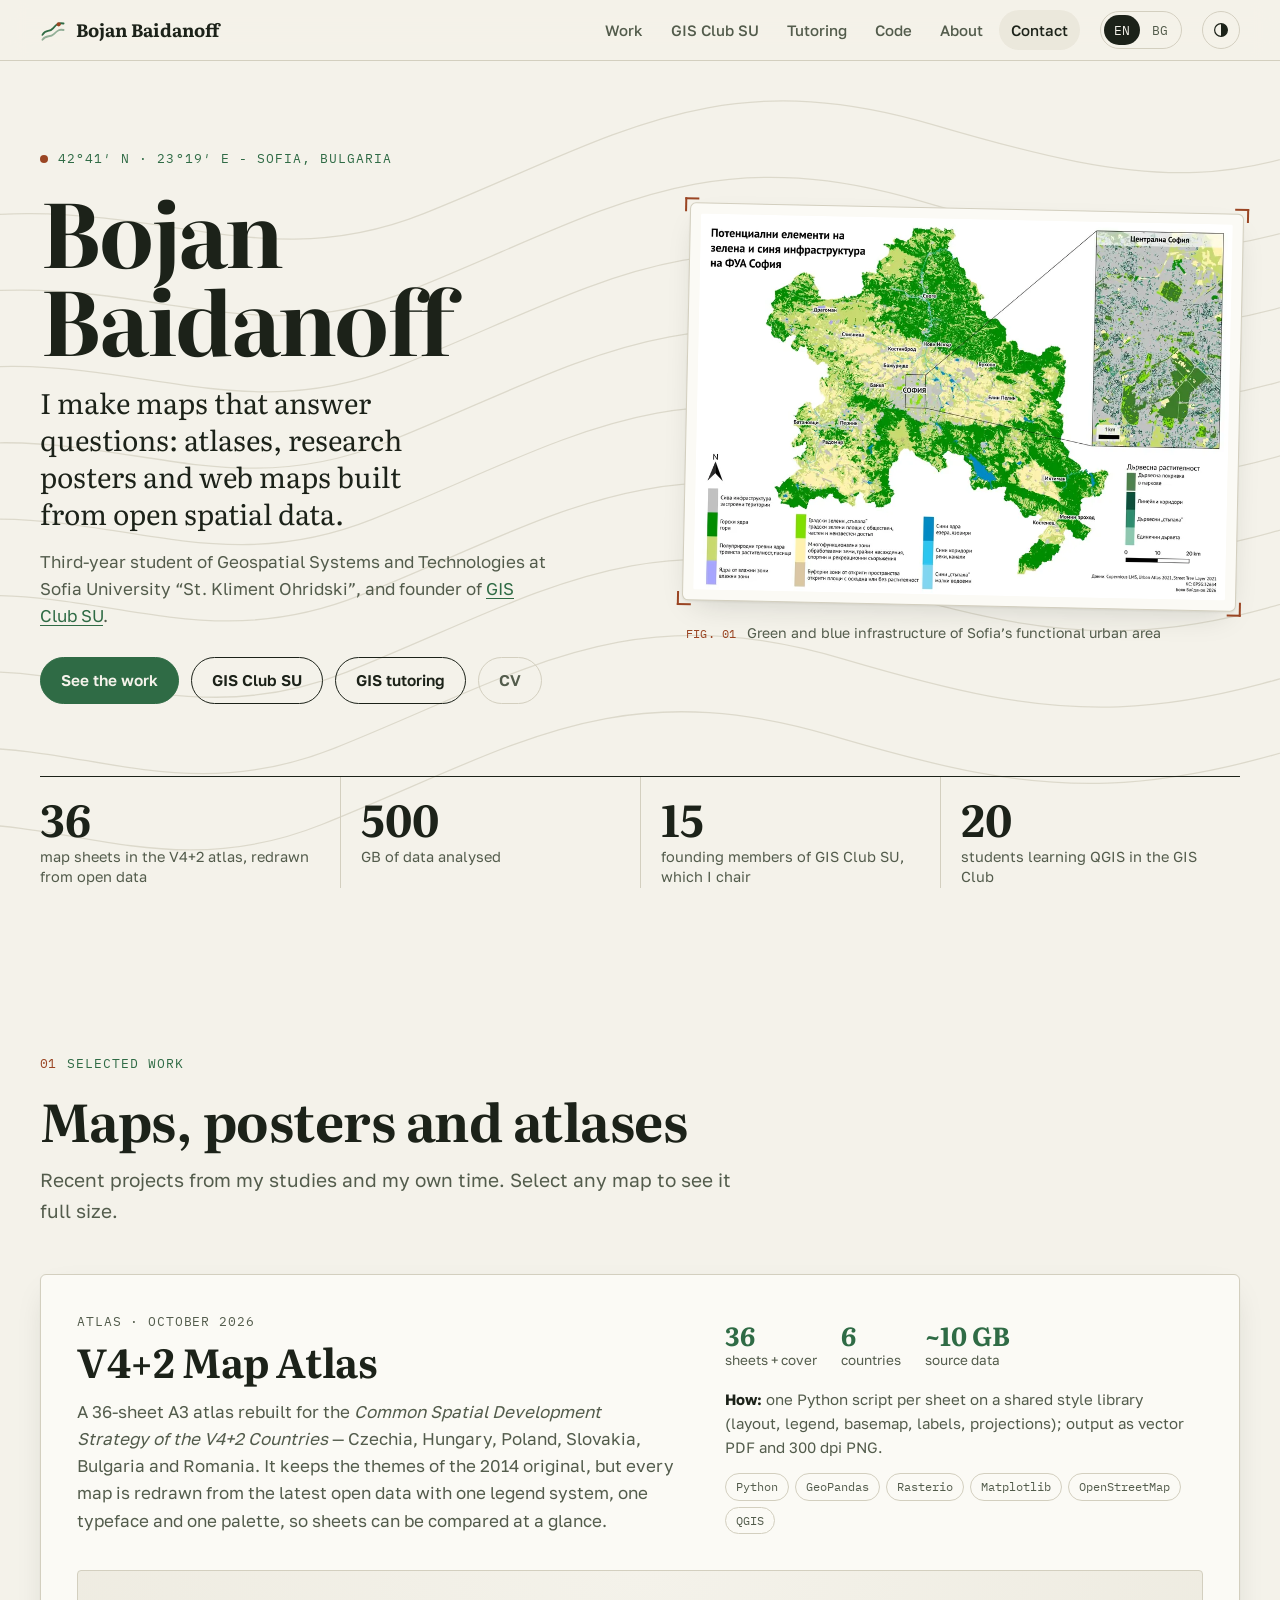
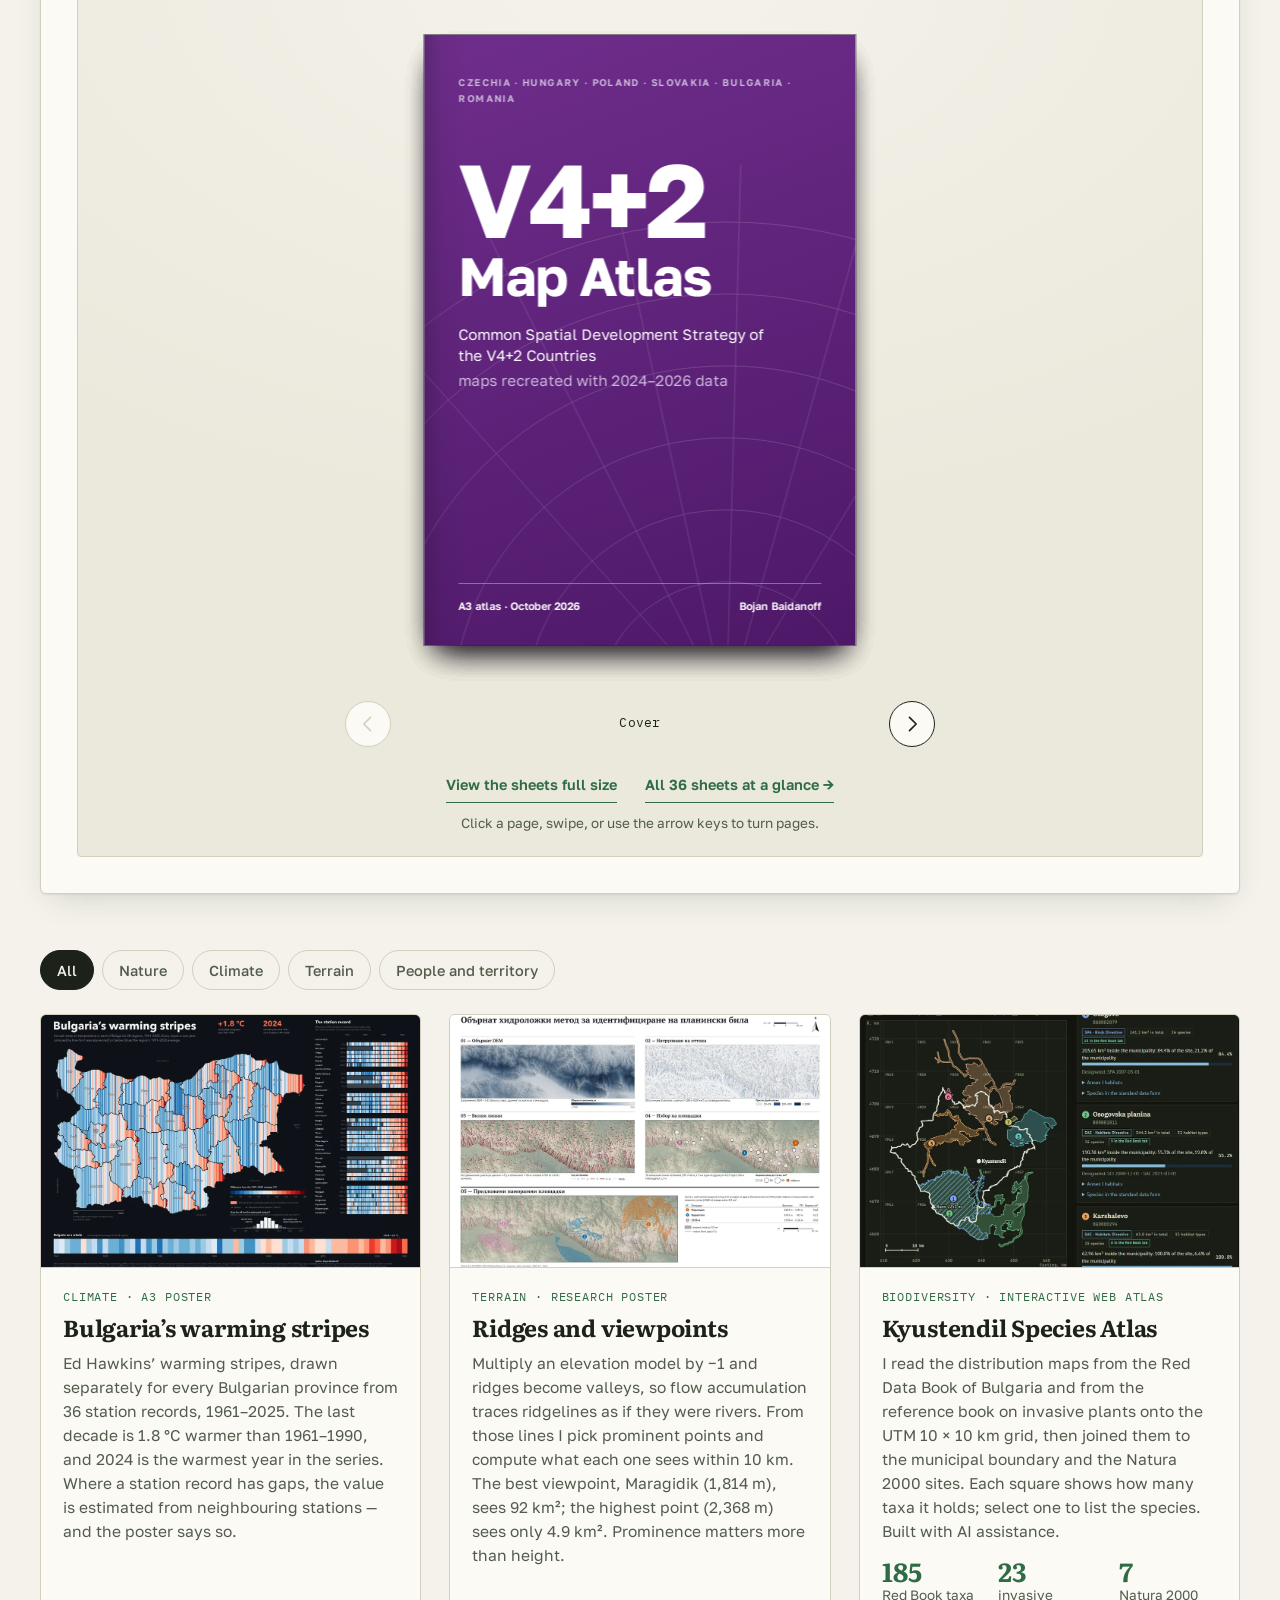
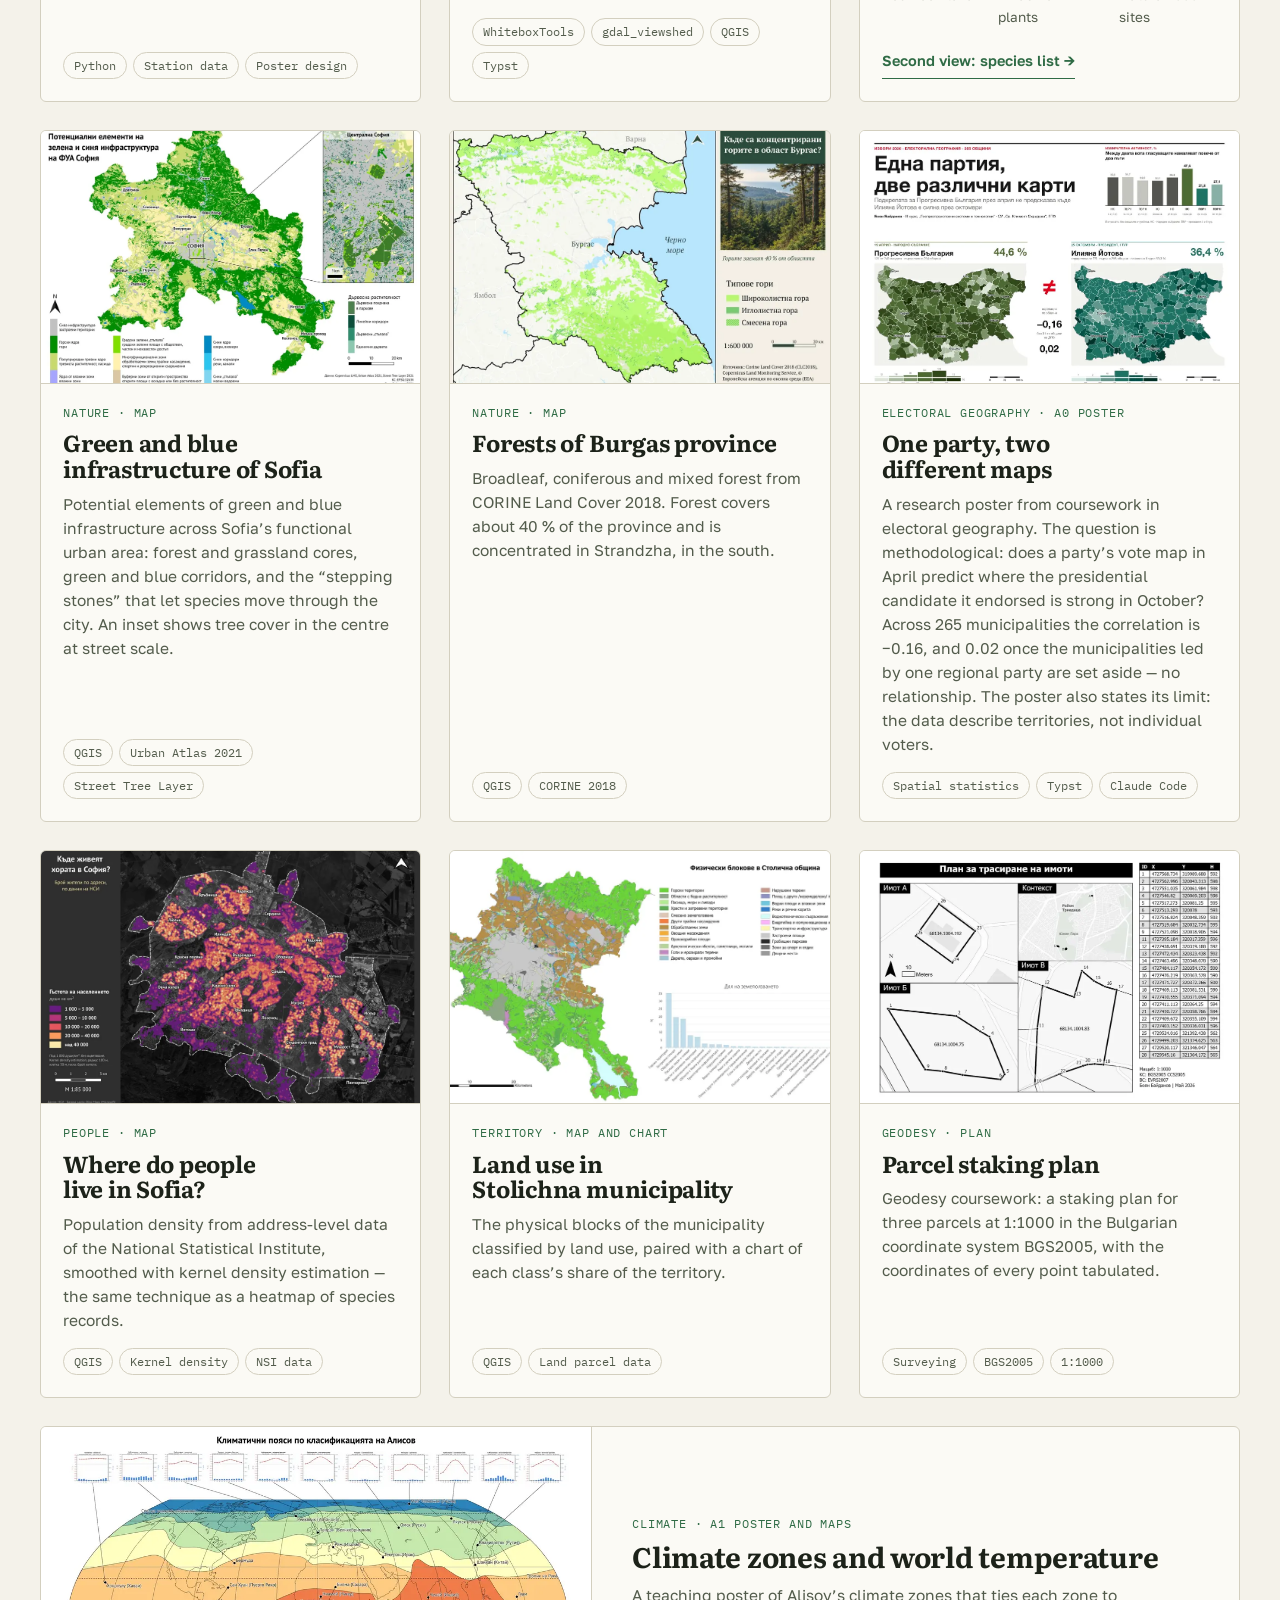
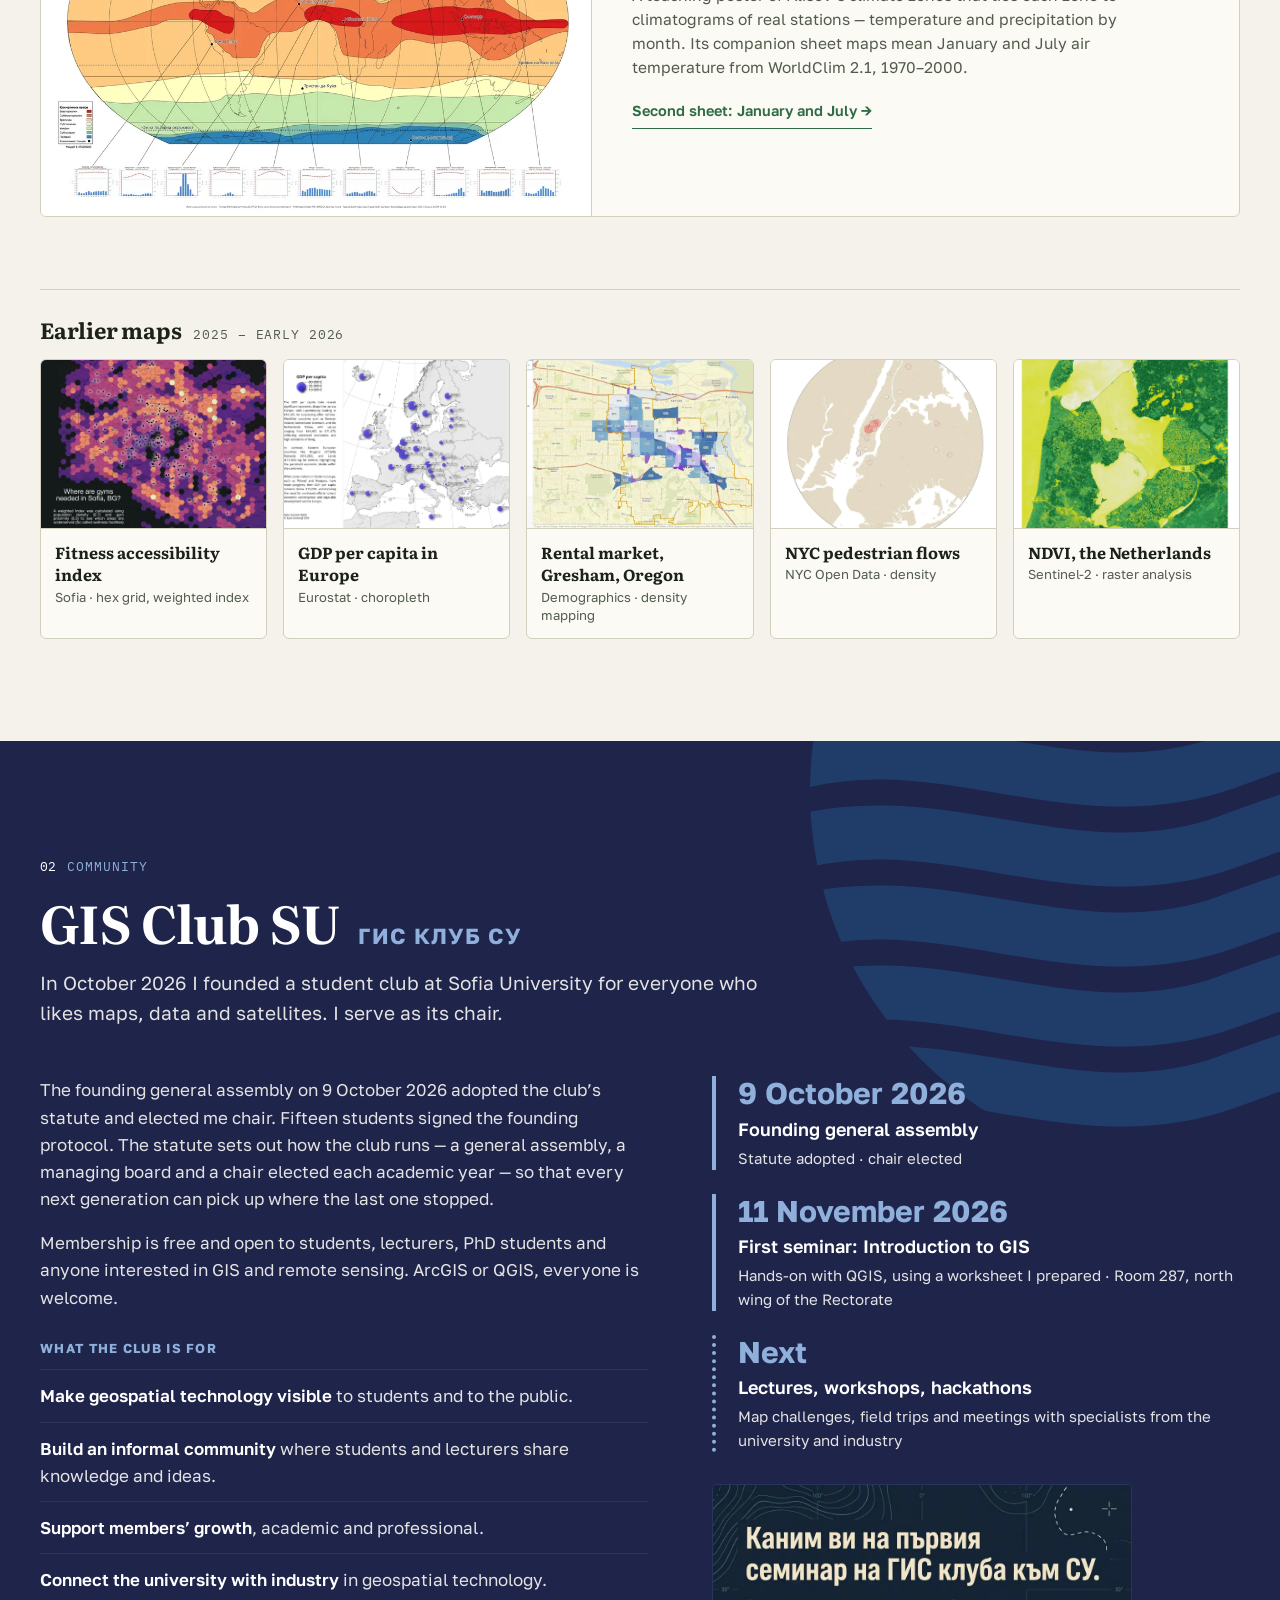
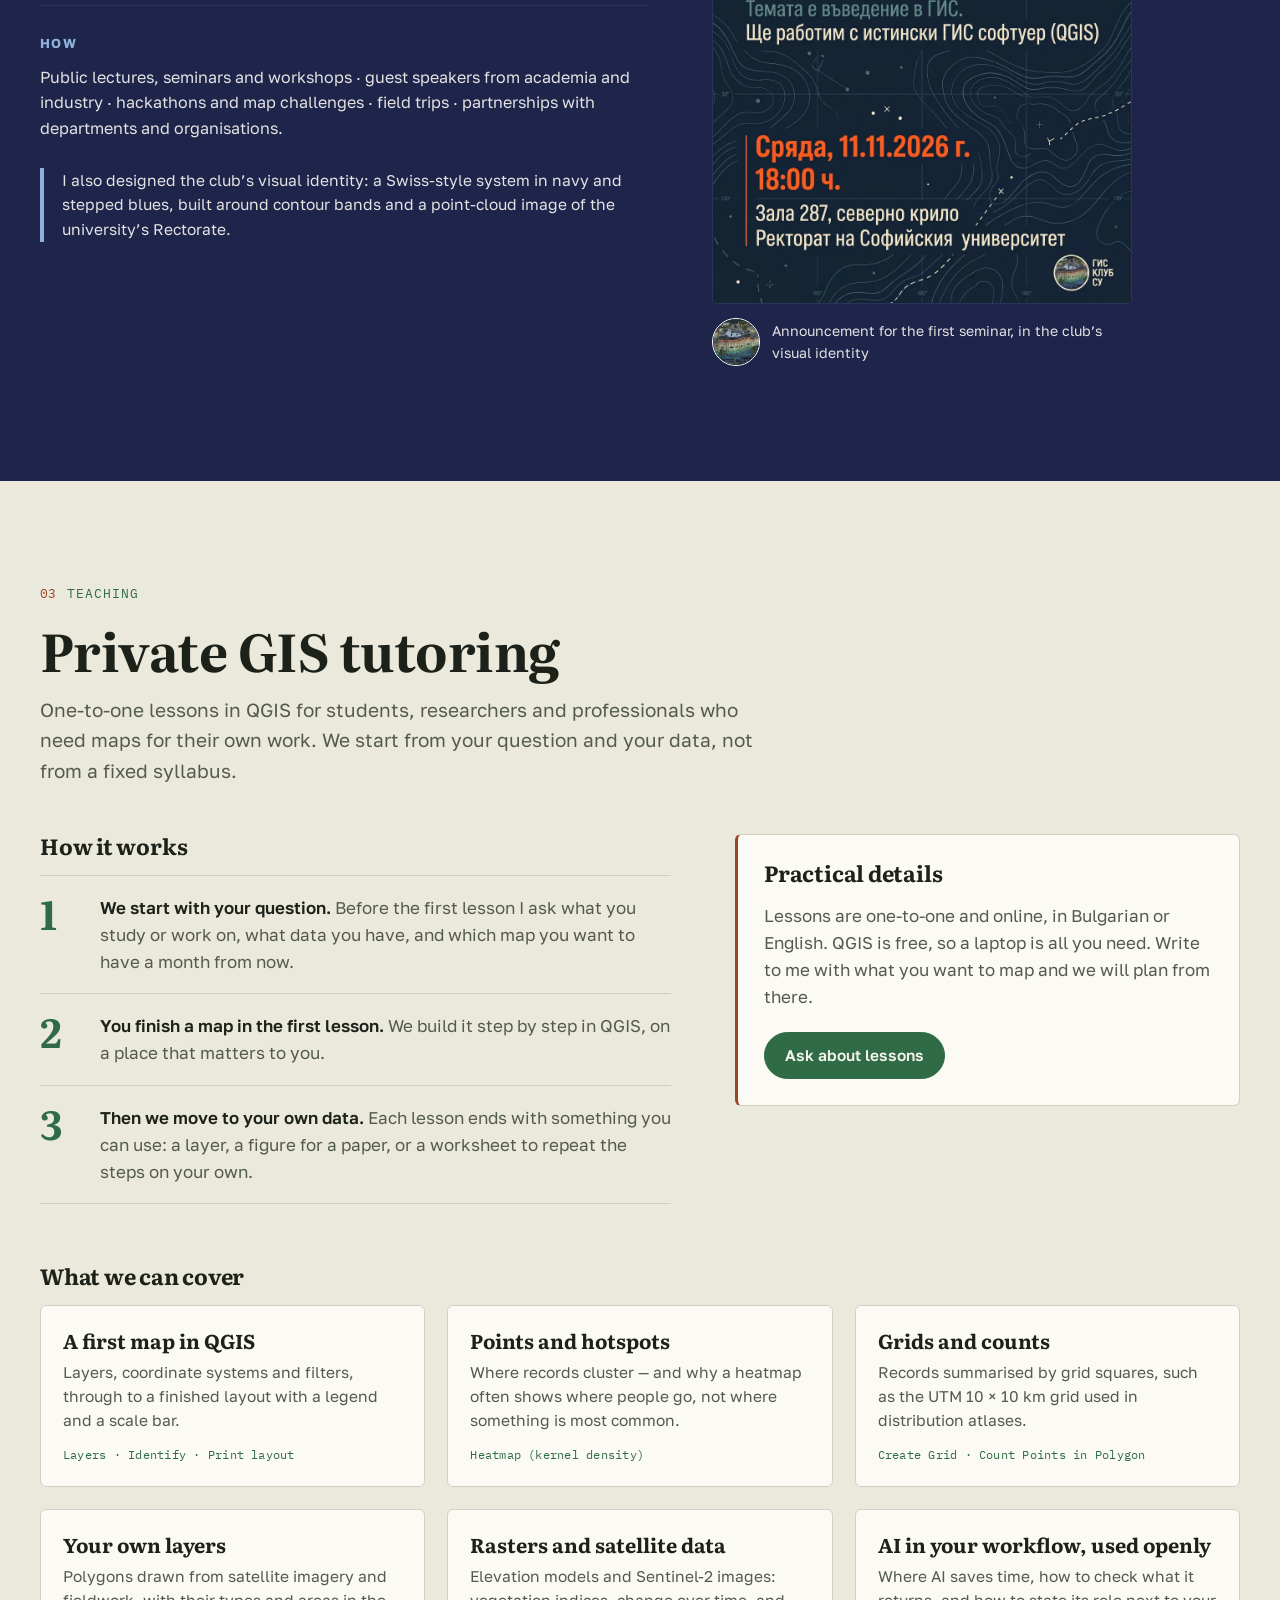
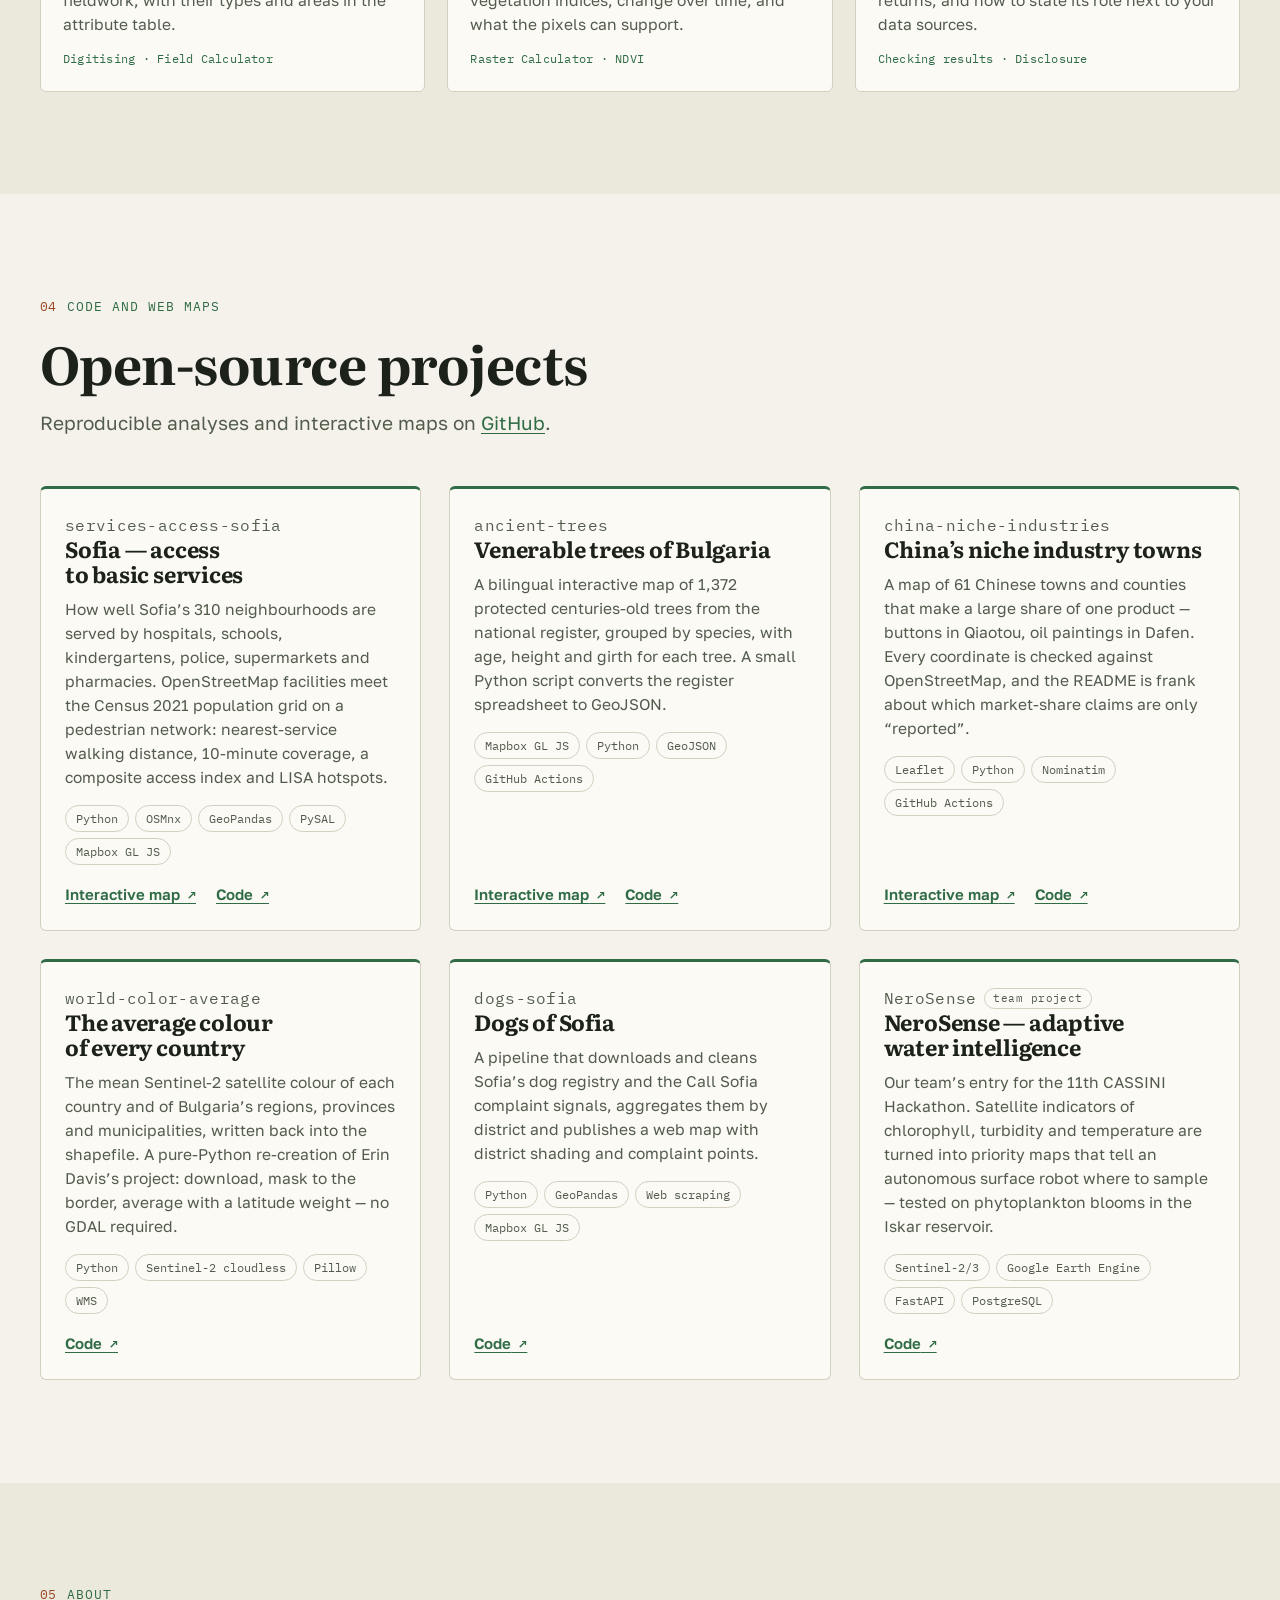
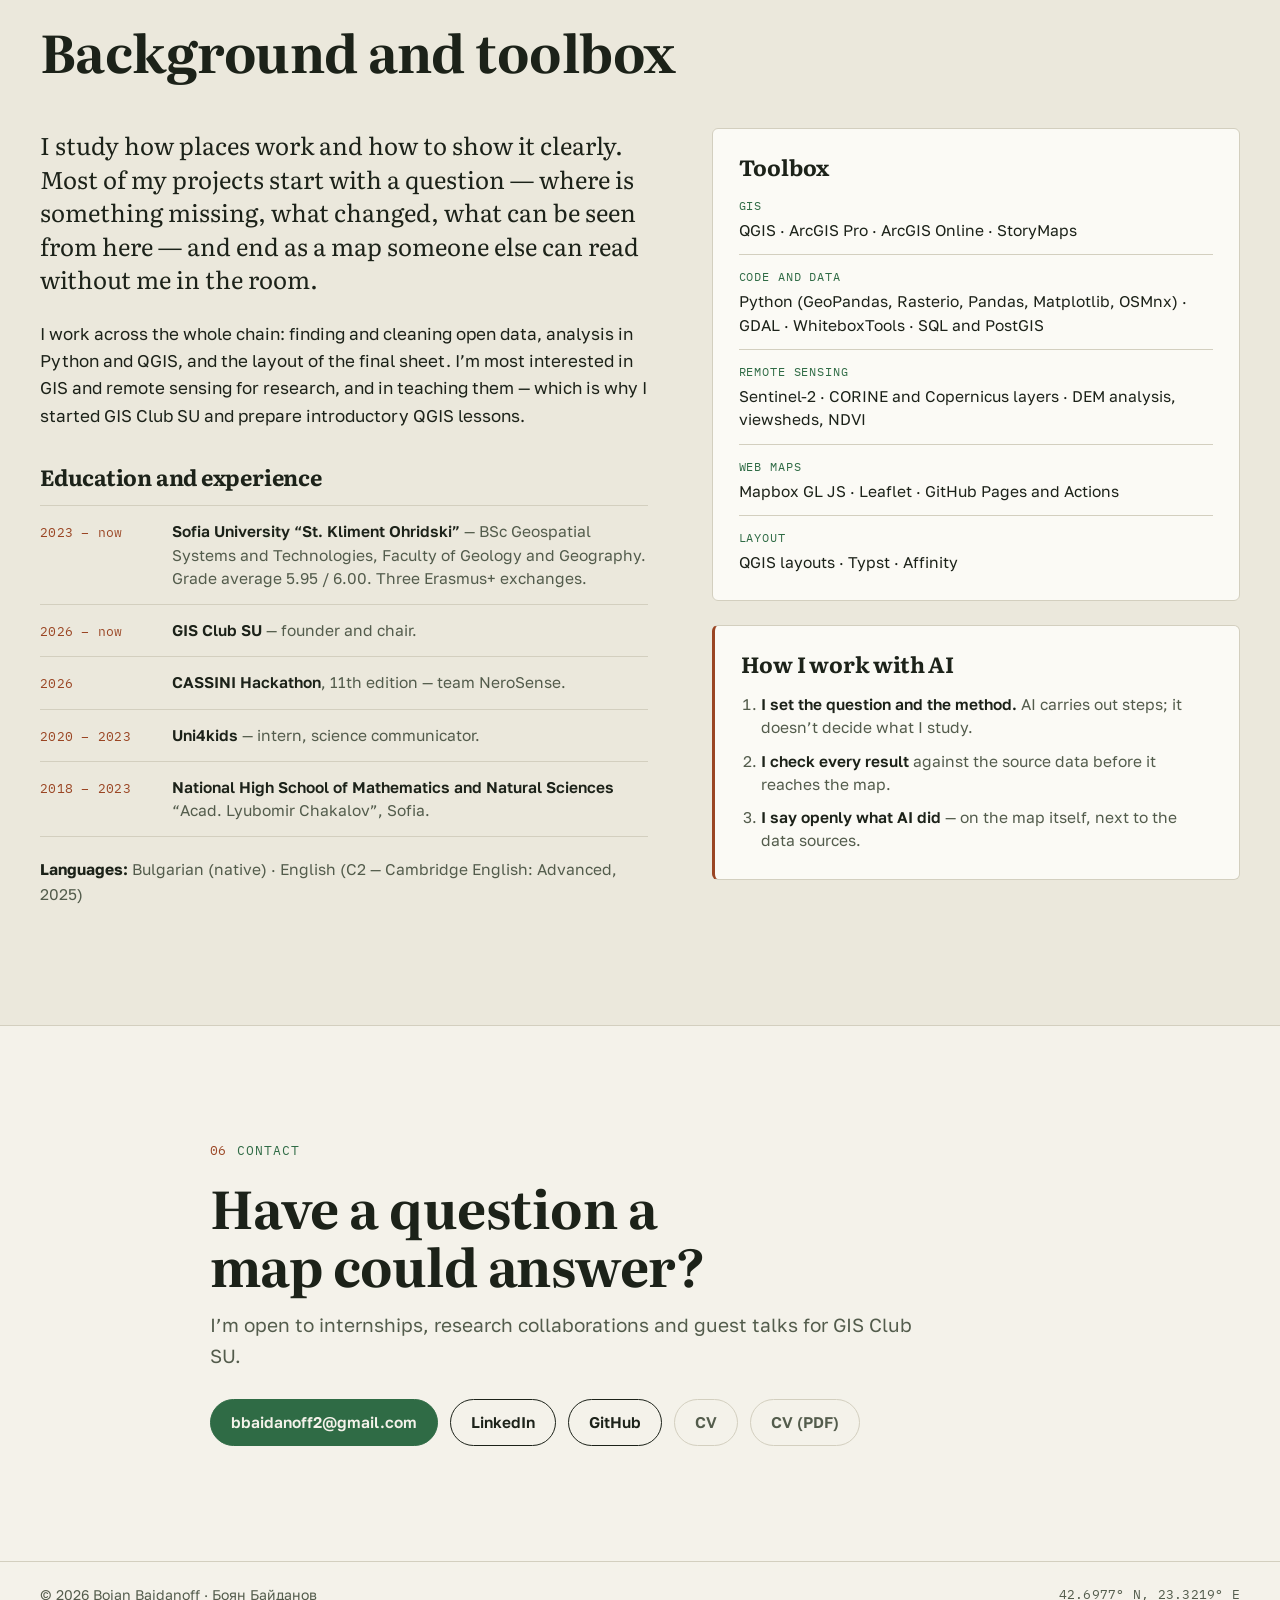
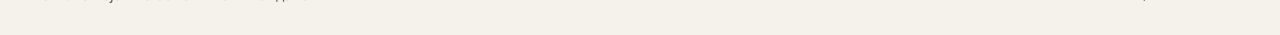
<file: index.html>
<!doctype html>
<html lang="en">
<head>
<meta charset="utf-8">
<meta name="viewport" content="width=device-width, initial-scale=1">
<!-- Generated by build.py from content/en.md. Edit that file, then run: python3 build.py -->
<title>Bojan Baidanoff — GIS, cartography and spatial analysis</title>
<meta name="description" content="Portfolio of Bojan Baidanoff, Geospatial Systems and Technologies student at Sofia University and founder of GIS Club SU: map atlases, climate and terrain posters, biodiversity web atlases and open-source spatial analysis.">
<meta name="author" content="Bojan Baidanoff">
<link rel="canonical" href="https://bbaid.github.io/">
<link rel="alternate" hreflang="en" href="https://bbaid.github.io/">
<link rel="alternate" hreflang="bg" href="https://bbaid.github.io/bg/">
<meta property="og:type" content="website">
<meta property="og:url" content="https://bbaid.github.io/">
<meta property="og:title" content="Bojan Baidanoff — GIS, cartography and spatial analysis">
<meta property="og:description" content="Map atlases, climate and terrain posters, biodiversity web atlases and open-source spatial analysis. Founder of GIS Club SU at Sofia University.">
<meta property="og:image" content="https://bbaid.github.io/assets/img/og-cover.jpg">
<meta name="twitter:card" content="summary_large_image">
<meta name="theme-color" content="#f4f2ea" media="(prefers-color-scheme: light)">
<meta name="theme-color" content="#141a15" media="(prefers-color-scheme: dark)">
<link rel="icon" href="data:image/svg+xml,%3Csvg xmlns='http://www.w3.org/2000/svg' viewBox='0 0 64 64'%3E%3Crect width='64' height='64' rx='12' fill='%231c2219'/%3E%3Cpath d='M10 44c8-14 14-4 22-14s12-12 22-10' fill='none' stroke='%239fd0a8' stroke-width='4' stroke-linecap='round'/%3E%3Cpath d='M10 54c8-12 16-4 24-12s12-10 20-8' fill='none' stroke='%239fd0a8' stroke-width='4' stroke-linecap='round' opacity='.55'/%3E%3Ccircle cx='44' cy='20' r='5' fill='%23e08a63'/%3E%3C/svg%3E">
<link rel="preconnect" href="https://fonts.googleapis.com">
<link rel="preconnect" href="https://fonts.gstatic.com" crossorigin>
<link href="https://fonts.googleapis.com/css2?family=Golos+Text:wght@400;500;600;700&family=IBM+Plex+Mono:wght@400;500&family=Literata:opsz,wght@7..72,400;7..72,600;7..72,700&display=swap" rel="stylesheet">
<link rel="stylesheet" href="assets/css/style.css">
<script>
/* Apply a saved theme before first paint. */
try { var t = localStorage.getItem('theme'); if (t === 'light' || t === 'dark') document.documentElement.dataset.theme = t; } catch (e) {}
</script>
</head>
<body>
<a class="skip" href="#main">Skip to content</a>

<header class="site-header" id="top">
  <div class="wrap header-row">
    <a class="brand" href="#top" aria-label="Bojan Baidanoff, back to top">
      <svg class="brand-mark" viewBox="0 0 32 32" aria-hidden="true"><path d="M3 22c5-8 8-2 13-8s7-7 13-6" /><path d="M3 28c5-7 9-2 14-7s7-6 12-5" /><circle cx="23" cy="9" r="2.6" /></svg>
      <span class="brand-name">Bojan Baidanoff</span>
    </a>
    <nav class="nav" aria-label="Sections">
      <a href="#work">Work</a>
      <a href="#club">GIS Club SU</a>
      <a href="#tutoring">Tutoring</a>
      <a href="#code">Code</a>
      <a href="#about">About</a>
      <a href="#contact">Contact</a>
    </nav>
    <div class="lang" role="group" aria-label="Language" data-lang-toggle><a href="./" lang="en" hreflang="en" aria-current="true">EN</a><a href="bg/" lang="bg" hreflang="bg">BG</a></div>
    <button class="theme-toggle" type="button" id="themeToggle" aria-label="Switch colour theme">
      <svg viewBox="0 0 24 24" aria-hidden="true"><circle cx="12" cy="12" r="8.5" /><path d="M12 3.5v17a8.5 8.5 0 0 0 0-17z" class="half" /></svg>
    </button>
  </div>
</header>

<main id="main">

<!-- ───────────── Hero ───────────── -->
<section class="hero">
  <svg class="hero-contours" viewBox="0 0 1200 700" preserveAspectRatio="xMidYMid slice" aria-hidden="true">
    <g fill="none" stroke="currentColor" stroke-width="1">
      <path d="M-20 560C120 500 210 600 360 540S590 420 760 470s250 60 470-30"/>
      <path d="M-20 500C130 440 220 540 370 480S600 360 770 410s250 60 460-30"/>
      <path d="M-20 440C140 380 230 480 380 420S610 300 780 350s250 60 450-30"/>
      <path d="M-20 380C150 320 240 420 390 360S620 240 790 290s250 60 440-30"/>
      <path d="M-20 320C160 260 250 360 400 300S630 180 800 230s250 60 430-30"/>
      <path d="M-20 260C170 200 260 300 410 240S640 120 810 170s250 60 420-30"/>
      <path d="M-20 200C180 140 270 240 420 180S650 60 820 110s250 60 410-30"/>
      <path d="M-20 140C190 80 280 180 430 120S660 0 830 50s250 60 400-30"/>
      <path d="M-20 620C110 560 200 660 350 600S580 480 750 530s250 60 480-30"/>
    </g>
  </svg>
  <div class="wrap hero-grid">
    <div class="hero-text">
      <p class="eyebrow"><span class="dot"></span>42°41′ N · 23°19′ E - Sofia, Bulgaria</p>
      <h1>Bojan Baidanoff</h1>
      <p class="hero-lead">I make maps that answer questions: atlases, research posters and web maps built from open spatial data.</p>
      <p class="hero-sub">Third-year student of Geospatial Systems and Technologies at Sofia University “St. Kliment Ohridski”, and founder of <a href="#club">GIS Club SU</a>.</p>
      <div class="cta-row">
        <a class="btn btn-primary" href="#work">See the work</a>
        <a class="btn" href="#club">GIS Club SU</a>
        <a class="btn" href="#tutoring">GIS tutoring</a>
        <a class="btn btn-ghost" href="cv/">CV</a>
      </div>
    </div>
    <figure class="hero-map">
      <button class="frame" type="button" data-lightbox data-group="gbi" data-full="assets/img/sofia-green-blue.webp" data-caption="Potential elements of green and blue infrastructure in the functional urban area of Sofia, 2026. Data: Copernicus Land Monitoring Service, Urban Atlas 2021, Street Tree Layer 2021.">
        <img src="assets/img/sofia-green-blue-sm.webp" width="1000" height="707" fetchpriority="high" alt="Map of forest and grassland cores, green corridors and water bodies across the functional urban area of Sofia">
        <span class="tick tl"></span><span class="tick tr"></span><span class="tick bl"></span><span class="tick br"></span>
      </button>
      <figcaption><span class="mono">FIG. 01</span> Green and blue infrastructure of Sofia’s functional urban area</figcaption>
    </figure>
  </div>

  <div class="wrap">
    <dl class="facts">
      <div><dt>36</dt><dd>map sheets in the V4+2 atlas, redrawn from open data</dd></div>
      <div><dt>500</dt><dd>GB of data analysed</dd></div>
      <div><dt>15</dt><dd>founding members of GIS Club SU, which I chair</dd></div>
      <div><dt>20</dt><dd>students learning QGIS in the GIS Club</dd></div>
    </dl>
  </div>
</section>

<!-- ───────────── Work ───────────── -->
<section class="section" id="work">
  <div class="wrap">
    <header class="section-head">
      <p class="eyebrow"><span class="mono">01</span> Selected work</p>
      <h2>Maps, posters and atlases</h2>
      <p class="section-lead">Recent projects from my studies and my own time. Select any map to see it full size.</p>
    </header>

    <!-- Featured: V4+2 atlas, as a book with turning pages -->
    <article class="feature reveal" id="atlas">
      <div class="feature-head">
        <div class="feature-body">
          <p class="kicker">Atlas · October 2026</p>
          <h3>V4+2 Map Atlas</h3>
          <p>A 36-sheet A3 atlas rebuilt for the <em>Common Spatial Development Strategy of the V4+2 Countries</em> — Czechia, Hungary, Poland, Slovakia, Bulgaria and Romania. It keeps the themes of the 2014 original, but every map is redrawn from the latest open data with one legend system, one typeface and one palette, so sheets can be compared at a glance.</p>
        </div>
        <div class="feature-aside">
          <dl class="mini-facts">
            <div><dt>36</dt><dd>sheets + cover</dd></div>
            <div><dt>6</dt><dd>countries</dd></div>
            <div><dt>~10 GB</dt><dd>source data</dd></div>
          </dl>
          <p class="method"><b>How:</b> one Python script per sheet on a shared style library (layout, legend, basemap, labels, projections); output as vector PDF and 300 dpi PNG.</p>
          <ul class="tags"><li>Python</li><li>GeoPandas</li><li>Rasterio</li><li>Matplotlib</li><li>OpenStreetMap</li><li>QGIS</li></ul>
        </div>
      </div>

      <div class="book-wrap">
        <div class="book" id="atlasBook" tabindex="0" role="group" aria-roledescription="book" aria-label="V4+2 Map Atlas, six selected sheets. Use the left and right arrow keys to turn pages.">
          <ol class="book-pages">
            <li class="page page-cover" data-title="Cover">
              <svg class="cover-art" viewBox="0 0 300 424" preserveAspectRatio="xMidYMid slice" aria-hidden="true">
                <g fill="none" stroke="#fff" stroke-width="0.6">
                  <circle cx="210" cy="470" r="90"/><circle cx="210" cy="470" r="140"/><circle cx="210" cy="470" r="190"/><circle cx="210" cy="470" r="240"/><circle cx="210" cy="470" r="290"/><circle cx="210" cy="470" r="340"/>
                  <path d="M210 470L-40 190M210 470L40 130M210 470L130 100M210 470L220 90M210 470L310 110M210 470L390 170"/>
                </g>
              </svg>
              <p class="cover-kicker">Czechia · Hungary · Poland · Slovakia · Bulgaria · Romania</p>
              <p class="cover-title"><b>V4+2</b> Map Atlas</p>
              <p class="cover-sub">Common Spatial Development Strategy of the V4+2 Countries <span>maps recreated with 2024–2026 data</span></p>
              <p class="cover-foot"><span>A3 atlas · October 2026</span><span>Bojan Baidanoff</span></p>
            </li>
            <li class="page page-text" data-title="Contents">
              <p class="pt-kicker">V4+2 Map Atlas</p>
              <p class="pt-title">Contents</p>
              <dl class="pt-toc">
                <div><dt>Development poles and axes</dt><dd>1</dd></div>
                <div><dt>Transport networks</dt><dd>2–5</dd></div>
                <div><dt>Technical infrastructure</dt><dd>6–8</dd></div>
                <div><dt>Socio-economic conditions</dt><dd>9–12a</dd></div>
                <div><dt>Environmental conditions</dt><dd>13–18</dd></div>
                <div><dt>Barriers of spatial development</dt><dd>19–28</dd></div>
                <div><dt>European context</dt><dd>A3-1–4</dd></div>
              </dl>
              <p class="pt-note">This web edition shows six of the 36 sheets: figures 1, 3, 8, 10, 10a and 21.</p>
            </li>
            <li class="page page-map" data-title="Fig. 1 · Development poles and axes" data-full="assets/img/atlas/fig01.webp" data-caption="Fig. 1 — Development poles and axes of the V4+2 countries, with the cross-border situations of 2014 re-assessed for 2026.">
              <img src="assets/img/atlas/fig01.webp" width="1414" height="2000" loading="lazy" alt="Atlas sheet: main and secondary development poles joined by axes across the six countries, with five numbered border situations">
            </li>
            <li class="page page-map" data-title="Fig. 3 · Road network" data-full="assets/img/atlas/fig03.webp" data-caption="Fig. 3 — Road network of the V4+2 countries: motorways, expressways and other TEN-T roads by status, and cross-border gaps, 2026.">
              <img src="assets/img/atlas/fig03.webp" width="1414" height="2000" loading="lazy" alt="Atlas sheet: motorways and expressways in dark red by status, with six cross-border gaps marked">
            </li>
            <li class="page page-map" data-title="Fig. 8 · Crude oil pipelines" data-full="assets/img/atlas/fig08.webp" data-caption="Fig. 8 — Crude oil pipelines of the V4+2 countries and their neighbours: operating, idle, proposed and under construction, 2026.">
              <img src="assets/img/atlas/fig08.webp" width="1414" height="2000" loading="lazy" alt="Atlas sheet: crude oil pipelines such as Druzhba and Adria drawn in black over a relief base map">
            </li>
            <li class="page page-map" data-title="Fig. 10 · Net migration, Europe" data-full="assets/img/atlas/fig10.webp" data-caption="Fig. 10 — Net migration in Europe by NUTS 3 regions, per 1 000 inhabitants, 2024.">
              <img src="assets/img/atlas/fig10.webp" width="1414" height="2000" loading="lazy" alt="Atlas sheet: choropleth of net migration across Europe, blue for emigration and orange for immigration">
            </li>
            <li class="page page-map" data-title="Fig. 10a · Net migration, V4+2" data-full="assets/img/atlas/fig10a.webp" data-caption="Fig. 10a — Net migration in the V4+2 countries by NUTS 3 region, per 1 000 inhabitants, 2024.">
              <img src="assets/img/atlas/fig10a.webp" width="1414" height="2000" loading="lazy" alt="Atlas sheet: the same net migration data zoomed to the six countries, with the value printed in each region">
            </li>
            <li class="page page-map" data-title="Fig. 21 · Nature protection vs planned transport" data-full="assets/img/atlas/fig21.webp" data-caption="Fig. 21 — Nature protection versus planned transport networks in the V4+2 countries.">
              <img src="assets/img/atlas/fig21.webp" width="1521" height="2151" loading="lazy" alt="Atlas sheet: protected areas in green crossed by planned road and rail corridors">
            </li>
            <li class="page page-text" data-title="About the atlas">
              <p class="pt-kicker">In the full atlas</p>
              <p class="pt-title">30 more sheets</p>
              <p class="pt-body">Railways, waterways and airports; electricity and gas; natural change, GDP and unemployment; biogeographic regions, protected areas, Natura 2000 and land cover; nine barrier sheets and four maps of the European context.</p>
              <p class="pt-kicker pt-gap">Sources</p>
              <p class="pt-small">OpenStreetMap contributors (ODbL) · Eurostat and GISCO (© EuroGeographics) · EEA · Copernicus · European Commission TENtec · Global Energy Monitor (CC BY 4.0) · GIE · ENTSO-E · UNEP-WCMC and IUCN Protected Planet · OurAirports · Natural Earth. Full source notes are in the footnote of each sheet.</p>
              <p class="pt-small">Original strategy: ÚÚR, Brno, 2014.</p>
            </li>
            <li class="page page-cover page-back" data-title="Back cover">
              <svg class="cover-art" viewBox="0 0 300 424" preserveAspectRatio="xMidYMid slice" aria-hidden="true">
                <g fill="none" stroke="#fff" stroke-width="0.6">
                  <circle cx="90" cy="470" r="90"/><circle cx="90" cy="470" r="140"/><circle cx="90" cy="470" r="190"/><circle cx="90" cy="470" r="240"/><circle cx="90" cy="470" r="290"/><circle cx="90" cy="470" r="340"/>
                </g>
              </svg>
              <p class="cover-foot"><span>V4+2 Map Atlas</span><span>October 2026</span></p>
            </li>
          </ol>
        </div>

        <div class="book-bar">
          <button type="button" class="book-btn" data-book-prev aria-label="Previous page" aria-controls="atlasBook">
            <svg viewBox="0 0 24 24" aria-hidden="true"><path d="M15 4l-8 8 8 8"/></svg>
          </button>
          <p class="book-label" data-book-label aria-live="polite">Cover</p>
          <button type="button" class="book-btn" data-book-next aria-label="Next page" aria-controls="atlasBook">
            <svg viewBox="0 0 24 24" aria-hidden="true"><path d="M9 4l8 8-8 8"/></svg>
          </button>
        </div>
        <p class="book-actions">
          <button type="button" class="more" data-book-zoom>View the sheets full size</button>
          <button type="button" class="more" data-lightbox data-group="v4-overview" data-full="assets/img/v4-atlas-overview.webp" data-caption="All sheets of the V4+2 Map Atlas side by side: transport, technical infrastructure, population, economy, environment and barriers.">All 36 sheets at a glance →</button>
        </p>
        <p class="book-hint">Click a page, swipe, or use the arrow keys to turn pages.</p>
      </div>
    </article>

    <div class="filters" role="group" aria-label="Filter projects by theme">
      <button type="button" class="chip is-active" data-filter="all" aria-pressed="true">All</button>
      <button type="button" class="chip" data-filter="nature" aria-pressed="false">Nature</button>
      <button type="button" class="chip" data-filter="climate" aria-pressed="false">Climate</button>
      <button type="button" class="chip" data-filter="terrain" aria-pressed="false">Terrain</button>
      <button type="button" class="chip" data-filter="people" aria-pressed="false">People and territory</button>
    </div>

    <div class="grid" id="projectGrid">

      <article class="card reveal" data-cat="climate">
        <button class="card-media" type="button" data-label="View map" data-lightbox data-group="stripes" data-full="assets/img/warming-stripes.webp" data-caption="Bulgaria’s warming stripes: one set of stripes per province, 1961–2025, with the records of 36 stations.">
          <img src="assets/img/warming-stripes-sm.webp" width="1000" height="707" loading="lazy" alt="Dark poster of Bulgaria where each province is filled with blue-to-red climate stripes">
        </button>
        <div class="card-body">
          <p class="kicker">Climate · A3 poster</p>
          <h3>Bulgaria’s warming stripes</h3>
          <p>Ed Hawkins’ warming stripes, drawn separately for every Bulgarian province from 36 station records, 1961–2025. The last decade is 1.8 °C warmer than 1961–1990, and 2024 is the warmest year in the series. Where a station record has gaps, the value is estimated from neighbouring stations — and the poster says so.</p>
          <ul class="tags"><li>Python</li><li>Station data</li><li>Poster design</li></ul>
        </div>
      </article>

      <article class="card reveal" data-cat="terrain">
        <button class="card-media" type="button" data-label="View map" data-lightbox data-group="ridges" data-full="assets/img/ridges-viewpoints.webp" data-caption="An inverted hydrological method for identifying mountain ridges, in five steps: inverted DEM, flow accumulation, ridgelines, viewpoint selection and visibility.">
          <img src="assets/img/ridges-viewpoints-sm.webp" width="1000" height="707" loading="lazy" alt="Five-panel poster showing an inverted elevation model, flow accumulation, ridgelines and viewsheds">
        </button>
        <div class="card-body">
          <p class="kicker">Terrain · Research poster</p>
          <h3>Ridges and viewpoints</h3>
          <p>Multiply an elevation model by −1 and ridges become valleys, so flow accumulation traces ridgelines as if they were rivers. From those lines I pick prominent points and compute what each one sees within 10 km. The best viewpoint, Maragidik (1,814 m), sees 92 km²; the highest point (2,368 m) sees only 4.9 km². Prominence matters more than height.</p>
          <ul class="tags"><li>WhiteboxTools</li><li>gdal_viewshed</li><li>QGIS</li><li>Typst</li></ul>
        </div>
      </article>

      <article class="card reveal" data-cat="nature">
        <button class="card-media" type="button" data-label="View map" data-lightbox data-group="kyustendil" data-full="assets/img/kyustendil-atlas.webp" data-caption="Kyustendil Species Atlas: Natura 2000 sites over the UTM 10 × 10 km grid, with each site’s overlap with the municipality.">
          <img src="assets/img/kyustendil-atlas-sm.webp" width="1000" height="832" loading="lazy" alt="Dark web interface with a map of Kyustendil municipality, protected sites and a 10 km grid">
        </button>
        <div class="card-body">
          <p class="kicker">Biodiversity · Interactive web atlas</p>
          <h3>Kyustendil Species Atlas</h3>
          <p>I read the distribution maps from the Red Data Book of Bulgaria and from the reference book on invasive plants onto the UTM 10 × 10 km grid, then joined them to the municipal boundary and the Natura 2000 sites. Each square shows how many taxa it holds; select one to list the species. Built with AI assistance.</p>
          <dl class="mini-facts">
            <div><dt>185</dt><dd>Red Book taxa</dd></div>
            <div><dt>23</dt><dd>invasive plants</dd></div>
            <div><dt>7</dt><dd>Natura 2000 sites</dd></div>
          </dl>
          <button class="more" type="button" data-lightbox data-group="kyustendil" data-full="assets/img/kyustendil-species.webp" data-caption="Kyustendil Species Atlas: selecting a grid square lists its invasive plants with photos and field notes.">Second view: species list →</button>
        </div>
      </article>

      <article class="card reveal" data-cat="nature">
        <button class="card-media" type="button" data-label="View map" data-lightbox data-group="gbi" data-full="assets/img/sofia-green-blue.webp" data-caption="Potential elements of green and blue infrastructure in the functional urban area of Sofia, 2026. Data: Copernicus Land Monitoring Service, Urban Atlas 2021, Street Tree Layer 2021.">
          <img src="assets/img/sofia-green-blue-sm.webp" width="1000" height="707" loading="lazy" alt="Map of forest cores, grassland cores, corridors and water bodies around Sofia, with an inset of the city centre">
        </button>
        <div class="card-body">
          <p class="kicker">Nature · Map</p>
          <h3>Green and blue infrastructure of Sofia</h3>
          <p>Potential elements of green and blue infrastructure across Sofia’s functional urban area: forest and grassland cores, green and blue corridors, and the “stepping stones” that let species move through the city. An inset shows tree cover in the centre at street scale.</p>
          <ul class="tags"><li>QGIS</li><li>Urban Atlas 2021</li><li>Street Tree Layer</li></ul>
        </div>
      </article>

      <article class="card reveal" data-cat="nature">
        <button class="card-media" type="button" data-label="View map" data-lightbox data-group="burgas" data-full="assets/img/burgas-forests.webp" data-caption="Where are the forests of Burgas province concentrated? Broadleaf, coniferous and mixed forest from CORINE Land Cover 2018.">
          <img src="assets/img/burgas-forests-sm.webp" width="1000" height="708" loading="lazy" alt="Map of Burgas province with forest cover in shades of green, densest in the south">
        </button>
        <div class="card-body">
          <p class="kicker">Nature · Map</p>
          <h3>Forests of Burgas province</h3>
          <p>Broadleaf, coniferous and mixed forest from CORINE Land Cover 2018. Forest covers about 40 % of the province and is concentrated in Strandzha, in the south.</p>
          <ul class="tags"><li>QGIS</li><li>CORINE 2018</li></ul>
        </div>
      </article>

      <article class="card reveal" data-cat="people">
        <button class="card-media media-top" type="button" data-label="View map" data-lightbox data-group="elections" data-full="assets/img/elections-2026.webp" data-caption="“One party, two different maps” — A0 research poster on the electoral geography of Bulgaria’s 2026 elections across 265 municipalities.">
          <img src="assets/img/elections-2026-sm.webp" width="991" height="1400" loading="lazy" alt="Research poster with two choropleth maps of Bulgaria by municipality, a turnout chart and a scatter plot">
        </button>
        <div class="card-body">
          <p class="kicker">Electoral geography · A0 poster</p>
          <h3>One party, two different maps</h3>
          <p>A research poster from coursework in electoral geography. The question is methodological: does a party’s vote map in April predict where the presidential candidate it endorsed is strong in October? Across 265 municipalities the correlation is −0.16, and 0.02 once the municipalities led by one regional party are set aside — no relationship. The poster also states its limit: the data describe territories, not individual voters.</p>
          <ul class="tags"><li>Spatial statistics</li><li>Typst</li><li>Claude Code</li></ul>
        </div>
      </article>

      <article class="card reveal" data-cat="people">
        <button class="card-media" type="button" data-label="View map" data-lightbox data-group="population" data-full="assets/img/sofia-population.webp" data-caption="Where do people live in Sofia? Population density from address-level NSI data, smoothed with kernel density estimation.">
          <img src="assets/img/sofia-population-sm.webp" width="1000" height="708" loading="lazy" alt="Dark map of Sofia with population density glowing from purple to orange">
        </button>
        <div class="card-body">
          <p class="kicker">People · Map</p>
          <h3>Where do people live in Sofia?</h3>
          <p>Population density from address-level data of the National Statistical Institute, smoothed with kernel density estimation — the same technique as a heatmap of species records.</p>
          <ul class="tags"><li>QGIS</li><li>Kernel density</li><li>NSI data</li></ul>
        </div>
      </article>

      <article class="card reveal" data-cat="people">
        <button class="card-media" type="button" data-label="View map" data-lightbox data-group="landuse" data-full="assets/img/stolichna-landuse.webp" data-caption="Physical blocks in Stolichna municipality by land use, with a chart of each class’s share.">
          <img src="assets/img/stolichna-landuse-sm.webp" width="1000" height="563" loading="lazy" alt="Land-use map of Stolichna municipality next to a bar chart of land-use shares">
        </button>
        <div class="card-body">
          <p class="kicker">Territory · Map and chart</p>
          <h3>Land use in Stolichna municipality</h3>
          <p>The physical blocks of the municipality classified by land use, paired with a chart of each class’s share of the territory.</p>
          <ul class="tags"><li>QGIS</li><li>Land parcel data</li></ul>
        </div>
      </article>

      <article class="card reveal" data-cat="people terrain">
        <button class="card-media" type="button" data-label="View map" data-lightbox data-group="staking" data-full="assets/img/staking-plan.webp" data-caption="Staking plan for three parcels at 1:1000 in the Bulgarian coordinate system BGS2005, with the coordinate table of every point.">
          <img src="assets/img/staking-plan-sm.webp" width="1000" height="707" loading="lazy" alt="Black and white survey plan of three parcels with a table of point coordinates">
        </button>
        <div class="card-body">
          <p class="kicker">Geodesy · Plan</p>
          <h3>Parcel staking plan</h3>
          <p>Geodesy coursework: a staking plan for three parcels at 1:1000 in the Bulgarian coordinate system BGS2005, with the coordinates of every point tabulated.</p>
          <ul class="tags"><li>Surveying</li><li>BGS2005</li><li>1:1000</li></ul>
        </div>
      </article>

      <article class="card card-wide reveal" data-cat="climate">
        <button class="card-media" type="button" data-label="View map" data-lightbox data-group="climate" data-full="assets/img/alisov-climate.webp" data-caption="Climate zones after Alisov’s classification, with climatograms of stations around the world (A1 poster).">
          <img src="assets/img/alisov-climate-sm.webp" width="1000" height="707" loading="lazy" alt="World map of climate zones in warm and cool bands, surrounded by small station climatograms">
        </button>
        <div class="card-body">
          <p class="kicker">Climate · A1 poster and maps</p>
          <h3>Climate zones and world temperature</h3>
          <p>A teaching poster of Alisov’s climate zones that ties each zone to climatograms of real stations — temperature and precipitation by month. Its companion sheet maps mean January and July air temperature from WorldClim 2.1, 1970–2000.</p>
          <button class="more" type="button" data-lightbox data-group="climate" data-full="assets/img/world-temperature.webp" data-caption="Mean monthly air temperature in January and July, 1970–2000. Source: WorldClim 2.1.">Second sheet: January and July →</button>
        </div>
      </article>

    </div>

    <!-- Earlier work -->
    <div class="earlier reveal">
      <h3 class="sub-head">Earlier maps <span class="mono">2025 – early 2026</span></h3>
      <div class="strip">
        <button class="tile" type="button" data-lightbox data-group="earlier" data-full="assets/img/gym-sofia.webp" data-caption="Where are gyms needed in Sofia? A weighted index on a hexagonal grid: population density (0.7) and distance to the nearest gym (0.3). Data: Meta population, OpenStreetMap.">
          <img src="assets/img/gym-sofia-sm.webp" width="1000" height="1000" loading="lazy" alt="Hexagonal grid map of Sofia in purple and orange showing the need for gyms">
          <span><b>Fitness accessibility index</b>Sofia · hex grid, weighted index</span>
        </button>
        <button class="tile" type="button" data-lightbox data-group="earlier" data-full="assets/img/gdp-europe.webp" data-caption="GDP per capita across Europe, from Eurostat data.">
          <img src="assets/img/gdp-europe-sm.webp" width="1000" height="701" loading="lazy" alt="Choropleth map of Europe by GDP per capita">
          <span><b>GDP per capita in Europe</b>Eurostat · choropleth</span>
        </button>
        <button class="tile" type="button" data-lightbox data-group="earlier" data-full="assets/img/gresham-rentals.webp" data-caption="Rental unit density against age demographics in Gresham, Oregon.">
          <img src="assets/img/gresham-rentals-sm.webp" width="1000" height="456" loading="lazy" alt="Map of Gresham, Oregon showing rental unit density">
          <span><b>Rental market, Gresham, Oregon</b>Demographics · density mapping</span>
        </button>
        <button class="tile" type="button" data-lightbox data-group="earlier" data-full="assets/img/nyc-pedestrians.webp" data-caption="High-traffic pedestrian corridors in New York City, from NYC Open Data.">
          <img src="assets/img/nyc-pedestrians-sm.webp" width="990" height="1400" loading="lazy" alt="Vertical map of Manhattan with pedestrian flow highlighted">
          <span><b>NYC pedestrian flows</b>NYC Open Data · density</span>
        </button>
        <button class="tile" type="button" data-lightbox data-group="earlier" data-full="assets/img/netherlands-ndvi.webp" data-caption="NDVI from Sentinel-2 imagery over the Netherlands.">
          <img src="assets/img/netherlands-ndvi-sm.webp" width="990" height="1400" loading="lazy" alt="Satellite-derived vegetation index map of the Netherlands">
          <span><b>NDVI, the Netherlands</b>Sentinel-2 · raster analysis</span>
        </button>
      </div>
    </div>
  </div>
</section>

<!-- ───────────── GIS Club SU ───────────── -->
<section class="club" id="club">
  <svg class="club-relief" viewBox="0 0 760 760" aria-hidden="true">
    <defs><clipPath id="reliefClip"><circle cx="380" cy="380" r="380"/></clipPath></defs>
    <g clip-path="url(#reliefClip)" fill="none" stroke-linecap="butt">
      <path d="M-40 120C120 60 260 170 420 110s260-80 400-10" stroke-width="54"/>
      <path d="M-40 200C120 140 260 250 420 190s260-80 400-10" stroke-width="54"/>
      <path d="M-40 280C120 220 260 330 420 270s260-80 400-10" stroke-width="54"/>
      <path d="M-40 360C120 300 260 410 420 350s260-80 400-10" stroke-width="54"/>
      <path d="M-40 440C120 380 260 490 420 430s260-80 400-10" stroke-width="54"/>
      <path d="M-40 520C120 460 260 570 420 510s260-80 400-10" stroke-width="54"/>
      <path d="M-40 600C120 540 260 650 420 590s260-80 400-10" stroke-width="54"/>
      <path d="M-40 680C120 620 260 730 420 670s260-80 400-10" stroke-width="54"/>
      <path d="M-40 40C120 -20 260 90 420 30s260-80 400-10" stroke-width="54"/>
    </g>
  </svg>
  <div class="wrap club-wrap">
    <header class="section-head">
      <p class="eyebrow"><span class="mono">02</span> Community</p>
      <h2>GIS Club SU <span class="cyr">ГИС клуб СУ</span></h2>
      <p class="section-lead">In October 2026 I founded a student club at Sofia University for everyone who likes maps, data and satellites. I serve as its chair.</p>
    </header>

    <div class="club-grid">
      <div class="club-story reveal">
        <p>The founding general assembly on 9 October 2026 adopted the club’s statute and elected me chair. Fifteen students signed the founding protocol. The statute sets out how the club runs — a general assembly, a managing board and a chair elected each academic year — so that every next generation can pick up where the last one stopped.</p>
        <p>Membership is free and open to students, lecturers, PhD students and anyone interested in GIS and remote sensing. ArcGIS or QGIS, everyone is welcome.</p>

        <h3 class="club-sub">What the club is for</h3>
        <ul class="club-goals">
          <li><b>Make geospatial technology visible</b> to students and to the public.</li>
          <li><b>Build an informal community</b> where students and lecturers share knowledge and ideas.</li>
          <li><b>Support members’ growth</b>, academic and professional.</li>
          <li><b>Connect the university with industry</b> in geospatial technology.</li>
        </ul>

        <h3 class="club-sub">How</h3>
        <p class="club-how">Public lectures, seminars and workshops · guest speakers from academia and industry · hackathons and map challenges · field trips · partnerships with departments and organisations.</p>

        <p class="club-note">I also designed the club’s visual identity: a Swiss-style system in navy and stepped blues, built around contour bands and a point-cloud image of the university’s Rectorate.</p>
      </div>

      <aside class="club-side reveal">
        <ol class="timeline">
          <li>
            <p class="when">9 October 2026</p>
            <p class="what">Founding general assembly</p>
            <p class="where">Statute adopted · chair elected</p>
          </li>
          <li>
            <p class="when">11 November 2026</p>
            <p class="what">First seminar: Introduction to GIS</p>
            <p class="where">Hands-on with QGIS, using a worksheet I prepared · Room 287, north wing of the Rectorate</p>
          </li>
          <li class="next">
            <p class="when">Next</p>
            <p class="what">Lectures, workshops, hackathons</p>
            <p class="where">Map challenges, field trips and meetings with specialists from the university and industry</p>
          </li>
        </ol>
        <figure class="club-post">
          <button class="shot" type="button" data-lightbox data-group="club" data-full="assets/img/club-seminar.webp" data-caption="Announcement for the first seminar of GIS Club SU, 11 November 2026: “Introduction to GIS — we’ll work with real GIS software (QGIS)”.">
            <img src="assets/img/club-seminar-sm.webp" width="1000" height="1000" loading="lazy" alt="Navy announcement poster in Bulgarian for the club’s first seminar, with contour lines and the club emblem">
          </button>
          <figcaption>
            <img class="emblem" src="assets/img/club-emblem-sm.webp" width="574" height="574" loading="lazy" alt="Club emblem: the Rectorate of Sofia University rendered as a coloured point cloud">
            <span>Announcement for the first seminar, in the club’s visual identity</span>
          </figcaption>
        </figure>
      </aside>
    </div>
  </div>
</section>

<!-- ───────────── Tutoring ───────────── -->
<section class="section tutoring" id="tutoring">
  <div class="wrap">
    <header class="section-head">
      <p class="eyebrow"><span class="mono">03</span> Teaching</p>
      <h2>Private GIS tutoring</h2>
      <p class="section-lead">One-to-one lessons in QGIS for students, researchers and professionals who need maps for their own work. We start from your question and your data, not from a fixed syllabus.</p>
    </header>

    <div class="tutor-grid">
      <div class="reveal">
        <h3 class="sub-head">How it works</h3>
        <ol class="steps">
          <li><p><b>We start with your question.</b> Before the first lesson I ask what you study or work on, what data you have, and which map you want to have a month from now.</p></li>
          <li><p><b>You finish a map in the first lesson.</b> We build it step by step in QGIS, on a place that matters to you.</p></li>
          <li><p><b>Then we move to your own data.</b> Each lesson ends with something you can use: a layer, a figure for a paper, or a worksheet to repeat the steps on your own.</p></li>
        </ol>
      </div>

      <aside class="tutor-card reveal">
        <h3 class="sub-head">Practical details</h3>
        <p>Lessons are one-to-one and online, in Bulgarian or English. QGIS is free, so a laptop is all you need. Write to me with what you want to map and we will plan from there.</p>
        <a class="btn btn-primary" href="mailto:bbaidanoff2@gmail.com?subject=GIS%20lessons">Ask about lessons</a>
      </aside>
    </div>

    <div class="topics-block reveal">
      <h3 class="sub-head">What we can cover</h3>
      <div class="topics">
        <article class="topic">
          <h4>A first map in QGIS</h4>
          <p>Layers, coordinate systems and filters, through to a finished layout with a legend and a scale bar.</p>
          <p class="topic-tools mono">Layers · Identify · Print layout</p>
        </article>
        <article class="topic">
          <h4>Points and hotspots</h4>
          <p>Where records cluster — and why a heatmap often shows where people go, not where something is most common.</p>
          <p class="topic-tools mono">Heatmap (kernel density)</p>
        </article>
        <article class="topic">
          <h4>Grids and counts</h4>
          <p>Records summarised by grid squares, such as the UTM 10 × 10 km grid used in distribution atlases.</p>
          <p class="topic-tools mono">Create Grid · Count Points in Polygon</p>
        </article>
        <article class="topic">
          <h4>Your own layers</h4>
          <p>Polygons drawn from satellite imagery and fieldwork, with their types and areas in the attribute table.</p>
          <p class="topic-tools mono">Digitising · Field Calculator</p>
        </article>
        <article class="topic">
          <h4>Rasters and satellite data</h4>
          <p>Elevation models and Sentinel-2 images: vegetation indices, change over time, and what the pixels can support.</p>
          <p class="topic-tools mono">Raster Calculator · NDVI</p>
        </article>
        <article class="topic">
          <h4>AI in your workflow, used openly</h4>
          <p>Where AI saves time, how to check what it returns, and how to state its role next to your data sources.</p>
          <p class="topic-tools mono">Checking results · Disclosure</p>
        </article>
      </div>
    </div>
  </div>
</section>

<!-- ───────────── Code ───────────── -->
<section class="section" id="code">
  <div class="wrap">
    <header class="section-head">
      <p class="eyebrow"><span class="mono">04</span> Code and web maps</p>
      <h2>Open-source projects</h2>
      <p class="section-lead">Reproducible analyses and interactive maps on <a href="https://github.com/bbaid">GitHub</a>.</p>
    </header>

    <div class="repos">
      <article class="repo reveal">
        <p class="repo-name mono">services-access-sofia</p>
        <h3>Sofia — access to basic services</h3>
        <p>How well Sofia’s 310 neighbourhoods are served by hospitals, schools, kindergartens, police, supermarkets and pharmacies. OpenStreetMap facilities meet the Census 2021 population grid on a pedestrian network: nearest-service walking distance, 10-minute coverage, a composite access index and LISA hotspots.</p>
        <ul class="tags"><li>Python</li><li>OSMnx</li><li>GeoPandas</li><li>PySAL</li><li>Mapbox GL JS</li></ul>
        <p class="links"><a href="https://bbaid.github.io/services-access-sofia/">Interactive map</a><a href="https://github.com/bbaid/services-access-sofia">Code</a></p>
      </article>

      <article class="repo reveal">
        <p class="repo-name mono">ancient-trees</p>
        <h3>Venerable trees of Bulgaria</h3>
        <p>A bilingual interactive map of 1,372 protected centuries-old trees from the national register, grouped by species, with age, height and girth for each tree. A small Python script converts the register spreadsheet to GeoJSON.</p>
        <ul class="tags"><li>Mapbox GL JS</li><li>Python</li><li>GeoJSON</li><li>GitHub Actions</li></ul>
        <p class="links"><a href="https://bbaid.github.io/ancient-trees/">Interactive map</a><a href="https://github.com/bbaid/ancient-trees">Code</a></p>
      </article>

      <article class="repo reveal">
        <p class="repo-name mono">china-niche-industries</p>
        <h3>China’s niche industry towns</h3>
        <p>A map of 61 Chinese towns and counties that make a large share of one product — buttons in Qiaotou, oil paintings in Dafen. Every coordinate is checked against OpenStreetMap, and the README is frank about which market-share claims are only “reported”.</p>
        <ul class="tags"><li>Leaflet</li><li>Python</li><li>Nominatim</li><li>GitHub Actions</li></ul>
        <p class="links"><a href="https://bbaid.github.io/china-niche-industries/">Interactive map</a><a href="https://github.com/bbaid/china-niche-industries">Code</a></p>
      </article>

      <article class="repo reveal">
        <p class="repo-name mono">world-color-average</p>
        <h3>The average colour of every country</h3>
        <p>The mean Sentinel-2 satellite colour of each country and of Bulgaria’s regions, provinces and municipalities, written back into the shapefile. A pure-Python re-creation of Erin Davis’s project: download, mask to the border, average with a latitude weight — no GDAL required.</p>
        <ul class="tags"><li>Python</li><li>Sentinel-2 cloudless</li><li>Pillow</li><li>WMS</li></ul>
        <p class="links"><a href="https://github.com/bbaid/world-color-average">Code</a></p>
      </article>

      <article class="repo reveal">
        <p class="repo-name mono">dogs-sofia</p>
        <h3>Dogs of Sofia</h3>
        <p>A pipeline that downloads and cleans Sofia’s dog registry and the Call Sofia complaint signals, aggregates them by district and publishes a web map with district shading and complaint points.</p>
        <ul class="tags"><li>Python</li><li>GeoPandas</li><li>Web scraping</li><li>Mapbox GL JS</li></ul>
        <p class="links"><a href="https://github.com/bbaid/dogs-sofia">Code</a></p>
      </article>

      <article class="repo reveal">
        <p class="repo-name mono">NeroSense <span class="badge">team project</span></p>
        <h3>NeroSense — adaptive water intelligence</h3>
        <p>Our team’s entry for the 11th CASSINI Hackathon. Satellite indicators of chlorophyll, turbidity and temperature are turned into priority maps that tell an autonomous surface robot where to sample — tested on phytoplankton blooms in the Iskar reservoir.</p>
        <ul class="tags"><li>Sentinel-2/3</li><li>Google Earth Engine</li><li>FastAPI</li><li>PostgreSQL</li></ul>
        <p class="links"><a href="https://github.com/nikolayVv/NeroSense">Code</a></p>
      </article>
    </div>
  </div>
</section>

<!-- ───────────── About ───────────── -->
<section class="section section-alt" id="about">
  <div class="wrap">
    <header class="section-head">
      <p class="eyebrow"><span class="mono">05</span> About</p>
      <h2>Background and toolbox</h2>
    </header>

    <div class="about-grid">
      <div class="about-bio reveal">
        <p class="lead-para">I study how places work and how to show it clearly. Most of my projects start with a question — where is something missing, what changed, what can be seen from here — and end as a map someone else can read without me in the room.</p>
        <p>I work across the whole chain: finding and cleaning open data, analysis in Python and QGIS, and the layout of the final sheet. I’m most interested in GIS and remote sensing for research, and in teaching them — which is why I started GIS Club SU and prepare introductory QGIS lessons.</p>

        <h3 class="sub-head">Education and experience</h3>
        <ul class="cv">
          <li>
            <span class="cv-when mono">2023 – now</span>
            <span><b>Sofia University “St. Kliment Ohridski”</b> — BSc Geospatial Systems and Technologies, Faculty of Geology and Geography. Grade average 5.95 / 6.00. Three Erasmus+ exchanges.</span>
          </li>
          <li>
            <span class="cv-when mono">2026 – now</span>
            <span><b>GIS Club SU</b> — founder and chair.</span>
          </li>
          <li>
            <span class="cv-when mono">2026</span>
            <span><b>CASSINI Hackathon</b>, 11th edition — team NeroSense.</span>
          </li>
          <li>
            <span class="cv-when mono">2020 – 2023</span>
            <span><b>Uni4kids</b> — intern, science communicator.</span>
          </li>
          <li>
            <span class="cv-when mono">2018 – 2023</span>
            <span><b>National High School of Mathematics and Natural Sciences</b> “Acad. Lyubomir Chakalov”, Sofia.</span>
          </li>
        </ul>
        <p class="langs"><b>Languages:</b> Bulgarian (native) · English (C2 — Cambridge English: Advanced, 2025)</p>
      </div>

      <div class="about-side reveal">
        <div class="toolbox">
          <h3 class="sub-head">Toolbox</h3>
          <dl>
            <div><dt>GIS</dt><dd>QGIS · ArcGIS Pro · ArcGIS Online · StoryMaps</dd></div>
            <div><dt>Code and data</dt><dd>Python (GeoPandas, Rasterio, Pandas, Matplotlib, OSMnx) · GDAL · WhiteboxTools · SQL and PostGIS</dd></div>
            <div><dt>Remote sensing</dt><dd>Sentinel-2 · CORINE and Copernicus layers · DEM analysis, viewsheds, NDVI</dd></div>
            <div><dt>Web maps</dt><dd>Mapbox GL JS · Leaflet · GitHub Pages and Actions</dd></div>
            <div><dt>Layout</dt><dd>QGIS layouts · Typst · Affinity</dd></div>
          </dl>
        </div>

        <div class="ai-note">
          <h3 class="sub-head">How I work with AI</h3>
          <ol>
            <li><b>I set the question and the method.</b> AI carries out steps; it doesn’t decide what I study.</li>
            <li><b>I check every result</b> against the source data before it reaches the map.</li>
            <li><b>I say openly what AI did</b> — on the map itself, next to the data sources.</li>
          </ol>
        </div>
      </div>
    </div>
  </div>
</section>

<!-- ───────────── Contact ───────────── -->
<section class="contact" id="contact">
  <div class="wrap contact-wrap">
    <p class="eyebrow"><span class="mono">06</span> Contact</p>
    <h2>Have a question a map could answer?</h2>
    <p class="section-lead">I’m open to internships, research collaborations and guest talks for GIS Club SU.</p>
    <div class="cta-row">
      <a class="btn btn-primary" href="mailto:bbaidanoff2@gmail.com">bbaidanoff2@gmail.com</a>
      <a class="btn" href="https://www.linkedin.com/in/bbaidanoff/">LinkedIn</a>
      <a class="btn" href="https://github.com/bbaid">GitHub</a>
      <a class="btn btn-ghost" href="cv/">CV</a>
      <a class="btn btn-ghost" href="CV_Bojan_GIS.pdf">CV (PDF)</a>
    </div>
  </div>
</section>

</main>

<footer class="site-footer">
  <div class="wrap footer-row">
    <p>© 2026 Bojan Baidanoff · Боян Байданов</p>
    <p class="mono">42.6977° N, 23.3219° E</p>
  </div>
</footer>

<!-- Lightbox -->
<dialog class="lightbox" id="lightbox" aria-label="Map viewer">
  <div class="lb-bar">
    <p class="lb-count mono" id="lbCount"></p>
    <button type="button" class="lb-btn" id="lbClose" aria-label="Close">
      <svg viewBox="0 0 24 24" aria-hidden="true"><path d="M5 5l14 14M19 5L5 19"/></svg>
    </button>
  </div>
  <div class="lb-stage">
    <button type="button" class="lb-btn lb-nav" id="lbPrev" aria-label="Previous image">
      <svg viewBox="0 0 24 24" aria-hidden="true"><path d="M15 4l-8 8 8 8"/></svg>
    </button>
    <img id="lbImg" alt="">
    <button type="button" class="lb-btn lb-nav" id="lbNext" aria-label="Next image">
      <svg viewBox="0 0 24 24" aria-hidden="true"><path d="M9 4l8 8-8 8"/></svg>
    </button>
  </div>
  <p class="lb-caption" id="lbCaption"></p>
</dialog>

<script src="assets/js/main.js" defer></script>
</body>
</html>
</file>
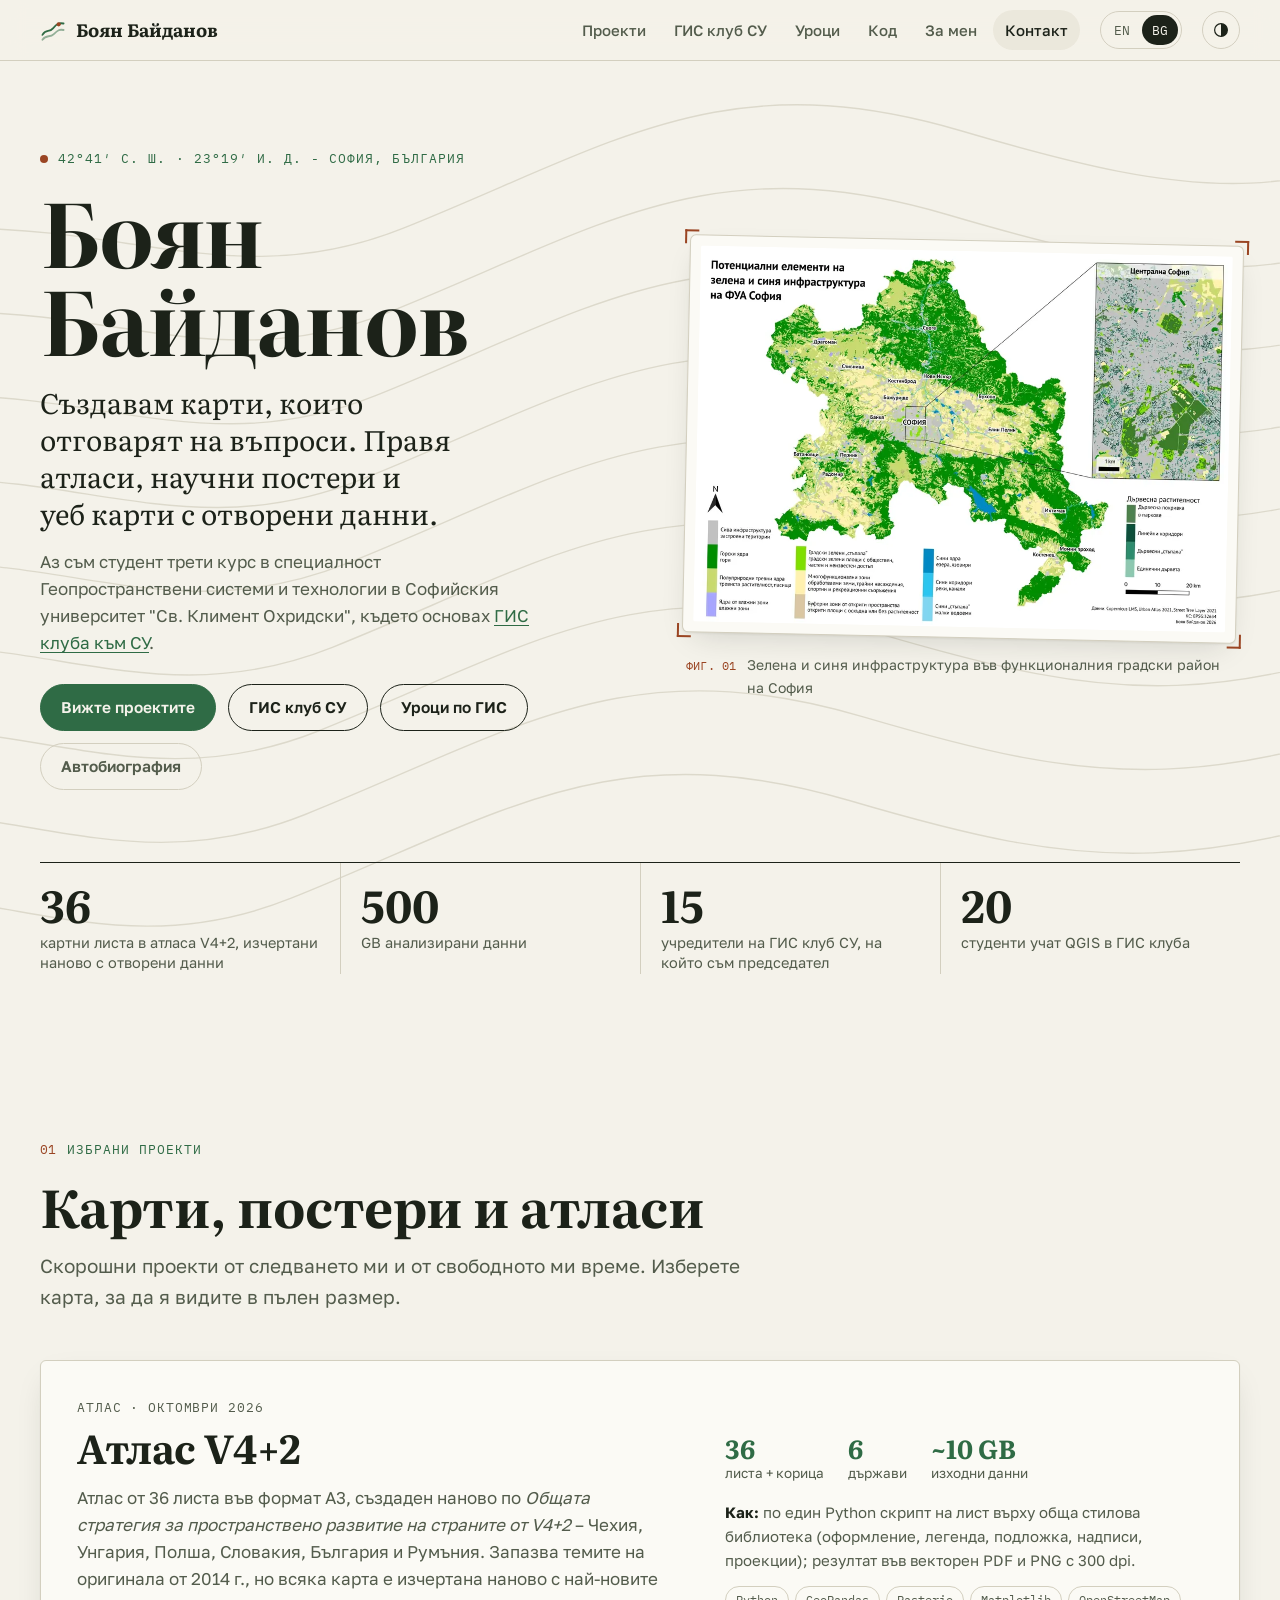
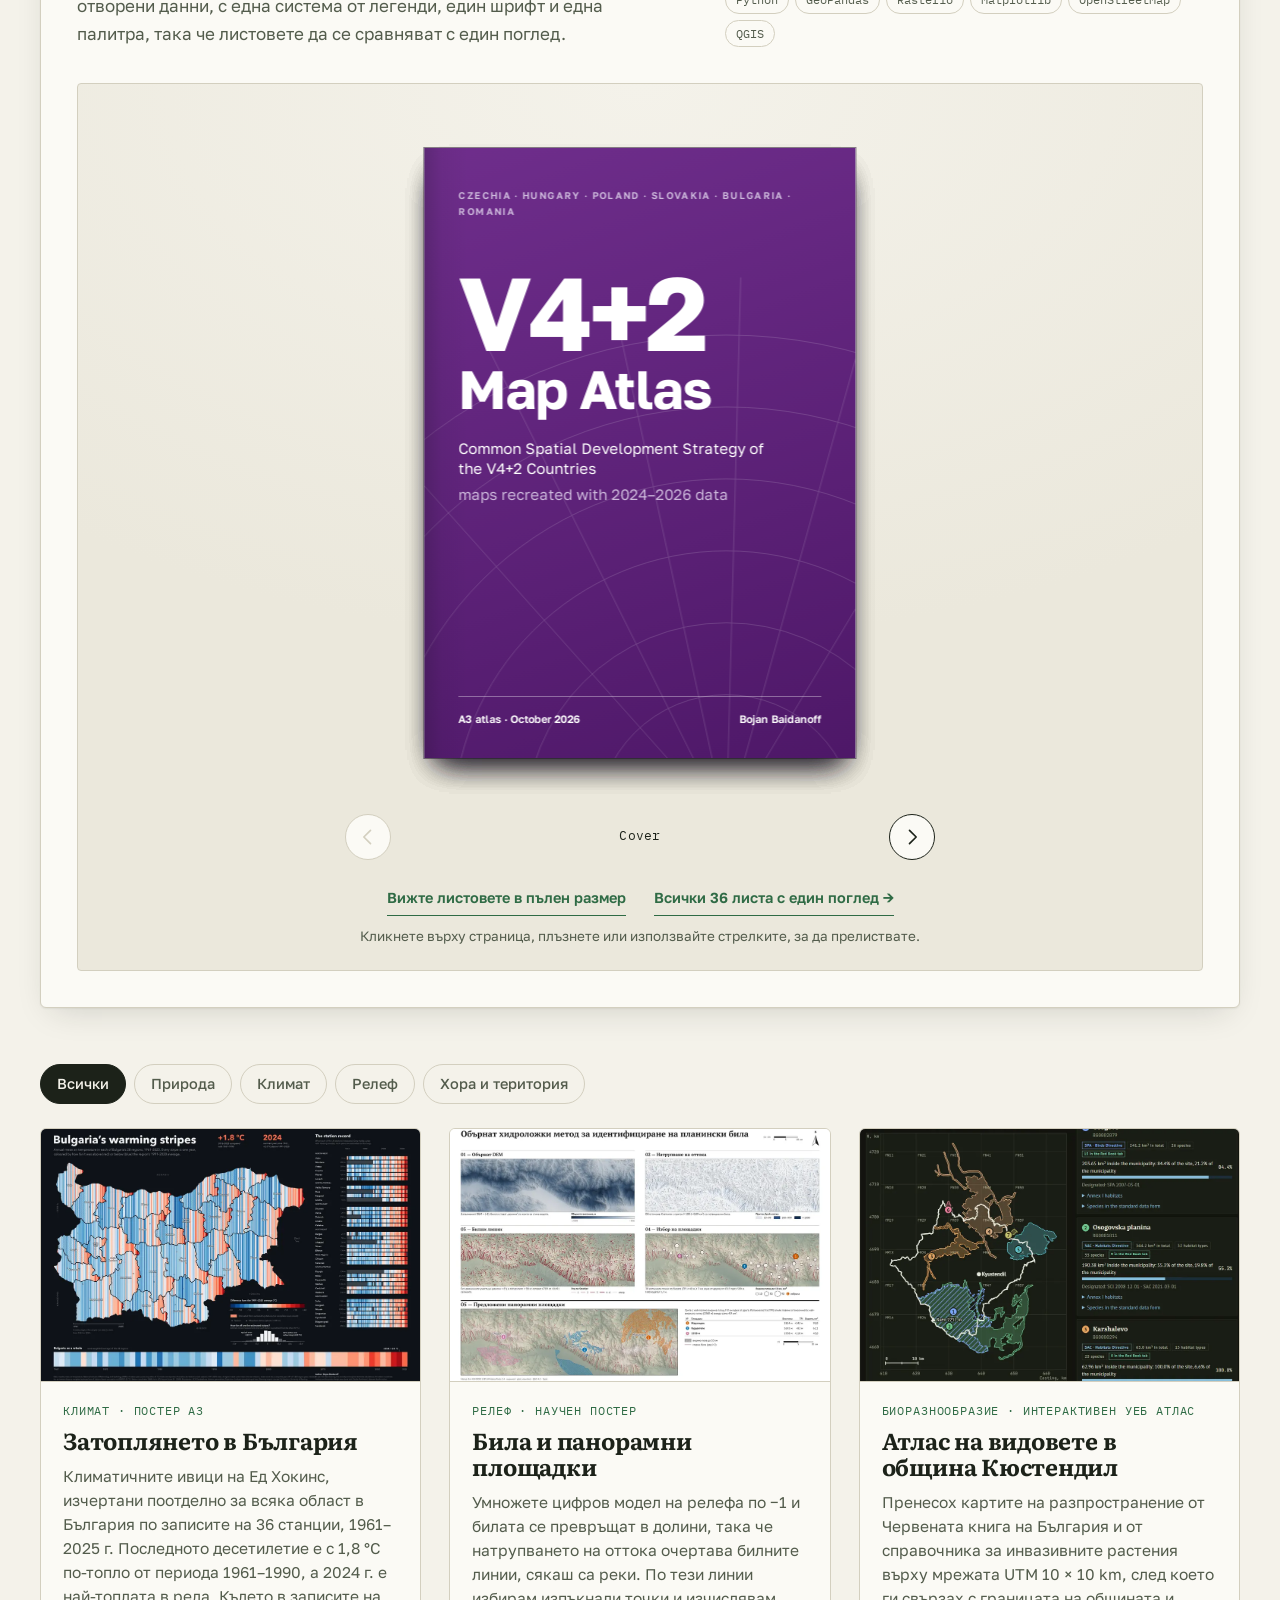
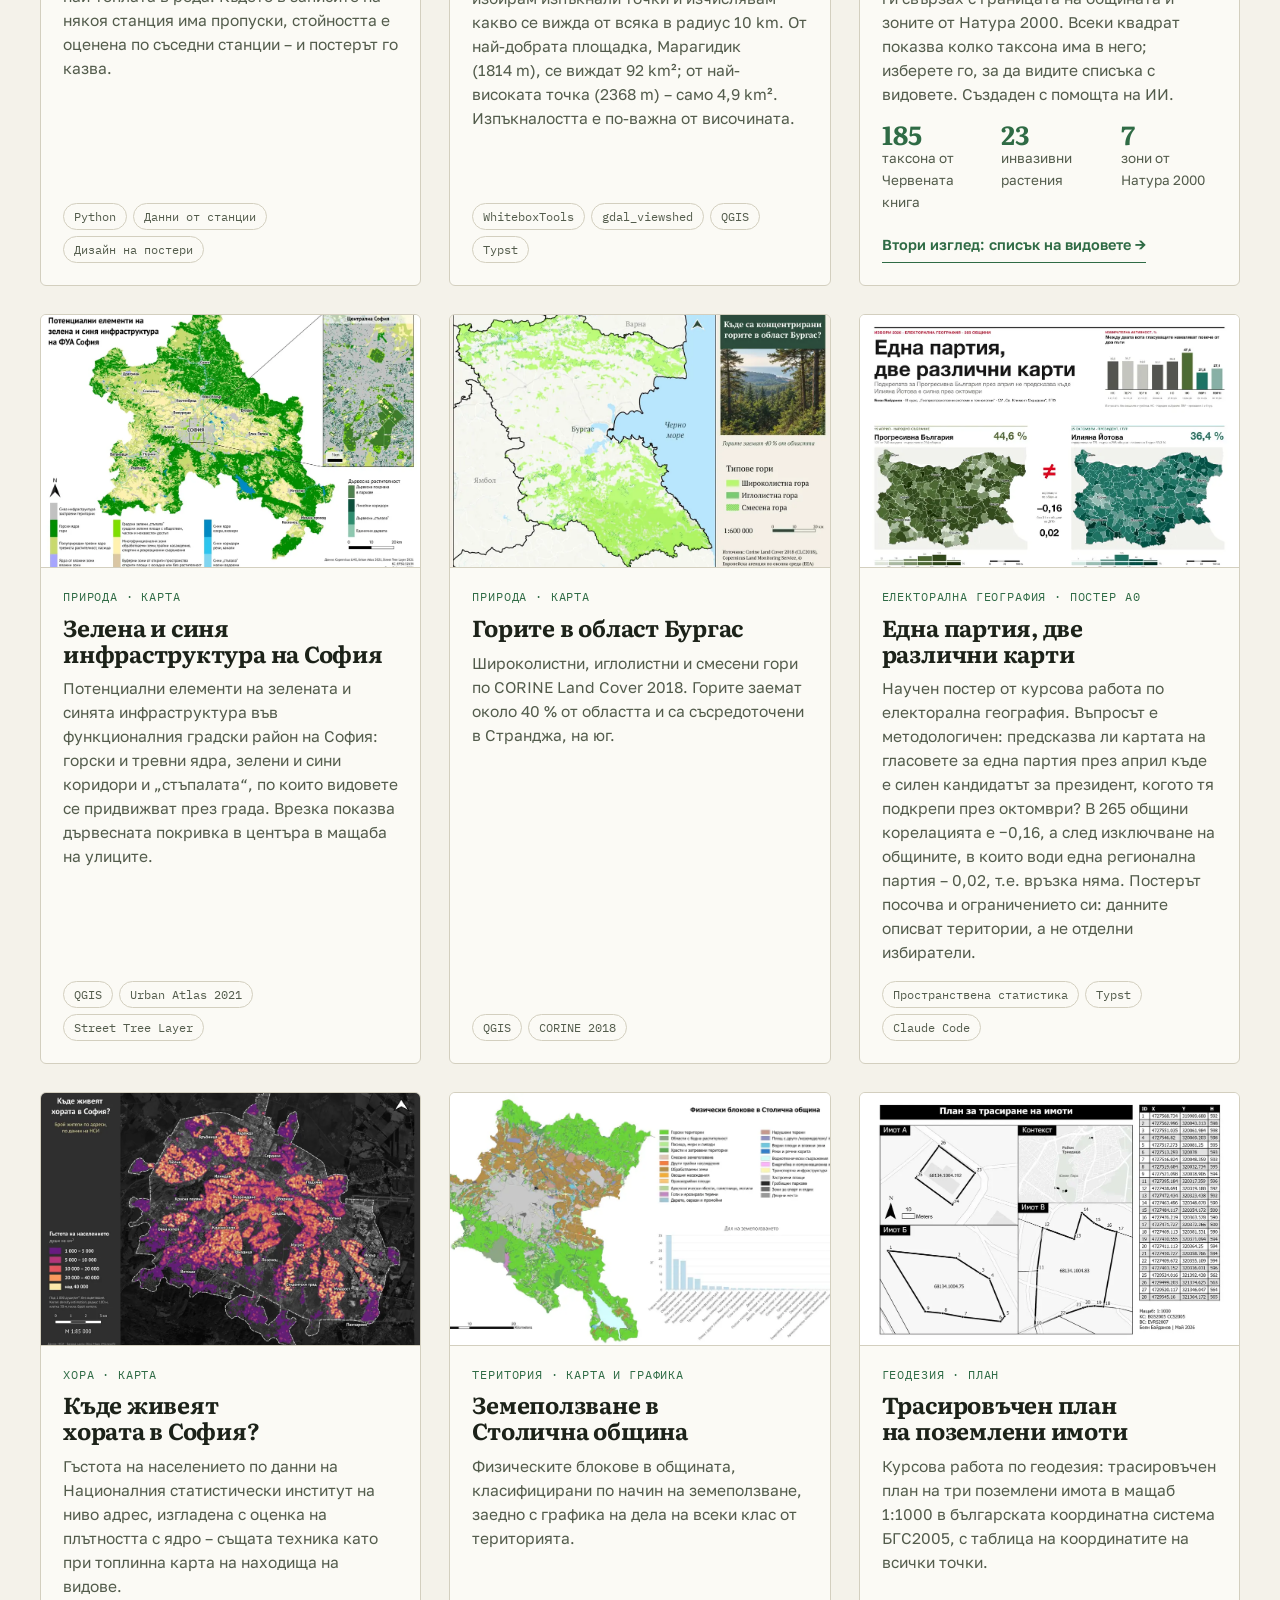
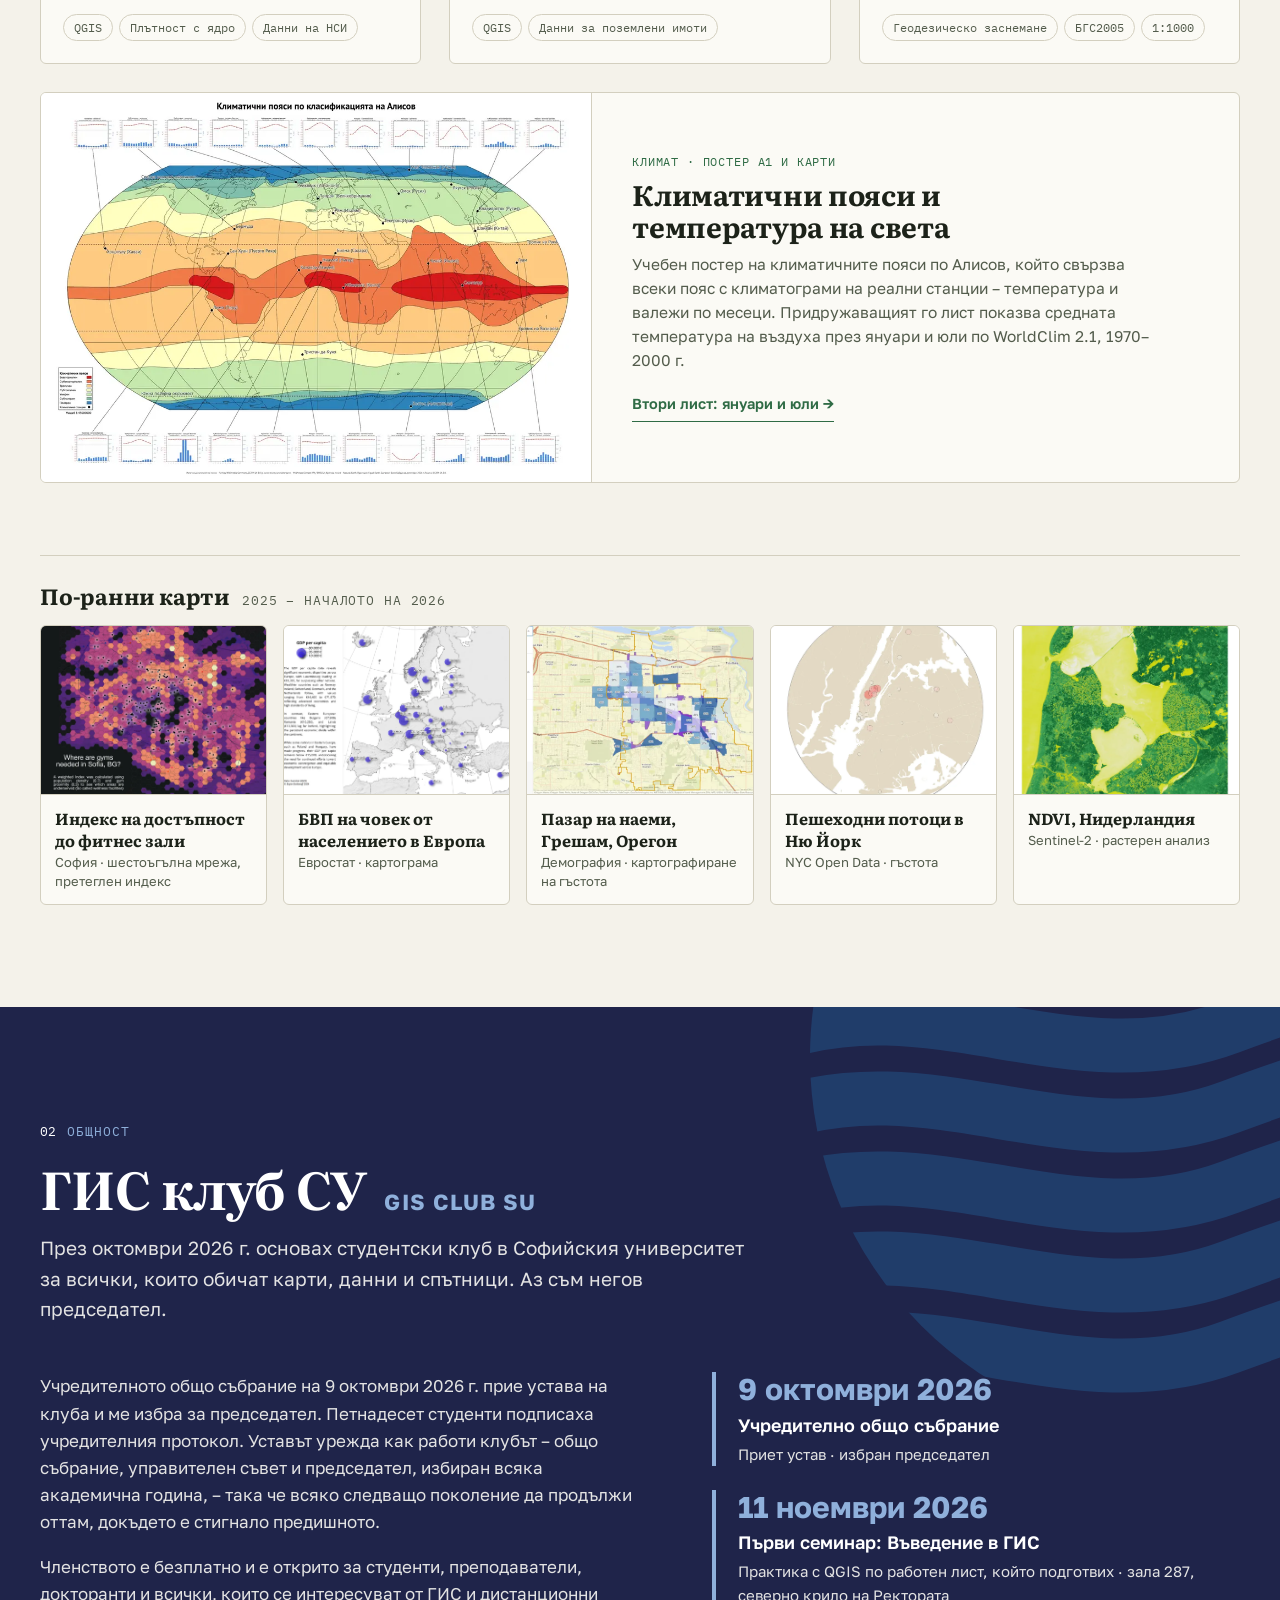
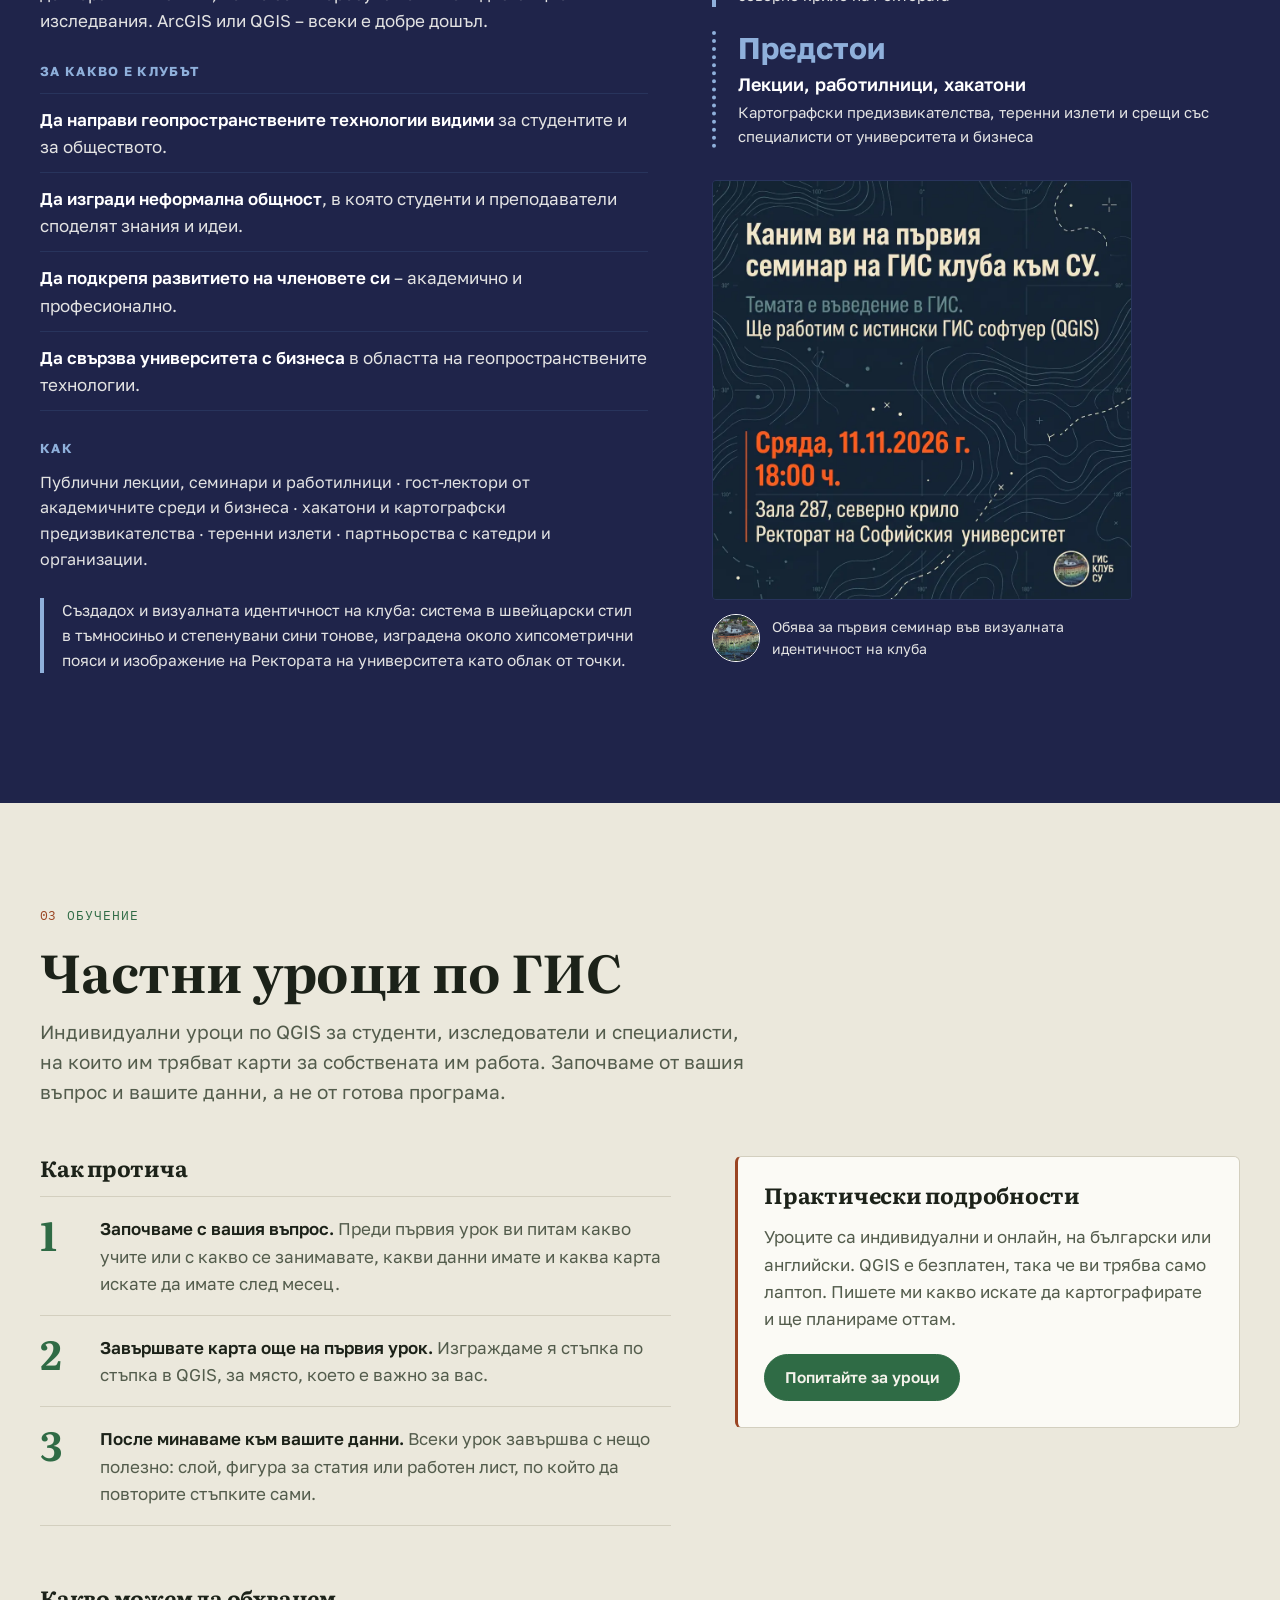
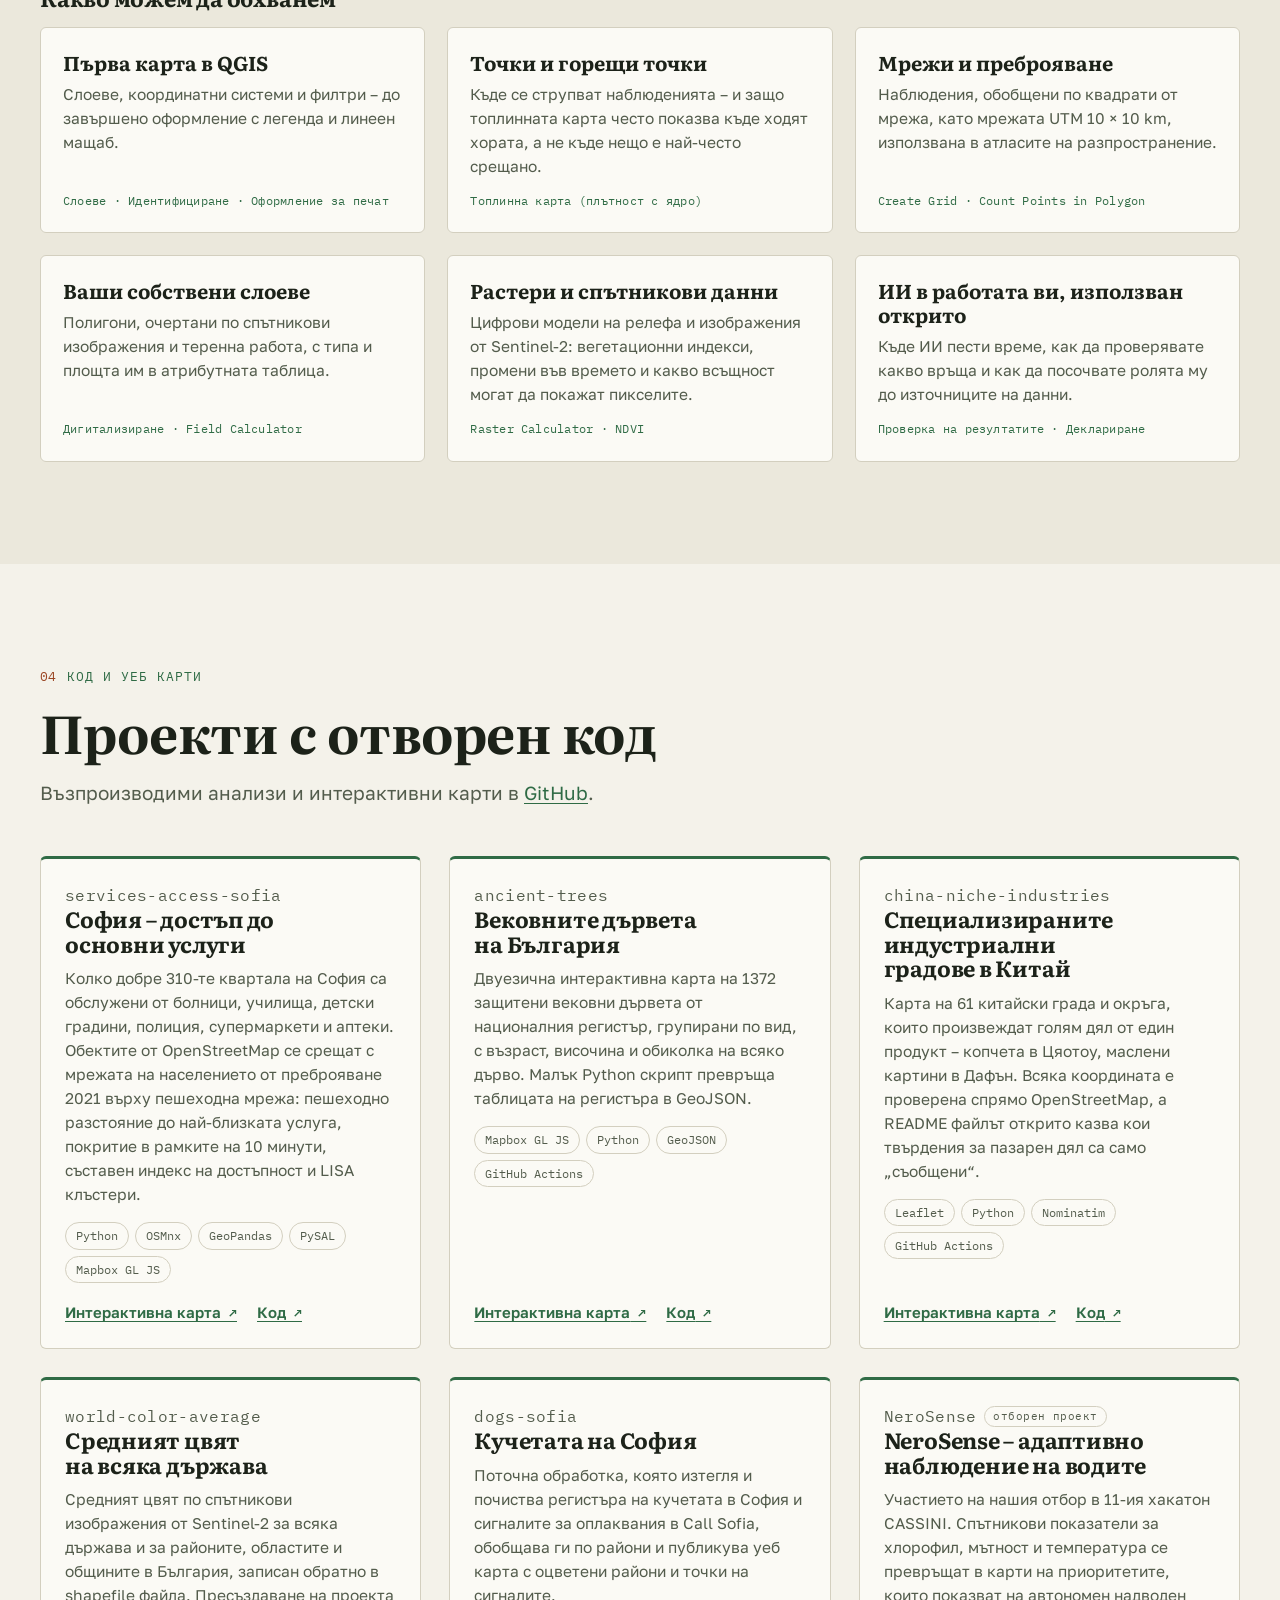
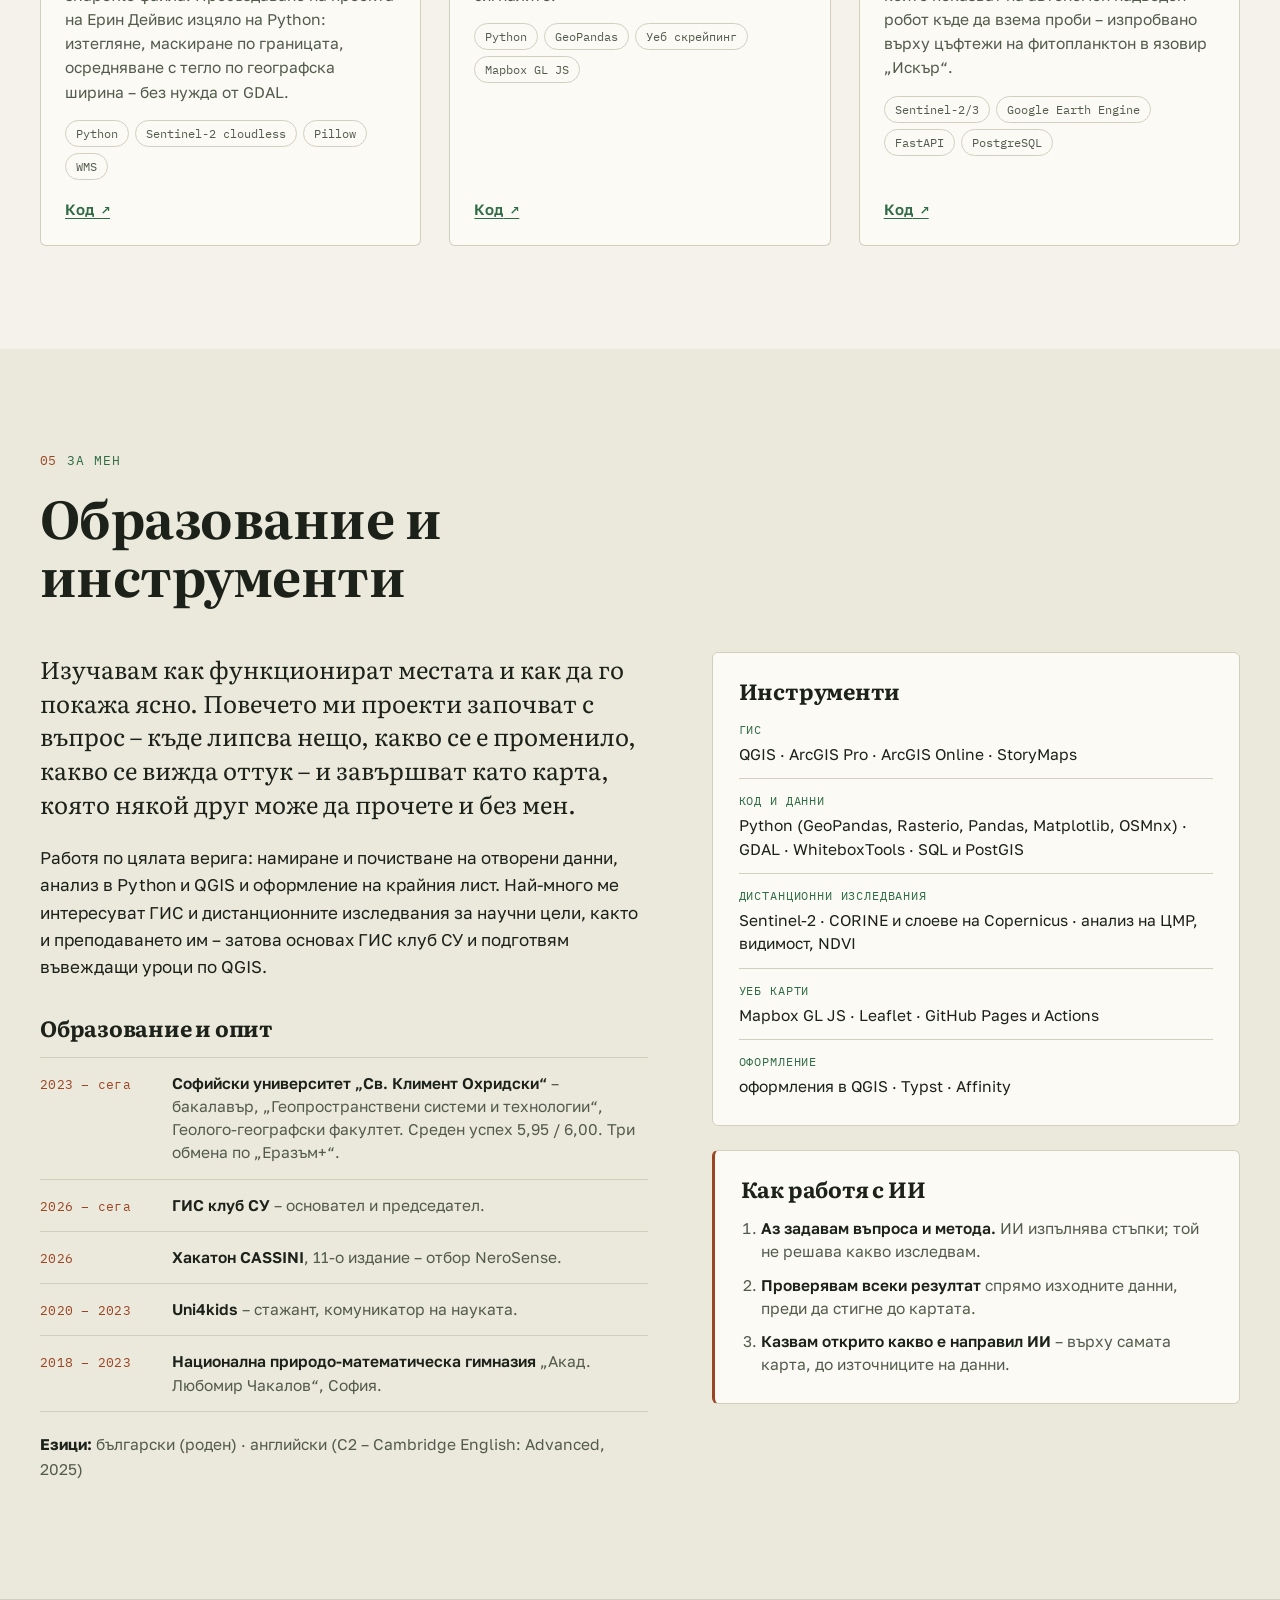
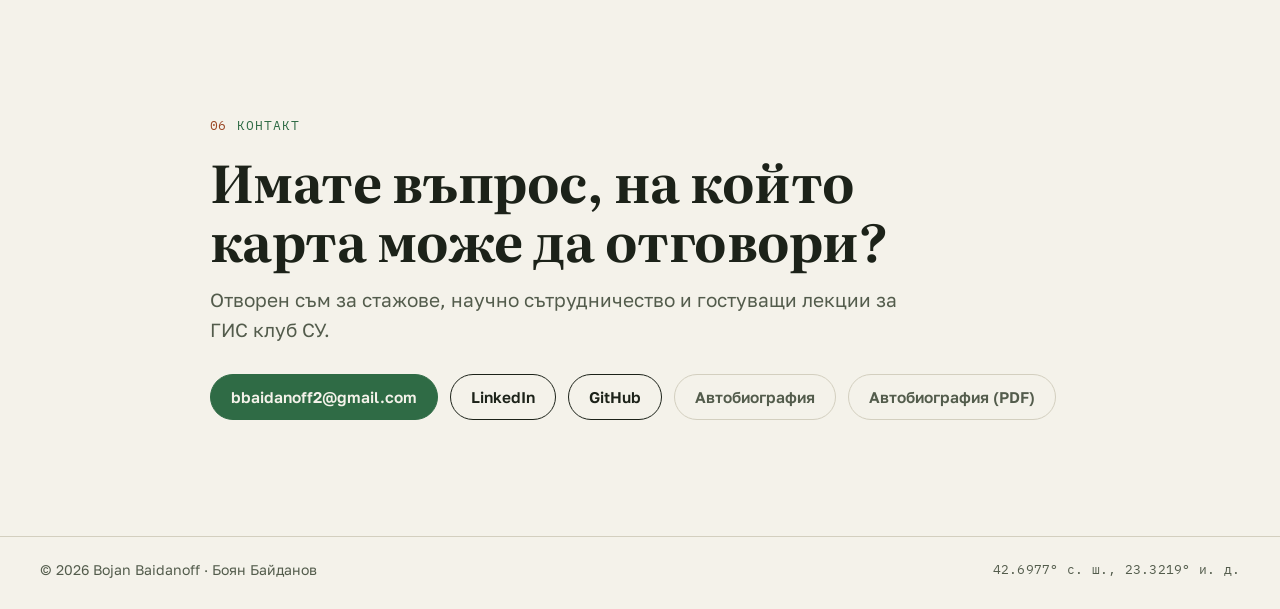
<file: bg/index.html>
<!doctype html>
<html lang="bg">
<head>
<meta charset="utf-8">
<meta name="viewport" content="width=device-width, initial-scale=1">
<!-- Generated by build.py from content/bg.md. Edit that file, then run: python3 build.py -->
<title>Боян Байданов - Специалист по ГИС, картография и пространствен анализ</title>
<meta name="description" content="Портфолиото на Боян Байданов, студент по Геопространствени системи и технологии в Софийския университет &quot;Св. Климент Охридски&quot;, основател и председател на ГИС клуба при СУ и създател на карти атласи, постери, уеб карти и пространствени анализи с отворен код.">
<meta name="author" content="Боян Байданов">
<link rel="canonical" href="https://bbaid.github.io/bg/">
<link rel="alternate" hreflang="en" href="https://bbaid.github.io/">
<link rel="alternate" hreflang="bg" href="https://bbaid.github.io/bg/">
<meta property="og:type" content="website">
<meta property="og:url" content="https://bbaid.github.io/bg/">
<meta property="og:title" content="Боян Байданов - Специалист по ГИС, картография и пространствен анализ">
<meta property="og:description" content="Портфолио на Б. Байданов. Карти, атласи и уеб продукти. Сайт на ГИС клуба в СУ.">
<meta property="og:image" content="https://bbaid.github.io/assets/img/og-cover.jpg">
<meta name="twitter:card" content="summary_large_image">
<meta name="theme-color" content="#f4f2ea" media="(prefers-color-scheme: light)">
<meta name="theme-color" content="#141a15" media="(prefers-color-scheme: dark)">
<link rel="icon" href="data:image/svg+xml,%3Csvg xmlns='http://www.w3.org/2000/svg' viewBox='0 0 64 64'%3E%3Crect width='64' height='64' rx='12' fill='%231c2219'/%3E%3Cpath d='M10 44c8-14 14-4 22-14s12-12 22-10' fill='none' stroke='%239fd0a8' stroke-width='4' stroke-linecap='round'/%3E%3Cpath d='M10 54c8-12 16-4 24-12s12-10 20-8' fill='none' stroke='%239fd0a8' stroke-width='4' stroke-linecap='round' opacity='.55'/%3E%3Ccircle cx='44' cy='20' r='5' fill='%23e08a63'/%3E%3C/svg%3E">
<link rel="preconnect" href="https://fonts.googleapis.com">
<link rel="preconnect" href="https://fonts.gstatic.com" crossorigin>
<link href="https://fonts.googleapis.com/css2?family=Golos+Text:wght@400;500;600;700&family=IBM+Plex+Mono:wght@400;500&family=Literata:opsz,wght@7..72,400;7..72,600;7..72,700&display=swap" rel="stylesheet">
<link rel="stylesheet" href="../assets/css/style.css">
<script>
/* Apply a saved theme before first paint. */
try { var t = localStorage.getItem('theme'); if (t === 'light' || t === 'dark') document.documentElement.dataset.theme = t; } catch (e) {}
</script>
</head>
<body>
<a class="skip" href="#main">Пропусни</a>

<header class="site-header" id="top">
  <div class="wrap header-row">
    <a class="brand" href="#top" aria-label="Боян Байданов, към началото">
      <svg class="brand-mark" viewBox="0 0 32 32" aria-hidden="true"><path d="M3 22c5-8 8-2 13-8s7-7 13-6" /><path d="M3 28c5-7 9-2 14-7s7-6 12-5" /><circle cx="23" cy="9" r="2.6" /></svg>
      <span class="brand-name">Боян Байданов</span>
    </a>
    <nav class="nav" aria-label="Секции">
      <a href="#work">Проекти</a>
      <a href="#club">ГИС клуб СУ</a>
      <a href="#tutoring">Уроци</a>
      <a href="#code">Код</a>
      <a href="#about">За мен</a>
      <a href="#contact">Контакт</a>
    </nav>
    <div class="lang" role="group" aria-label="Език" data-lang-toggle><a href="../" lang="en" hreflang="en">EN</a><a href="../bg/" lang="bg" hreflang="bg" aria-current="true">BG</a></div>
    <button class="theme-toggle" type="button" id="themeToggle" aria-label="Смени темата">
      <svg viewBox="0 0 24 24" aria-hidden="true"><circle cx="12" cy="12" r="8.5" /><path d="M12 3.5v17a8.5 8.5 0 0 0 0-17z" class="half" /></svg>
    </button>
  </div>
</header>

<main id="main">

<!-- ───────────── Hero ───────────── -->
<section class="hero">
  <svg class="hero-contours" viewBox="0 0 1200 700" preserveAspectRatio="xMidYMid slice" aria-hidden="true">
    <g fill="none" stroke="currentColor" stroke-width="1">
      <path d="M-20 560C120 500 210 600 360 540S590 420 760 470s250 60 470-30"/>
      <path d="M-20 500C130 440 220 540 370 480S600 360 770 410s250 60 460-30"/>
      <path d="M-20 440C140 380 230 480 380 420S610 300 780 350s250 60 450-30"/>
      <path d="M-20 380C150 320 240 420 390 360S620 240 790 290s250 60 440-30"/>
      <path d="M-20 320C160 260 250 360 400 300S630 180 800 230s250 60 430-30"/>
      <path d="M-20 260C170 200 260 300 410 240S640 120 810 170s250 60 420-30"/>
      <path d="M-20 200C180 140 270 240 420 180S650 60 820 110s250 60 410-30"/>
      <path d="M-20 140C190 80 280 180 430 120S660 0 830 50s250 60 400-30"/>
      <path d="M-20 620C110 560 200 660 350 600S580 480 750 530s250 60 480-30"/>
    </g>
  </svg>
  <div class="wrap hero-grid">
    <div class="hero-text">
      <p class="eyebrow"><span class="dot"></span>42°41′ с. ш. · 23°19′ и. д. - София, България</p>
      <h1>Боян Байданов</h1>
      <p class="hero-lead">Създавам карти, които отговарят на въпроси. Правя атласи, научни постери и уеб карти с отворени данни.</p>
      <p class="hero-sub">Аз съм студент трети курс в специалност Геопространствени системи и технологии в Софийския университет "Св. Климент Охридски", където основах <a href="#club">ГИС клуба към СУ</a>.</p>
      <div class="cta-row">
        <a class="btn btn-primary" href="#work">Вижте проектите</a>
        <a class="btn" href="#club">ГИС клуб СУ</a>
        <a class="btn" href="#tutoring">Уроци по ГИС</a>
        <a class="btn btn-ghost" href="cv/">Автобиография</a>
      </div>
    </div>
    <figure class="hero-map">
      <button class="frame" type="button" data-lightbox data-group="gbi" data-full="../assets/img/sofia-green-blue.webp" data-caption="Потенциални елементи на зелената и синята инфраструктура във функционалния градски район на София, 2026&nbsp;г. Данни: Copernicus Land Monitoring Service, Urban Atlas 2021, Street Tree Layer 2021.">
        <img src="../assets/img/sofia-green-blue-sm.webp" width="1000" height="707" fetchpriority="high" alt="Карта на горски и тревни ядра, зелени коридори и водни обекти във функционалния градски район на София">
        <span class="tick tl"></span><span class="tick tr"></span><span class="tick bl"></span><span class="tick br"></span>
      </button>
      <figcaption><span class="mono">ФИГ. 01</span> Зелена и синя инфраструктура във функционалния градски район на София</figcaption>
    </figure>
  </div>

  <div class="wrap">
    <dl class="facts">
      <div><dt>36</dt><dd>картни листа в атласа V4+2, изчертани наново с отворени данни</dd></div>
      <div><dt>500</dt><dd>GB анализирани данни</dd></div>
      <div><dt>15</dt><dd>учредители на ГИС клуб СУ, на който съм председател</dd></div>
      <div><dt>20</dt><dd>студенти учат QGIS в ГИС клуба</dd></div>
    </dl>
  </div>
</section>

<!-- ───────────── Work ───────────── -->
<section class="section" id="work">
  <div class="wrap">
    <header class="section-head">
      <p class="eyebrow"><span class="mono">01</span> Избрани проекти</p>
      <h2>Карти, постери и атласи</h2>
      <p class="section-lead">Скорошни проекти от следването ми и от свободното ми време. Изберете карта, за да я видите в пълен размер.</p>
    </header>

    <!-- Featured: V4+2 atlas, as a book with turning pages -->
    <article class="feature reveal" id="atlas">
      <div class="feature-head">
        <div class="feature-body">
          <p class="kicker">Атлас · октомври 2026</p>
          <h3>Атлас V4+2</h3>
          <p>Атлас от 36 листа във формат А3, създаден наново по <em>Общата стратегия за пространствено развитие на страните от V4+2</em> – Чехия, Унгария, Полша, Словакия, България и Румъния. Запазва темите на оригинала от 2014&nbsp;г., но всяка карта е изчертана наново с най-новите отворени данни, с една система от легенди, един шрифт и една палитра, така че листовете да се сравняват с един поглед.</p>
        </div>
        <div class="feature-aside">
          <dl class="mini-facts">
            <div><dt>36</dt><dd>листа + корица</dd></div>
            <div><dt>6</dt><dd>държави</dd></div>
            <div><dt>~10 GB</dt><dd>изходни данни</dd></div>
          </dl>
          <p class="method"><b>Как:</b> по един Python скрипт на лист върху обща стилова библиотека (оформление, легенда, подложка, надписи, проекции); резултат във векторен PDF и PNG с 300 dpi.</p>
          <ul class="tags"><li>Python</li><li>GeoPandas</li><li>Rasterio</li><li>Matplotlib</li><li>OpenStreetMap</li><li>QGIS</li></ul>
        </div>
      </div>

      <div class="book-wrap">
        <div class="book" id="atlasBook" tabindex="0" role="group" aria-roledescription="book" aria-label="Атлас V4+2, шест избрани листа. Прелиствайте със стрелките наляво и надясно.">
          <ol class="book-pages">
            <li class="page page-cover" data-title="Cover">
              <svg class="cover-art" viewBox="0 0 300 424" preserveAspectRatio="xMidYMid slice" aria-hidden="true">
                <g fill="none" stroke="#fff" stroke-width="0.6">
                  <circle cx="210" cy="470" r="90"/><circle cx="210" cy="470" r="140"/><circle cx="210" cy="470" r="190"/><circle cx="210" cy="470" r="240"/><circle cx="210" cy="470" r="290"/><circle cx="210" cy="470" r="340"/>
                  <path d="M210 470L-40 190M210 470L40 130M210 470L130 100M210 470L220 90M210 470L310 110M210 470L390 170"/>
                </g>
              </svg>
              <p class="cover-kicker">Czechia · Hungary · Poland · Slovakia · Bulgaria · Romania</p>
              <p class="cover-title"><b>V4+2</b> Map Atlas</p>
              <p class="cover-sub">Common Spatial Development Strategy of the V4+2 Countries <span>maps recreated with 2024–2026 data</span></p>
              <p class="cover-foot"><span>A3 atlas · October 2026</span><span>Bojan Baidanoff</span></p>
            </li>
            <li class="page page-text" data-title="Contents">
              <p class="pt-kicker">V4+2 Map Atlas</p>
              <p class="pt-title">Contents</p>
              <dl class="pt-toc">
                <div><dt>Development poles and axes</dt><dd>1</dd></div>
                <div><dt>Transport networks</dt><dd>2–5</dd></div>
                <div><dt>Technical infrastructure</dt><dd>6–8</dd></div>
                <div><dt>Socio-economic conditions</dt><dd>9–12a</dd></div>
                <div><dt>Environmental conditions</dt><dd>13–18</dd></div>
                <div><dt>Barriers of spatial development</dt><dd>19–28</dd></div>
                <div><dt>European context</dt><dd>A3-1–4</dd></div>
              </dl>
              <p class="pt-note">This web edition shows six of the 36 sheets: figures 1, 3, 8, 10, 10a and 21.</p>
            </li>
            <li class="page page-map" data-title="Fig. 1 · Development poles and axes" data-full="../assets/img/atlas/fig01.webp" data-caption="Fig. 1 — Development poles and axes of the V4+2 countries, with the cross-border situations of 2014 re-assessed for 2026.">
              <img src="../assets/img/atlas/fig01.webp" width="1414" height="2000" loading="lazy" alt="Atlas sheet: main and secondary development poles joined by axes across the six countries, with five numbered border situations">
            </li>
            <li class="page page-map" data-title="Fig. 3 · Road network" data-full="../assets/img/atlas/fig03.webp" data-caption="Fig. 3 — Road network of the V4+2 countries: motorways, expressways and other TEN-T roads by status, and cross-border gaps, 2026.">
              <img src="../assets/img/atlas/fig03.webp" width="1414" height="2000" loading="lazy" alt="Atlas sheet: motorways and expressways in dark red by status, with six cross-border gaps marked">
            </li>
            <li class="page page-map" data-title="Fig. 8 · Crude oil pipelines" data-full="../assets/img/atlas/fig08.webp" data-caption="Fig. 8 — Crude oil pipelines of the V4+2 countries and their neighbours: operating, idle, proposed and under construction, 2026.">
              <img src="../assets/img/atlas/fig08.webp" width="1414" height="2000" loading="lazy" alt="Atlas sheet: crude oil pipelines such as Druzhba and Adria drawn in black over a relief base map">
            </li>
            <li class="page page-map" data-title="Fig. 10 · Net migration, Europe" data-full="../assets/img/atlas/fig10.webp" data-caption="Fig. 10 — Net migration in Europe by NUTS 3 regions, per 1 000 inhabitants, 2024.">
              <img src="../assets/img/atlas/fig10.webp" width="1414" height="2000" loading="lazy" alt="Atlas sheet: choropleth of net migration across Europe, blue for emigration and orange for immigration">
            </li>
            <li class="page page-map" data-title="Fig. 10a · Net migration, V4+2" data-full="../assets/img/atlas/fig10a.webp" data-caption="Fig. 10a — Net migration in the V4+2 countries by NUTS 3 region, per 1 000 inhabitants, 2024.">
              <img src="../assets/img/atlas/fig10a.webp" width="1414" height="2000" loading="lazy" alt="Atlas sheet: the same net migration data zoomed to the six countries, with the value printed in each region">
            </li>
            <li class="page page-map" data-title="Fig. 21 · Nature protection vs planned transport" data-full="../assets/img/atlas/fig21.webp" data-caption="Fig. 21 — Nature protection versus planned transport networks in the V4+2 countries.">
              <img src="../assets/img/atlas/fig21.webp" width="1521" height="2151" loading="lazy" alt="Atlas sheet: protected areas in green crossed by planned road and rail corridors">
            </li>
            <li class="page page-text" data-title="About the atlas">
              <p class="pt-kicker">In the full atlas</p>
              <p class="pt-title">30 more sheets</p>
              <p class="pt-body">Railways, waterways and airports; electricity and gas; natural change, GDP and unemployment; biogeographic regions, protected areas, Natura 2000 and land cover; nine barrier sheets and four maps of the European context.</p>
              <p class="pt-kicker pt-gap">Sources</p>
              <p class="pt-small">OpenStreetMap contributors (ODbL) · Eurostat and GISCO (© EuroGeographics) · EEA · Copernicus · European Commission TENtec · Global Energy Monitor (CC BY 4.0) · GIE · ENTSO-E · UNEP-WCMC and IUCN Protected Planet · OurAirports · Natural Earth. Full source notes are in the footnote of each sheet.</p>
              <p class="pt-small">Original strategy: ÚÚR, Brno, 2014.</p>
            </li>
            <li class="page page-cover page-back" data-title="Back cover">
              <svg class="cover-art" viewBox="0 0 300 424" preserveAspectRatio="xMidYMid slice" aria-hidden="true">
                <g fill="none" stroke="#fff" stroke-width="0.6">
                  <circle cx="90" cy="470" r="90"/><circle cx="90" cy="470" r="140"/><circle cx="90" cy="470" r="190"/><circle cx="90" cy="470" r="240"/><circle cx="90" cy="470" r="290"/><circle cx="90" cy="470" r="340"/>
                </g>
              </svg>
              <p class="cover-foot"><span>V4+2 Map Atlas</span><span>October 2026</span></p>
            </li>
          </ol>
        </div>

        <div class="book-bar">
          <button type="button" class="book-btn" data-book-prev aria-label="Предишна страница" aria-controls="atlasBook">
            <svg viewBox="0 0 24 24" aria-hidden="true"><path d="M15 4l-8 8 8 8"/></svg>
          </button>
          <p class="book-label" data-book-label aria-live="polite">Корица</p>
          <button type="button" class="book-btn" data-book-next aria-label="Следваща страница" aria-controls="atlasBook">
            <svg viewBox="0 0 24 24" aria-hidden="true"><path d="M9 4l8 8-8 8"/></svg>
          </button>
        </div>
        <p class="book-actions">
          <button type="button" class="more" data-book-zoom>Вижте листовете в пълен размер</button>
          <button type="button" class="more" data-lightbox data-group="v4-overview" data-full="../assets/img/v4-atlas-overview.webp" data-caption="Всички листове на Атлас V4+2 един до друг: транспорт, техническа инфраструктура, население, икономика, околна среда и бариери.">Всички 36 листа с един поглед →</button>
        </p>
        <p class="book-hint">Кликнете върху страница, плъзнете или използвайте стрелките, за да прелиствате.</p>
      </div>
    </article>

    <div class="filters" role="group" aria-label="Филтрирай проектите по тема">
      <button type="button" class="chip is-active" data-filter="all" aria-pressed="true">Всички</button>
      <button type="button" class="chip" data-filter="nature" aria-pressed="false">Природа</button>
      <button type="button" class="chip" data-filter="climate" aria-pressed="false">Климат</button>
      <button type="button" class="chip" data-filter="terrain" aria-pressed="false">Релеф</button>
      <button type="button" class="chip" data-filter="people" aria-pressed="false">Хора и територия</button>
    </div>

    <div class="grid" id="projectGrid">

      <article class="card reveal" data-cat="climate">
        <button class="card-media" type="button" data-label="Виж картата" data-lightbox data-group="stripes" data-full="../assets/img/warming-stripes.webp" data-caption="Затоплянето в България: по един набор ивици за всяка област, 1961–2025&nbsp;г., по записите на 36 станции.">
          <img src="../assets/img/warming-stripes-sm.webp" width="1000" height="707" loading="lazy" alt="Тъмен постер на България, в който всяка област е запълнена с климатични ивици от синьо към червено">
        </button>
        <div class="card-body">
          <p class="kicker">Климат · постер А3</p>
          <h3>Затоплянето в България</h3>
          <p>Климатичните ивици на Ед Хокинс, изчертани поотделно за всяка област в България по записите на 36 станции, 1961–2025&nbsp;г. Последното десетилетие е с 1,8&nbsp;°C по-топло от периода 1961–1990, а 2024&nbsp;г. е най-топлата в реда. Където в записите на някоя станция има пропуски, стойността е оценена по съседни станции – и постерът го казва.</p>
          <ul class="tags"><li>Python</li><li>Данни от станции</li><li>Дизайн на постери</li></ul>
        </div>
      </article>

      <article class="card reveal" data-cat="terrain">
        <button class="card-media" type="button" data-label="Виж картата" data-lightbox data-group="ridges" data-full="../assets/img/ridges-viewpoints.webp" data-caption="Обърнат хидроложки метод за откриване на планински била в пет стъпки: обърнат ЦМР, натрупване на оттока, билни линии, избор на площадки и видимост.">
          <img src="../assets/img/ridges-viewpoints-sm.webp" width="1000" height="707" loading="lazy" alt="Постер от пет панела с обърнат цифров модел на релефа, натрупване на оттока, билни линии и зони на видимост">
        </button>
        <div class="card-body">
          <p class="kicker">Релеф · научен постер</p>
          <h3>Била и панорамни площадки</h3>
          <p>Умножете цифров модел на релефа по −1 и билата се превръщат в долини, така че натрупването на оттока очертава билните линии, сякаш са реки. По тези линии избирам изпъкнали точки и изчислявам какво се вижда от всяка в радиус 10&nbsp;km. От най-добрата площадка, Марагидик (1814&nbsp;m), се виждат 92&nbsp;km²; от най-високата точка (2368&nbsp;m) – само 4,9&nbsp;km². Изпъкналостта е по-важна от височината.</p>
          <ul class="tags"><li>WhiteboxTools</li><li>gdal_viewshed</li><li>QGIS</li><li>Typst</li></ul>
        </div>
      </article>

      <article class="card reveal" data-cat="nature">
        <button class="card-media" type="button" data-label="Виж картата" data-lightbox data-group="kyustendil" data-full="../assets/img/kyustendil-atlas.webp" data-caption="Атлас на видовете в община Кюстендил: зоните от Натура 2000 върху мрежата UTM 10&nbsp;×&nbsp;10&nbsp;km и припокриването на всяка зона с общината.">
          <img src="../assets/img/kyustendil-atlas-sm.webp" width="1000" height="832" loading="lazy" alt="Тъмен уеб интерфейс с карта на община Кюстендил, защитените зони и мрежа от 10&nbsp;km">
        </button>
        <div class="card-body">
          <p class="kicker">Биоразнообразие · интерактивен уеб атлас</p>
          <h3>Атлас на видовете в община Кюстендил</h3>
          <p>Пренесох картите на разпространение от Червената книга на България и от справочника за инвазивните растения върху мрежата UTM 10&nbsp;×&nbsp;10&nbsp;km, след което ги свързах с границата на общината и зоните от Натура 2000. Всеки квадрат показва колко таксона има в него; изберете го, за да видите списъка с видовете. Създаден с помощта на ИИ.</p>
          <dl class="mini-facts">
            <div><dt>185</dt><dd>таксона от Червената книга</dd></div>
            <div><dt>23</dt><dd>инвазивни растения</dd></div>
            <div><dt>7</dt><dd>зони от Натура 2000</dd></div>
          </dl>
          <button class="more" type="button" data-lightbox data-group="kyustendil" data-full="../assets/img/kyustendil-species.webp" data-caption="Атлас на видовете в община Кюстендил: при избор на квадрат се показват инвазивните растения в него със снимки и теренни бележки.">Втори изглед: списък на видовете →</button>
        </div>
      </article>

      <article class="card reveal" data-cat="nature">
        <button class="card-media" type="button" data-label="Виж картата" data-lightbox data-group="gbi" data-full="../assets/img/sofia-green-blue.webp" data-caption="Потенциални елементи на зелената и синята инфраструктура във функционалния градски район на София, 2026&nbsp;г. Данни: Copernicus Land Monitoring Service, Urban Atlas 2021, Street Tree Layer 2021.">
          <img src="../assets/img/sofia-green-blue-sm.webp" width="1000" height="707" loading="lazy" alt="Карта на горски ядра, тревни ядра, коридори и водни обекти около София, с врезка на центъра на града">
        </button>
        <div class="card-body">
          <p class="kicker">Природа · карта</p>
          <h3>Зелена и синя инфраструктура на София</h3>
          <p>Потенциални елементи на зелената и синята инфраструктура във функционалния градски район на София: горски и тревни ядра, зелени и сини коридори и „стъпалата“, по които видовете се придвижват през града. Врезка показва дървесната покривка в центъра в мащаба на улиците.</p>
          <ul class="tags"><li>QGIS</li><li>Urban Atlas 2021</li><li>Street Tree Layer</li></ul>
        </div>
      </article>

      <article class="card reveal" data-cat="nature">
        <button class="card-media" type="button" data-label="Виж картата" data-lightbox data-group="burgas" data-full="../assets/img/burgas-forests.webp" data-caption="Къде са съсредоточени горите в област Бургас? Широколистни, иглолистни и смесени гори по CORINE Land Cover 2018.">
          <img src="../assets/img/burgas-forests-sm.webp" width="1000" height="708" loading="lazy" alt="Карта на област Бургас с горската покривка в нюанси на зеленото, най-гъста на юг">
        </button>
        <div class="card-body">
          <p class="kicker">Природа · карта</p>
          <h3>Горите в област Бургас</h3>
          <p>Широколистни, иглолистни и смесени гори по CORINE Land Cover 2018. Горите заемат около 40&nbsp;% от областта и са съсредоточени в Странджа, на юг.</p>
          <ul class="tags"><li>QGIS</li><li>CORINE 2018</li></ul>
        </div>
      </article>

      <article class="card reveal" data-cat="people">
        <button class="card-media media-top" type="button" data-label="Виж картата" data-lightbox data-group="elections" data-full="../assets/img/elections-2026.webp" data-caption="„Една партия, две различни карти“ – научен постер А0 за електоралната география на изборите в България през 2026&nbsp;г. в 265 общини.">
          <img src="../assets/img/elections-2026-sm.webp" width="991" height="1400" loading="lazy" alt="Научен постер с две картограми на България по общини, графика на избирателната активност и точкова диаграма">
        </button>
        <div class="card-body">
          <p class="kicker">Електорална география · постер А0</p>
          <h3>Една партия, две различни карти</h3>
          <p>Научен постер от курсова работа по електорална география. Въпросът е методологичен: предсказва ли картата на гласовете за една партия през април къде е силен кандидатът за президент, когото тя подкрепи през октомври? В 265 общини корелацията е −0,16, а след изключване на общините, в които води една регионална партия – 0,02, т.е. връзка няма. Постерът посочва и ограничението си: данните описват територии, а не отделни избиратели.</p>
          <ul class="tags"><li>Пространствена статистика</li><li>Typst</li><li>Claude Code</li></ul>
        </div>
      </article>

      <article class="card reveal" data-cat="people">
        <button class="card-media" type="button" data-label="Виж картата" data-lightbox data-group="population" data-full="../assets/img/sofia-population.webp" data-caption="Къде живеят хората в София? Гъстота на населението по данни на НСИ на ниво адрес, изгладена с оценка на плътността с ядро.">
          <img src="../assets/img/sofia-population-sm.webp" width="1000" height="708" loading="lazy" alt="Тъмна карта на София, в която гъстотата на населението свети от лилаво към оранжево">
        </button>
        <div class="card-body">
          <p class="kicker">Хора · карта</p>
          <h3>Къде живеят хората в София?</h3>
          <p>Гъстота на населението по данни на Националния статистически институт на ниво адрес, изгладена с оценка на плътността с ядро – същата техника като при топлинна карта на находища на видове.</p>
          <ul class="tags"><li>QGIS</li><li>Плътност с ядро</li><li>Данни на НСИ</li></ul>
        </div>
      </article>

      <article class="card reveal" data-cat="people">
        <button class="card-media" type="button" data-label="Виж картата" data-lightbox data-group="landuse" data-full="../assets/img/stolichna-landuse.webp" data-caption="Физическите блокове в Столична община по начин на земеползване, с графика на дела на всеки клас.">
          <img src="../assets/img/stolichna-landuse-sm.webp" width="1000" height="563" loading="lazy" alt="Карта на земеползването в Столична община до стълбовидна диаграма с дяловете на класовете">
        </button>
        <div class="card-body">
          <p class="kicker">Територия · карта и графика</p>
          <h3>Земеползване в Столична община</h3>
          <p>Физическите блокове в общината, класифицирани по начин на земеползване, заедно с графика на дела на всеки клас от територията.</p>
          <ul class="tags"><li>QGIS</li><li>Данни за поземлени имоти</li></ul>
        </div>
      </article>

      <article class="card reveal" data-cat="people terrain">
        <button class="card-media" type="button" data-label="Виж картата" data-lightbox data-group="staking" data-full="../assets/img/staking-plan.webp" data-caption="Трасировъчен план на три поземлени имота в мащаб 1:1000 в координатна система БГС2005, с таблица на координатите на всички точки.">
          <img src="../assets/img/staking-plan-sm.webp" width="1000" height="707" loading="lazy" alt="Черно-бял геодезически план на три имота с таблица на координатите на точките">
        </button>
        <div class="card-body">
          <p class="kicker">Геодезия · план</p>
          <h3>Трасировъчен план на поземлени имоти</h3>
          <p>Курсова работа по геодезия: трасировъчен план на три поземлени имота в мащаб 1:1000 в българската координатна система БГС2005, с таблица на координатите на всички точки.</p>
          <ul class="tags"><li>Геодезическо заснемане</li><li>БГС2005</li><li>1:1000</li></ul>
        </div>
      </article>

      <article class="card card-wide reveal" data-cat="climate">
        <button class="card-media" type="button" data-label="Виж картата" data-lightbox data-group="climate" data-full="../assets/img/alisov-climate.webp" data-caption="Климатични пояси по класификацията на Алисов, с климатограми на станции от цял свят (постер А1).">
          <img src="../assets/img/alisov-climate-sm.webp" width="1000" height="707" loading="lazy" alt="Карта на света с климатичните пояси в топли и студени ивици, заобиколена от малки климатограми на станции">
        </button>
        <div class="card-body">
          <p class="kicker">Климат · постер А1 и карти</p>
          <h3>Климатични пояси и температура на света</h3>
          <p>Учебен постер на климатичните пояси по Алисов, който свързва всеки пояс с климатограми на реални станции – температура и валежи по месеци. Придружаващият го лист показва средната температура на въздуха през януари и юли по WorldClim 2.1, 1970–2000&nbsp;г.</p>
          <button class="more" type="button" data-lightbox data-group="climate" data-full="../assets/img/world-temperature.webp" data-caption="Средна месечна температура на въздуха през януари и юли, 1970–2000&nbsp;г. Източник: WorldClim 2.1.">Втори лист: януари и юли →</button>
        </div>
      </article>

    </div>

    <!-- Earlier work -->
    <div class="earlier reveal">
      <h3 class="sub-head">По-ранни карти <span class="mono">2025 – началото на 2026</span></h3>
      <div class="strip">
        <button class="tile" type="button" data-lightbox data-group="earlier" data-full="../assets/img/gym-sofia.webp" data-caption="Къде в София са нужни фитнес зали? Претеглен индекс върху шестоъгълна мрежа: гъстота на населението (0,7) и разстояние до най-близката зала (0,3). Данни: Meta population, OpenStreetMap.">
          <img src="../assets/img/gym-sofia-sm.webp" width="1000" height="1000" loading="lazy" alt="Карта на София с шестоъгълна мрежа в лилаво и оранжево, показваща нуждата от фитнес зали">
          <span><b>Индекс на достъпност до фитнес зали</b>София · шестоъгълна мрежа, претеглен индекс</span>
        </button>
        <button class="tile" type="button" data-lightbox data-group="earlier" data-full="../assets/img/gdp-europe.webp" data-caption="БВП на човек от населението в Европа по данни на Евростат.">
          <img src="../assets/img/gdp-europe-sm.webp" width="1000" height="701" loading="lazy" alt="Картограма на Европа по БВП на човек от населението">
          <span><b>БВП на човек от населението в Европа</b>Евростат · картограма</span>
        </button>
        <button class="tile" type="button" data-lightbox data-group="earlier" data-full="../assets/img/gresham-rentals.webp" data-caption="Гъстота на жилищата под наем спрямо възрастовата структура в Грешам, Орегон.">
          <img src="../assets/img/gresham-rentals-sm.webp" width="1000" height="456" loading="lazy" alt="Карта на Грешам, Орегон, с гъстотата на жилищата под наем">
          <span><b>Пазар на наеми, Грешам, Орегон</b>Демография · картографиране на гъстота</span>
        </button>
        <button class="tile" type="button" data-lightbox data-group="earlier" data-full="../assets/img/nyc-pedestrians.webp" data-caption="Натоварени пешеходни коридори в Ню Йорк по данни на NYC Open Data.">
          <img src="../assets/img/nyc-pedestrians-sm.webp" width="990" height="1400" loading="lazy" alt="Вертикална карта на Манхатън с открояване на пешеходните потоци">
          <span><b>Пешеходни потоци в Ню Йорк</b>NYC Open Data · гъстота</span>
        </button>
        <button class="tile" type="button" data-lightbox data-group="earlier" data-full="../assets/img/netherlands-ndvi.webp" data-caption="NDVI по изображения от Sentinel-2 за Нидерландия.">
          <img src="../assets/img/netherlands-ndvi-sm.webp" width="990" height="1400" loading="lazy" alt="Карта на вегетационен индекс на Нидерландия по спътникови данни">
          <span><b>NDVI, Нидерландия</b>Sentinel-2 · растерен анализ</span>
        </button>
      </div>
    </div>
  </div>
</section>

<!-- ───────────── GIS Club SU ───────────── -->
<section class="club" id="club">
  <svg class="club-relief" viewBox="0 0 760 760" aria-hidden="true">
    <defs><clipPath id="reliefClip"><circle cx="380" cy="380" r="380"/></clipPath></defs>
    <g clip-path="url(#reliefClip)" fill="none" stroke-linecap="butt">
      <path d="M-40 120C120 60 260 170 420 110s260-80 400-10" stroke-width="54"/>
      <path d="M-40 200C120 140 260 250 420 190s260-80 400-10" stroke-width="54"/>
      <path d="M-40 280C120 220 260 330 420 270s260-80 400-10" stroke-width="54"/>
      <path d="M-40 360C120 300 260 410 420 350s260-80 400-10" stroke-width="54"/>
      <path d="M-40 440C120 380 260 490 420 430s260-80 400-10" stroke-width="54"/>
      <path d="M-40 520C120 460 260 570 420 510s260-80 400-10" stroke-width="54"/>
      <path d="M-40 600C120 540 260 650 420 590s260-80 400-10" stroke-width="54"/>
      <path d="M-40 680C120 620 260 730 420 670s260-80 400-10" stroke-width="54"/>
      <path d="M-40 40C120 -20 260 90 420 30s260-80 400-10" stroke-width="54"/>
    </g>
  </svg>
  <div class="wrap club-wrap">
    <header class="section-head">
      <p class="eyebrow"><span class="mono">02</span> Общност</p>
      <h2>ГИС клуб СУ <span class="cyr">GIS Club SU</span></h2>
      <p class="section-lead">През октомври 2026&nbsp;г. основах студентски клуб в Софийския университет за всички, които обичат карти, данни и спътници. Аз съм негов председател.</p>
    </header>

    <div class="club-grid">
      <div class="club-story reveal">
        <p>Учредителното общо събрание на 9 октомври 2026&nbsp;г. прие устава на клуба и ме избра за председател. Петнадесет студенти подписаха учредителния протокол. Уставът урежда как работи клубът – общо събрание, управителен съвет и председател, избиран всяка академична година, – така че всяко следващо поколение да продължи оттам, докъдето е стигнало предишното.</p>
        <p>Членството е безплатно и е открито за студенти, преподаватели, докторанти и всички, които се интересуват от ГИС и дистанционни изследвания. ArcGIS или QGIS – всеки е добре дошъл.</p>

        <h3 class="club-sub">За какво е клубът</h3>
        <ul class="club-goals">
          <li><b>Да направи геопространствените технологии видими</b> за студентите и за обществото.</li>
          <li><b>Да изгради неформална общност</b>, в която студенти и преподаватели споделят знания и идеи.</li>
          <li><b>Да подкрепя развитието на членовете си</b> – академично и професионално.</li>
          <li><b>Да свързва университета с бизнеса</b> в областта на геопространствените технологии.</li>
        </ul>

        <h3 class="club-sub">Как</h3>
        <p class="club-how">Публични лекции, семинари и работилници · гост-лектори от академичните среди и бизнеса · хакатони и картографски предизвикателства · теренни излети · партньорства с катедри и организации.</p>

        <p class="club-note">Създадох и визуалната идентичност на клуба: система в швейцарски стил в тъмносиньо и степенувани сини тонове, изградена около хипсометрични пояси и изображение на Ректората на университета като облак от точки.</p>
      </div>

      <aside class="club-side reveal">
        <ol class="timeline">
          <li>
            <p class="when">9 октомври 2026</p>
            <p class="what">Учредително общо събрание</p>
            <p class="where">Приет устав · избран председател</p>
          </li>
          <li>
            <p class="when">11 ноември 2026</p>
            <p class="what">Първи семинар: Въведение в ГИС</p>
            <p class="where">Практика с QGIS по работен лист, който подготвих · зала 287, северно крило на Ректората</p>
          </li>
          <li class="next">
            <p class="when">Предстои</p>
            <p class="what">Лекции, работилници, хакатони</p>
            <p class="where">Картографски предизвикателства, теренни излети и срещи със специалисти от университета и бизнеса</p>
          </li>
        </ol>
        <figure class="club-post">
          <button class="shot" type="button" data-lightbox data-group="club" data-full="../assets/img/club-seminar.webp" data-caption="Обява за първия семинар на ГИС клуб СУ, 11 ноември 2026&nbsp;г.: „Въведение в ГИС – ще работим с реален ГИС софтуер (QGIS)“.">
            <img src="../assets/img/club-seminar-sm.webp" width="1000" height="1000" loading="lazy" alt="Тъмносин плакат за първия семинар на клуба с изохипси и емблемата на клуба">
          </button>
          <figcaption>
            <img class="emblem" src="../assets/img/club-emblem-sm.webp" width="574" height="574" loading="lazy" alt="Емблема на клуба: Ректоратът на Софийския университет, изобразен като цветен облак от точки">
            <span>Обява за първия семинар във визуалната идентичност на клуба</span>
          </figcaption>
        </figure>
      </aside>
    </div>
  </div>
</section>

<!-- ───────────── Tutoring ───────────── -->
<section class="section tutoring" id="tutoring">
  <div class="wrap">
    <header class="section-head">
      <p class="eyebrow"><span class="mono">03</span> Обучение</p>
      <h2>Частни уроци по ГИС</h2>
      <p class="section-lead">Индивидуални уроци по QGIS за студенти, изследователи и специалисти, на които им трябват карти за собствената им работа. Започваме от вашия въпрос и вашите данни, а не от готова програма.</p>
    </header>

    <div class="tutor-grid">
      <div class="reveal">
        <h3 class="sub-head">Как протича</h3>
        <ol class="steps">
          <li><p><b>Започваме с вашия въпрос.</b> Преди първия урок ви питам какво учите или с какво се занимавате, какви данни имате и каква карта искате да имате след месец.</p></li>
          <li><p><b>Завършвате карта още на първия урок.</b> Изграждаме я стъпка по стъпка в QGIS, за място, което е важно за вас.</p></li>
          <li><p><b>После минаваме към вашите данни.</b> Всеки урок завършва с нещо полезно: слой, фигура за статия или работен лист, по който да повторите стъпките сами.</p></li>
        </ol>
      </div>

      <aside class="tutor-card reveal">
        <h3 class="sub-head">Практически подробности</h3>
        <p>Уроците са индивидуални и онлайн, на български или английски. QGIS е безплатен, така че ви трябва само лаптоп. Пишете ми какво искате да картографирате и ще планираме оттам.</p>
        <a class="btn btn-primary" href="mailto:bbaidanoff2@gmail.com?subject=%D0%A3%D1%80%D0%BE%D1%86%D0%B8%20%D0%BF%D0%BE%20%D0%93%D0%98%D0%A1">Попитайте за уроци</a>
      </aside>
    </div>

    <div class="topics-block reveal">
      <h3 class="sub-head">Какво можем да обхванем</h3>
      <div class="topics">
        <article class="topic">
          <h4>Първа карта в QGIS</h4>
          <p>Слоеве, координатни системи и филтри – до завършено оформление с легенда и линеен мащаб.</p>
          <p class="topic-tools mono">Слоеве · Идентифициране · Оформление за печат</p>
        </article>
        <article class="topic">
          <h4>Точки и горещи точки</h4>
          <p>Къде се струпват наблюденията – и защо топлинната карта често показва къде ходят хората, а не къде нещо е най-често срещано.</p>
          <p class="topic-tools mono">Топлинна карта (плътност с ядро)</p>
        </article>
        <article class="topic">
          <h4>Мрежи и преброяване</h4>
          <p>Наблюдения, обобщени по квадрати от мрежа, като мрежата UTM 10&nbsp;×&nbsp;10&nbsp;km, използвана в атласите на разпространение.</p>
          <p class="topic-tools mono">Create Grid · Count Points in Polygon</p>
        </article>
        <article class="topic">
          <h4>Ваши собствени слоеве</h4>
          <p>Полигони, очертани по спътникови изображения и теренна работа, с типа и площта им в атрибутната таблица.</p>
          <p class="topic-tools mono">Дигитализиране · Field Calculator</p>
        </article>
        <article class="topic">
          <h4>Растери и спътникови данни</h4>
          <p>Цифрови модели на релефа и изображения от Sentinel-2: вегетационни индекси, промени във времето и какво всъщност могат да покажат пикселите.</p>
          <p class="topic-tools mono">Raster Calculator · NDVI</p>
        </article>
        <article class="topic">
          <h4>ИИ в работата ви, използван открито</h4>
          <p>Къде ИИ пести време, как да проверявате какво връща и как да посочвате ролята му до източниците на данни.</p>
          <p class="topic-tools mono">Проверка на резултатите · Деклариране</p>
        </article>
      </div>
    </div>
  </div>
</section>

<!-- ───────────── Code ───────────── -->
<section class="section" id="code">
  <div class="wrap">
    <header class="section-head">
      <p class="eyebrow"><span class="mono">04</span> Код и уеб карти</p>
      <h2>Проекти с отворен код</h2>
      <p class="section-lead">Възпроизводими анализи и интерактивни карти в <a href="https://github.com/bbaid">GitHub</a>.</p>
    </header>

    <div class="repos">
      <article class="repo reveal">
        <p class="repo-name mono">services-access-sofia</p>
        <h3>София – достъп до основни услуги</h3>
        <p>Колко добре 310-те квартала на София са обслужени от болници, училища, детски градини, полиция, супермаркети и аптеки. Обектите от OpenStreetMap се срещат с мрежата на населението от преброяване 2021 върху пешеходна мрежа: пешеходно разстояние до най-близката услуга, покритие в рамките на 10 минути, съставен индекс на достъпност и LISA клъстери.</p>
        <ul class="tags"><li>Python</li><li>OSMnx</li><li>GeoPandas</li><li>PySAL</li><li>Mapbox GL JS</li></ul>
        <p class="links"><a href="https://bbaid.github.io/services-access-sofia/">Интерактивна карта</a><a href="https://github.com/bbaid/services-access-sofia">Код</a></p>
      </article>

      <article class="repo reveal">
        <p class="repo-name mono">ancient-trees</p>
        <h3>Вековните дървета на България</h3>
        <p>Двуезична интерактивна карта на 1372 защитени вековни дървета от националния регистър, групирани по вид, с възраст, височина и обиколка на всяко дърво. Малък Python скрипт превръща таблицата на регистъра в GeoJSON.</p>
        <ul class="tags"><li>Mapbox GL JS</li><li>Python</li><li>GeoJSON</li><li>GitHub Actions</li></ul>
        <p class="links"><a href="https://bbaid.github.io/ancient-trees/">Интерактивна карта</a><a href="https://github.com/bbaid/ancient-trees">Код</a></p>
      </article>

      <article class="repo reveal">
        <p class="repo-name mono">china-niche-industries</p>
        <h3>Специализираните индустриални градове в Китай</h3>
        <p>Карта на 61 китайски града и окръга, които произвеждат голям дял от един продукт – копчета в Цяотоу, маслени картини в Дафън. Всяка координата е проверена спрямо OpenStreetMap, а README файлът открито казва кои твърдения за пазарен дял са само „съобщени“.</p>
        <ul class="tags"><li>Leaflet</li><li>Python</li><li>Nominatim</li><li>GitHub Actions</li></ul>
        <p class="links"><a href="https://bbaid.github.io/china-niche-industries/">Интерактивна карта</a><a href="https://github.com/bbaid/china-niche-industries">Код</a></p>
      </article>

      <article class="repo reveal">
        <p class="repo-name mono">world-color-average</p>
        <h3>Средният цвят на всяка държава</h3>
        <p>Средният цвят по спътникови изображения от Sentinel-2 за всяка държава и за районите, областите и общините в България, записан обратно в shapefile файла. Пресъздаване на проекта на Ерин Дейвис изцяло на Python: изтегляне, маскиране по границата, осредняване с тегло по географска ширина – без нужда от GDAL.</p>
        <ul class="tags"><li>Python</li><li>Sentinel-2 cloudless</li><li>Pillow</li><li>WMS</li></ul>
        <p class="links"><a href="https://github.com/bbaid/world-color-average">Код</a></p>
      </article>

      <article class="repo reveal">
        <p class="repo-name mono">dogs-sofia</p>
        <h3>Кучетата на София</h3>
        <p>Поточна обработка, която изтегля и почиства регистъра на кучетата в София и сигналите за оплаквания в Call Sofia, обобщава ги по райони и публикува уеб карта с оцветени райони и точки на сигналите.</p>
        <ul class="tags"><li>Python</li><li>GeoPandas</li><li>Уеб скрейпинг</li><li>Mapbox GL JS</li></ul>
        <p class="links"><a href="https://github.com/bbaid/dogs-sofia">Код</a></p>
      </article>

      <article class="repo reveal">
        <p class="repo-name mono">NeroSense <span class="badge">отборен проект</span></p>
        <h3>NeroSense – адаптивно наблюдение на водите</h3>
        <p>Участието на нашия отбор в 11-ия хакатон CASSINI. Спътникови показатели за хлорофил, мътност и температура се превръщат в карти на приоритетите, които показват на автономен надводен робот къде да взема проби – изпробвано върху цъфтежи на фитопланктон в язовир „Искър“.</p>
        <ul class="tags"><li>Sentinel-2/3</li><li>Google Earth Engine</li><li>FastAPI</li><li>PostgreSQL</li></ul>
        <p class="links"><a href="https://github.com/nikolayVv/NeroSense">Код</a></p>
      </article>
    </div>
  </div>
</section>

<!-- ───────────── About ───────────── -->
<section class="section section-alt" id="about">
  <div class="wrap">
    <header class="section-head">
      <p class="eyebrow"><span class="mono">05</span> За мен</p>
      <h2>Образование и инструменти</h2>
    </header>

    <div class="about-grid">
      <div class="about-bio reveal">
        <p class="lead-para">Изучавам как функционират местата и как да го покажа ясно. Повечето ми проекти започват с въпрос – къде липсва нещо, какво се е променило, какво се вижда оттук – и завършват като карта, която някой друг може да прочете и без мен.</p>
        <p>Работя по цялата верига: намиране и почистване на отворени данни, анализ в Python и QGIS и оформление на крайния лист. Най-много ме интересуват ГИС и дистанционните изследвания за научни цели, както и преподаването им – затова основах ГИС клуб СУ и подготвям въвеждащи уроци по QGIS.</p>

        <h3 class="sub-head">Образование и опит</h3>
        <ul class="cv">
          <li>
            <span class="cv-when mono">2023 – сега</span>
            <span><b>Софийски университет „Св. Климент Охридски“</b> – бакалавър, „Геопространствени системи и технологии“, Геолого-географски факултет. Среден успех 5,95 / 6,00. Три обмена по „Еразъм+“.</span>
          </li>
          <li>
            <span class="cv-when mono">2026 – сега</span>
            <span><b>ГИС клуб СУ</b> – основател и председател.</span>
          </li>
          <li>
            <span class="cv-when mono">2026</span>
            <span><b>Хакатон CASSINI</b>, 11-о издание – отбор NeroSense.</span>
          </li>
          <li>
            <span class="cv-when mono">2020 – 2023</span>
            <span><b>Uni4kids</b> – стажант, комуникатор на науката.</span>
          </li>
          <li>
            <span class="cv-when mono">2018 – 2023</span>
            <span><b>Национална природо-математическа гимназия</b> „Акад. Любомир Чакалов“, София.</span>
          </li>
        </ul>
        <p class="langs"><b>Езици:</b> български (роден) · английски (C2 – Cambridge English: Advanced, 2025)</p>
      </div>

      <div class="about-side reveal">
        <div class="toolbox">
          <h3 class="sub-head">Инструменти</h3>
          <dl>
            <div><dt>ГИС</dt><dd>QGIS · ArcGIS Pro · ArcGIS Online · StoryMaps</dd></div>
            <div><dt>Код и данни</dt><dd>Python (GeoPandas, Rasterio, Pandas, Matplotlib, OSMnx) · GDAL · WhiteboxTools · SQL и PostGIS</dd></div>
            <div><dt>Дистанционни изследвания</dt><dd>Sentinel-2 · CORINE и слоеве на Copernicus · анализ на ЦМР, видимост, NDVI</dd></div>
            <div><dt>Уеб карти</dt><dd>Mapbox GL JS · Leaflet · GitHub Pages и Actions</dd></div>
            <div><dt>Оформление</dt><dd>оформления в QGIS · Typst · Affinity</dd></div>
          </dl>
        </div>

        <div class="ai-note">
          <h3 class="sub-head">Как работя с ИИ</h3>
          <ol>
            <li><b>Аз задавам въпроса и метода.</b> ИИ изпълнява стъпки; той не решава какво изследвам.</li>
            <li><b>Проверявам всеки резултат</b> спрямо изходните данни, преди да стигне до картата.</li>
            <li><b>Казвам открито какво е направил ИИ</b> – върху самата карта, до източниците на данни.</li>
          </ol>
        </div>
      </div>
    </div>
  </div>
</section>

<!-- ───────────── Contact ───────────── -->
<section class="contact" id="contact">
  <div class="wrap contact-wrap">
    <p class="eyebrow"><span class="mono">06</span> Контакт</p>
    <h2>Имате въпрос, на който карта може да отговори?</h2>
    <p class="section-lead">Отворен съм за стажове, научно сътрудничество и гостуващи лекции за ГИС клуб СУ.</p>
    <div class="cta-row">
      <a class="btn btn-primary" href="mailto:bbaidanoff2@gmail.com">bbaidanoff2@gmail.com</a>
      <a class="btn" href="https://www.linkedin.com/in/bbaidanoff/">LinkedIn</a>
      <a class="btn" href="https://github.com/bbaid">GitHub</a>
      <a class="btn btn-ghost" href="cv/">Автобиография</a>
      <a class="btn btn-ghost" href="../CV_Bojan_GIS_BG.pdf">Автобиография (PDF)</a>
    </div>
  </div>
</section>

</main>

<footer class="site-footer">
  <div class="wrap footer-row">
    <p>© 2026 Bojan Baidanoff · Боян Байданов</p>
    <p class="mono">42.6977° с. ш., 23.3219° и. д.</p>
  </div>
</footer>

<!-- Lightbox -->
<dialog class="lightbox" id="lightbox" aria-label="Картен преглед">
  <div class="lb-bar">
    <p class="lb-count mono" id="lbCount"></p>
    <button type="button" class="lb-btn" id="lbClose" aria-label="Затвори">
      <svg viewBox="0 0 24 24" aria-hidden="true"><path d="M5 5l14 14M19 5L5 19"/></svg>
    </button>
  </div>
  <div class="lb-stage">
    <button type="button" class="lb-btn lb-nav" id="lbPrev" aria-label="Предишно изображение">
      <svg viewBox="0 0 24 24" aria-hidden="true"><path d="M15 4l-8 8 8 8"/></svg>
    </button>
    <img id="lbImg" alt="">
    <button type="button" class="lb-btn lb-nav" id="lbNext" aria-label="Следващо изображение">
      <svg viewBox="0 0 24 24" aria-hidden="true"><path d="M9 4l8 8-8 8"/></svg>
    </button>
  </div>
  <p class="lb-caption" id="lbCaption"></p>
</dialog>

<script src="../assets/js/main.js" defer></script>
</body>
</html>
</file>
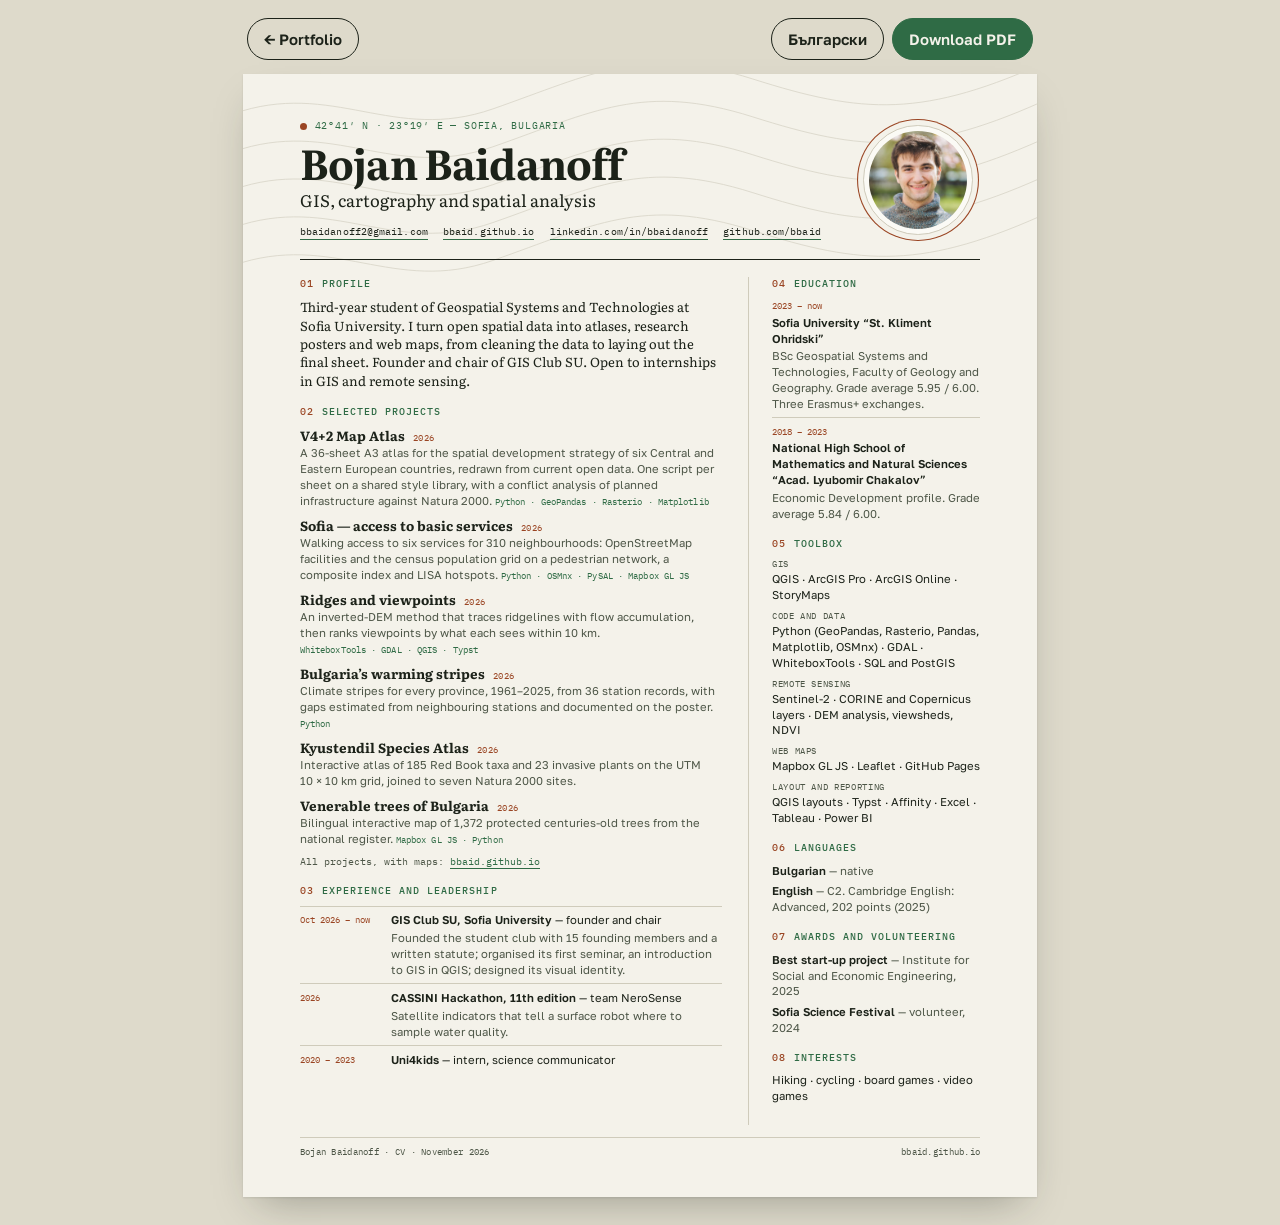
<file: cv/index.html>
<!doctype html>
<html lang="en">
<head>
<meta charset="utf-8">
<meta name="viewport" content="width=device-width, initial-scale=1">
<!-- Generated by build.py from content/en.md. Edit that file, then run: python3 build.py -->
<title>Bojan Baidanoff — CV</title>
<meta name="description" content="CV of Bojan Baidanoff: GIS, cartography and spatial analysis. Student of Geospatial Systems and Technologies at Sofia University, founder of GIS Club SU.">
<meta name="author" content="Bojan Baidanoff">
<link rel="canonical" href="https://bbaid.github.io/cv/">
<link rel="alternate" hreflang="en" href="https://bbaid.github.io/cv/">
<link rel="alternate" hreflang="bg" href="https://bbaid.github.io/bg/cv/">
<link rel="preconnect" href="https://fonts.googleapis.com">
<link rel="preconnect" href="https://fonts.gstatic.com" crossorigin>
<link href="https://fonts.googleapis.com/css2?family=Golos+Text:wght@400;500;600;700&family=IBM+Plex+Mono:wght@400;500&family=Literata:opsz,wght@7..72,400;7..72,600;7..72,700&display=swap" rel="stylesheet">
<link rel="stylesheet" href="../cv/cv.css">
</head>
<body>

<nav class="bar" aria-label="CV options">
  <a href="../">← Portfolio</a>
  <div>
    <a href="../bg/cv/" lang="bg" hreflang="bg">Български</a>
    <a class="primary" href="../CV_Bojan_GIS.pdf">Download PDF</a>
  </div>
</nav>

<main class="sheet">
  <svg class="contours" viewBox="0 0 794 235" preserveAspectRatio="none" aria-hidden="true">
    <g fill="none" stroke="currentColor" stroke-width="0.8">
      <path d="M-10 40C90 5 150 70 250 35S400 -30 510 5s170 40 300-20"/>
      <path d="M-10 78C90 43 150 108 250 73S400 8 510 43s170 40 300-20"/>
      <path d="M-10 116C90 81 150 146 250 111S400 46 510 81s170 40 300-20"/>
      <path d="M-10 154C90 119 150 184 250 149S400 84 510 119s170 40 300-20"/>
      <path d="M-10 192C90 157 150 222 250 187S400 122 510 157s170 40 300-20"/>
    </g>
  </svg>

  <header class="head">
    <div>
      <p class="eyebrow">42°41′ N · 23°19′ E — Sofia, Bulgaria</p>
      <h1>Bojan Baidanoff</h1>
      <p class="role">GIS, cartography and spatial analysis</p>
      <p class="contact">
        <a href="mailto:bbaidanoff2@gmail.com">bbaidanoff2@gmail.com</a>
        <a href="https://bbaid.github.io/">bbaid.github.io</a>
        <a href="https://www.linkedin.com/in/bbaidanoff/">linkedin.com/in/bbaidanoff</a>
        <a href="https://github.com/bbaid">github.com/bbaid</a>
      </p>
    </div>
    <div class="photo"><img src="../cv/photo.jpg" width="480" height="480" alt="Portrait of Bojan Baidanoff"></div>
  </header>

  <div class="cols">
    <div class="main">
      <section>
        <h2><span>01</span> Profile</h2>
        <p class="lead">Third-year student of Geospatial Systems and Technologies at Sofia University. I turn open spatial data into atlases, research posters and web maps, from cleaning the data to laying out the final sheet. Founder and chair of GIS Club SU. Open to internships in GIS and remote sensing.</p>
      </section>

      <section>
        <h2><span>02</span> Selected projects</h2>
        <ul class="projects">
          <li>
            <h3>V4+2 Map Atlas <small>2026</small></h3>
            <p>A 36-sheet A3 atlas for the spatial development strategy of six Central and Eastern European countries, redrawn from current open data. One script per sheet on a shared style library, with a conflict analysis of planned infrastructure against Natura 2000. <span class="tools">Python · GeoPandas · Rasterio · Matplotlib</span></p>
          </li>
          <li>
            <h3>Sofia — access to basic services <small>2026</small></h3>
            <p>Walking access to six services for 310 neighbourhoods: OpenStreetMap facilities and the census population grid on a pedestrian network, a composite index and LISA hotspots. <span class="tools">Python · OSMnx · PySAL · Mapbox GL JS</span></p>
          </li>
          <li>
            <h3>Ridges and viewpoints <small>2026</small></h3>
            <p>An inverted-DEM method that traces ridgelines with flow accumulation, then ranks viewpoints by what each sees within 10 km. <span class="tools">WhiteboxTools · GDAL · QGIS · Typst</span></p>
          </li>
          <li>
            <h3>Bulgaria’s warming stripes <small>2026</small></h3>
            <p>Climate stripes for every province, 1961–2025, from 36 station records, with gaps estimated from neighbouring stations and documented on the poster. <span class="tools">Python</span></p>
          </li>
          <li>
            <h3>Kyustendil Species Atlas <small>2026</small></h3>
            <p>Interactive atlas of 185 Red Book taxa and 23 invasive plants on the UTM 10&nbsp;×&nbsp;10&nbsp;km grid, joined to seven Natura 2000 sites.</p>
          </li>
          <li>
            <h3>Venerable trees of Bulgaria <small>2026</small></h3>
            <p>Bilingual interactive map of 1,372 protected centuries-old trees from the national register. <span class="tools">Mapbox GL JS · Python</span></p>
          </li>
        </ul>
        <p class="more">All projects, with maps: <a href="https://bbaid.github.io/">bbaid.github.io</a></p>
      </section>

      <section>
        <h2><span>03</span> Experience and leadership</h2>
        <ul class="entries">
          <li>
            <time>Oct 2026 – now</time>
            <div><b>GIS Club SU, Sofia University</b> — founder and chair
              <p>Founded the student club with 15 founding members and a written statute; organised its first seminar, an introduction to GIS in QGIS; designed its visual identity.</p></div>
          </li>
          <li>
            <time>2026</time>
            <div><b>CASSINI Hackathon, 11th edition</b> — team NeroSense
              <p>Satellite indicators that tell a surface robot where to sample water quality.</p></div>
          </li>
          <li>
            <time>2020 – 2023</time>
            <div><b>Uni4kids</b> — intern, science communicator</div>
          </li>
        </ul>
      </section>
    </div>

    <aside class="side">
      <section>
        <h2><span>04</span> Education</h2>
        <ul class="entries">
          <li>
            <time>2023 – now</time>
            <div><b>Sofia University “St. Kliment Ohridski”</b>
              <p>BSc Geospatial Systems and Technologies, Faculty of Geology and Geography. Grade average 5.95 / 6.00. Three Erasmus+ exchanges.</p></div>
          </li>
          <li>
            <time>2018 – 2023</time>
            <div><b>National High School of Mathematics and Natural Sciences “Acad. Lyubomir Chakalov”</b>
              <p>Economic Development profile. Grade average 5.84 / 6.00.</p></div>
          </li>
        </ul>
      </section>

      <section>
        <h2><span>05</span> Toolbox</h2>
        <dl class="toolbox">
          <div><dt>GIS</dt><dd>QGIS · ArcGIS Pro · ArcGIS Online · StoryMaps</dd></div>
          <div><dt>Code and data</dt><dd>Python (GeoPandas, Rasterio, Pandas, Matplotlib, OSMnx) · GDAL · WhiteboxTools · SQL and PostGIS</dd></div>
          <div><dt>Remote sensing</dt><dd>Sentinel-2 · CORINE and Copernicus layers · DEM analysis, viewsheds, NDVI</dd></div>
          <div><dt>Web maps</dt><dd>Mapbox GL JS · Leaflet · GitHub Pages</dd></div>
          <div><dt>Layout and reporting</dt><dd>QGIS layouts · Typst · Affinity · Excel · Tableau · Power BI</dd></div>
        </dl>
      </section>

      <section>
        <h2><span>06</span> Languages</h2>
        <ul class="plain">
          <li><b>Bulgarian</b> <span>— native</span></li>
          <li><b>English</b> <span>— C2. Cambridge English: Advanced, 202 points (2025)</span></li>
        </ul>
      </section>

      <section>
        <h2><span>07</span> Awards and volunteering</h2>
        <ul class="plain">
          <li><b>Best start-up project</b> <span>— Institute for Social and Economic Engineering, 2025</span></li>
          <li><b>Sofia Science Festival</b> <span>— volunteer, 2024</span></li>
        </ul>
      </section>

      <section>
        <h2><span>08</span> Interests</h2>
        <p>Hiking · cycling · board games · video games</p>
      </section>
    </aside>
  </div>

  <footer class="foot">
    <span>Bojan Baidanoff · CV · November 2026</span>
    <span>bbaid.github.io</span>
  </footer>
</main>

</body>
</html>
</file>
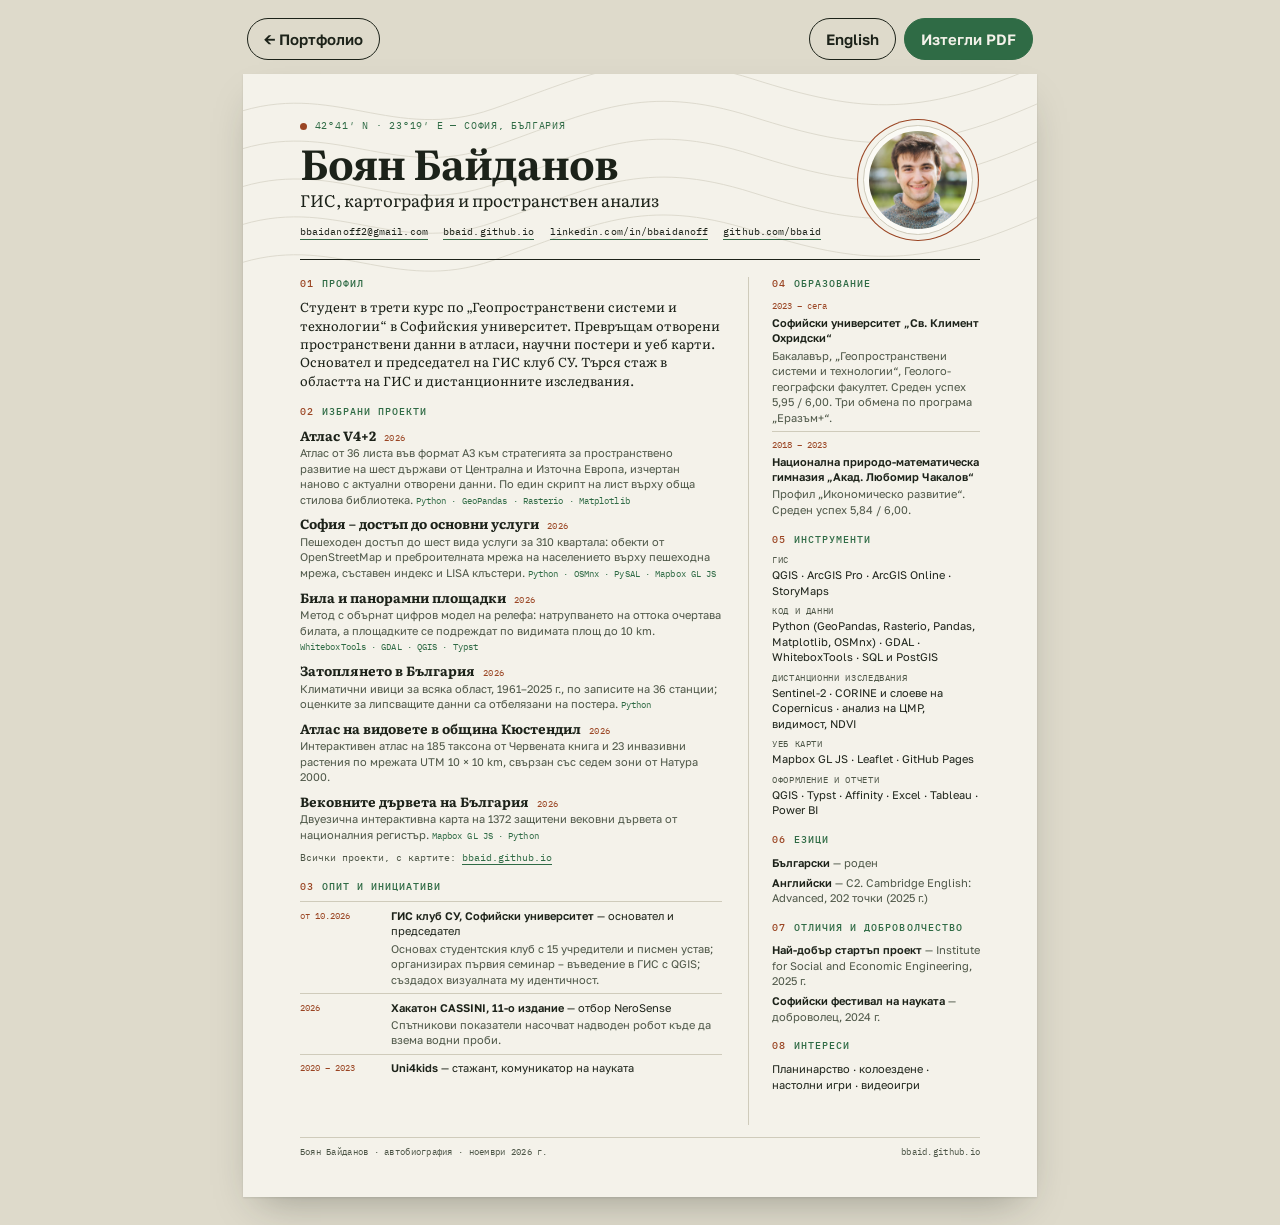
<file: bg/cv/index.html>
<!doctype html>
<html lang="bg">
<head>
<meta charset="utf-8">
<meta name="viewport" content="width=device-width, initial-scale=1">
<!-- Generated by build.py from content/bg.md. Edit that file, then run: python3 build.py -->
<title>Боян Байданов — автобиография</title>
<meta name="description" content="Автобиография на Боян Байданов: ГИС, картография и пространствен анализ. Студент по „Геопространствени системи и технологии“ в Софийския университет, основател на ГИС клуб СУ.">
<meta name="author" content="Боян Байданов">
<link rel="canonical" href="https://bbaid.github.io/bg/cv/">
<link rel="alternate" hreflang="en" href="https://bbaid.github.io/cv/">
<link rel="alternate" hreflang="bg" href="https://bbaid.github.io/bg/cv/">
<link rel="preconnect" href="https://fonts.googleapis.com">
<link rel="preconnect" href="https://fonts.gstatic.com" crossorigin>
<link href="https://fonts.googleapis.com/css2?family=Golos+Text:wght@400;500;600;700&family=IBM+Plex+Mono:wght@400;500&family=Literata:opsz,wght@7..72,400;7..72,600;7..72,700&display=swap" rel="stylesheet">
<link rel="stylesheet" href="../../cv/cv.css">
</head>
<body>

<nav class="bar" aria-label="Настройки на автобиографията">
  <a href="../../bg/">← Портфолио</a>
  <div>
    <a href="../../cv/" lang="en" hreflang="en">English</a>
    <a class="primary" href="../../CV_Bojan_GIS_BG.pdf">Изтегли PDF</a>
  </div>
</nav>

<main class="sheet sheet-compact">
  <svg class="contours" viewBox="0 0 794 235" preserveAspectRatio="none" aria-hidden="true">
    <g fill="none" stroke="currentColor" stroke-width="0.8">
      <path d="M-10 40C90 5 150 70 250 35S400 -30 510 5s170 40 300-20"/>
      <path d="M-10 78C90 43 150 108 250 73S400 8 510 43s170 40 300-20"/>
      <path d="M-10 116C90 81 150 146 250 111S400 46 510 81s170 40 300-20"/>
      <path d="M-10 154C90 119 150 184 250 149S400 84 510 119s170 40 300-20"/>
      <path d="M-10 192C90 157 150 222 250 187S400 122 510 157s170 40 300-20"/>
    </g>
  </svg>

  <header class="head">
    <div>
      <p class="eyebrow">42°41′ N · 23°19′ E — София, България</p>
      <h1>Боян Байданов</h1>
      <p class="role">ГИС, картография и пространствен анализ</p>
      <p class="contact">
        <a href="mailto:bbaidanoff2@gmail.com">bbaidanoff2@gmail.com</a>
        <a href="https://bbaid.github.io/">bbaid.github.io</a>
        <a href="https://www.linkedin.com/in/bbaidanoff/">linkedin.com/in/bbaidanoff</a>
        <a href="https://github.com/bbaid">github.com/bbaid</a>
      </p>
    </div>
    <div class="photo"><img src="../../cv/photo.jpg" width="480" height="480" alt="Портрет на Боян Байданов"></div>
  </header>

  <div class="cols">
    <div class="main">
      <section>
        <h2><span>01</span> Профил</h2>
        <p class="lead">Студент в трети курс по „Геопространствени системи и технологии“ в Софийския университет. Превръщам отворени пространствени данни в атласи, научни постери и уеб карти. Основател и председател на ГИС клуб СУ. Търся стаж в областта на ГИС и дистанционните изследвания.</p>
      </section>

      <section>
        <h2><span>02</span> Избрани проекти</h2>
        <ul class="projects">
          <li>
            <h3>Атлас V4+2 <small>2026</small></h3>
            <p>Атлас от 36 листа във формат А3 към стратегията за пространствено развитие на шест държави от Централна и Източна Европа, изчертан наново с актуални отворени данни. По един скрипт на лист върху обща стилова библиотека. <span class="tools">Python · GeoPandas · Rasterio · Matplotlib</span></p>
          </li>
          <li>
            <h3>София – достъп до основни услуги <small>2026</small></h3>
            <p>Пешеходен достъп до шест вида услуги за 310 квартала: обекти от OpenStreetMap и преброителната мрежа на населението върху пешеходна мрежа, съставен индекс и LISA клъстери. <span class="tools">Python · OSMnx · PySAL · Mapbox GL JS</span></p>
          </li>
          <li>
            <h3>Била и панорамни площадки <small>2026</small></h3>
            <p>Метод с обърнат цифров модел на релефа: натрупването на оттока очертава билата, а площадките се подреждат по видимата площ до 10&nbsp;km. <span class="tools">WhiteboxTools · GDAL · QGIS · Typst</span></p>
          </li>
          <li>
            <h3>Затоплянето в България <small>2026</small></h3>
            <p>Климатични ивици за всяка област, 1961–2025&nbsp;г., по записите на 36 станции; оценките за липсващите данни са отбелязани на постера. <span class="tools">Python</span></p>
          </li>
          <li>
            <h3>Атлас на видовете в община Кюстендил <small>2026</small></h3>
            <p>Интерактивен атлас на 185 таксона от Червената книга и 23 инвазивни растения по мрежата UTM 10&nbsp;×&nbsp;10&nbsp;km, свързан със седем зони от Натура 2000.</p>
          </li>
          <li>
            <h3>Вековните дървета на България <small>2026</small></h3>
            <p>Двуезична интерактивна карта на 1372 защитени вековни дървета от националния регистър. <span class="tools">Mapbox GL JS · Python</span></p>
          </li>
        </ul>
        <p class="more">Всички проекти, с картите: <a href="https://bbaid.github.io/">bbaid.github.io</a></p>
      </section>

      <section>
        <h2><span>03</span> Опит и инициативи</h2>
        <ul class="entries">
          <li>
            <time>от 10.2026</time>
            <div><b>ГИС клуб СУ, Софийски университет</b> — основател и председател
              <p>Основах студентския клуб с 15 учредители и писмен устав; организирах първия семинар – въведение в ГИС с QGIS; създадох визуалната му идентичност.</p></div>
          </li>
          <li>
            <time>2026</time>
            <div><b>Хакатон CASSINI, 11-о издание</b> — отбор NeroSense
              <p>Спътникови показатели насочват надводен робот къде да взема водни проби.</p></div>
          </li>
          <li>
            <time>2020 – 2023</time>
            <div><b>Uni4kids</b> — стажант, комуникатор на науката</div>
          </li>
        </ul>
      </section>
    </div>

    <aside class="side">
      <section>
        <h2><span>04</span> Образование</h2>
        <ul class="entries">
          <li>
            <time>2023 – сега</time>
            <div><b>Софийски университет „Св. Климент Охридски“</b>
              <p>Бакалавър, „Геопространствени системи и технологии“, Геолого-географски факултет. Среден успех 5,95 / 6,00. Три обмена по програма „Еразъм+“.</p></div>
          </li>
          <li>
            <time>2018 – 2023</time>
            <div><b>Национална природо-математическа гимназия „Акад. Любомир Чакалов“</b>
              <p>Профил „Икономическо развитие“. Среден успех 5,84 / 6,00.</p></div>
          </li>
        </ul>
      </section>

      <section>
        <h2><span>05</span> Инструменти</h2>
        <dl class="toolbox">
          <div><dt>ГИС</dt><dd>QGIS · ArcGIS Pro · ArcGIS Online · StoryMaps</dd></div>
          <div><dt>Код и данни</dt><dd>Python (GeoPandas, Rasterio, Pandas, Matplotlib, OSMnx) · GDAL · WhiteboxTools · SQL и PostGIS</dd></div>
          <div><dt>Дистанционни изследвания</dt><dd>Sentinel-2 · CORINE и слоеве на Copernicus · анализ на ЦМР, видимост, NDVI</dd></div>
          <div><dt>Уеб карти</dt><dd>Mapbox GL JS · Leaflet · GitHub Pages</dd></div>
          <div><dt>Оформление и отчети</dt><dd>QGIS · Typst · Affinity · Excel · Tableau · Power BI</dd></div>
        </dl>
      </section>

      <section>
        <h2><span>06</span> Езици</h2>
        <ul class="plain">
          <li><b>Български</b> <span>— роден</span></li>
          <li><b>Английски</b> <span>— C2. Cambridge English: Advanced, 202 точки (2025&nbsp;г.)</span></li>
        </ul>
      </section>

      <section>
        <h2><span>07</span> Отличия и доброволчество</h2>
        <ul class="plain">
          <li><b>Най-добър стартъп проект</b> <span>— Institute for Social and Economic Engineering, 2025&nbsp;г.</span></li>
          <li><b>Софийски фестивал на науката</b> <span>— доброволец, 2024&nbsp;г.</span></li>
        </ul>
      </section>

      <section>
        <h2><span>08</span> Интереси</h2>
        <p>Планинарство · колоездене · настолни игри · видеоигри</p>
      </section>
    </aside>
  </div>

  <footer class="foot">
    <span>Боян Байданов · автобиография · ноември 2026&nbsp;г.</span>
    <span>bbaid.github.io</span>
  </footer>
</main>

</body>
</html>
</file>
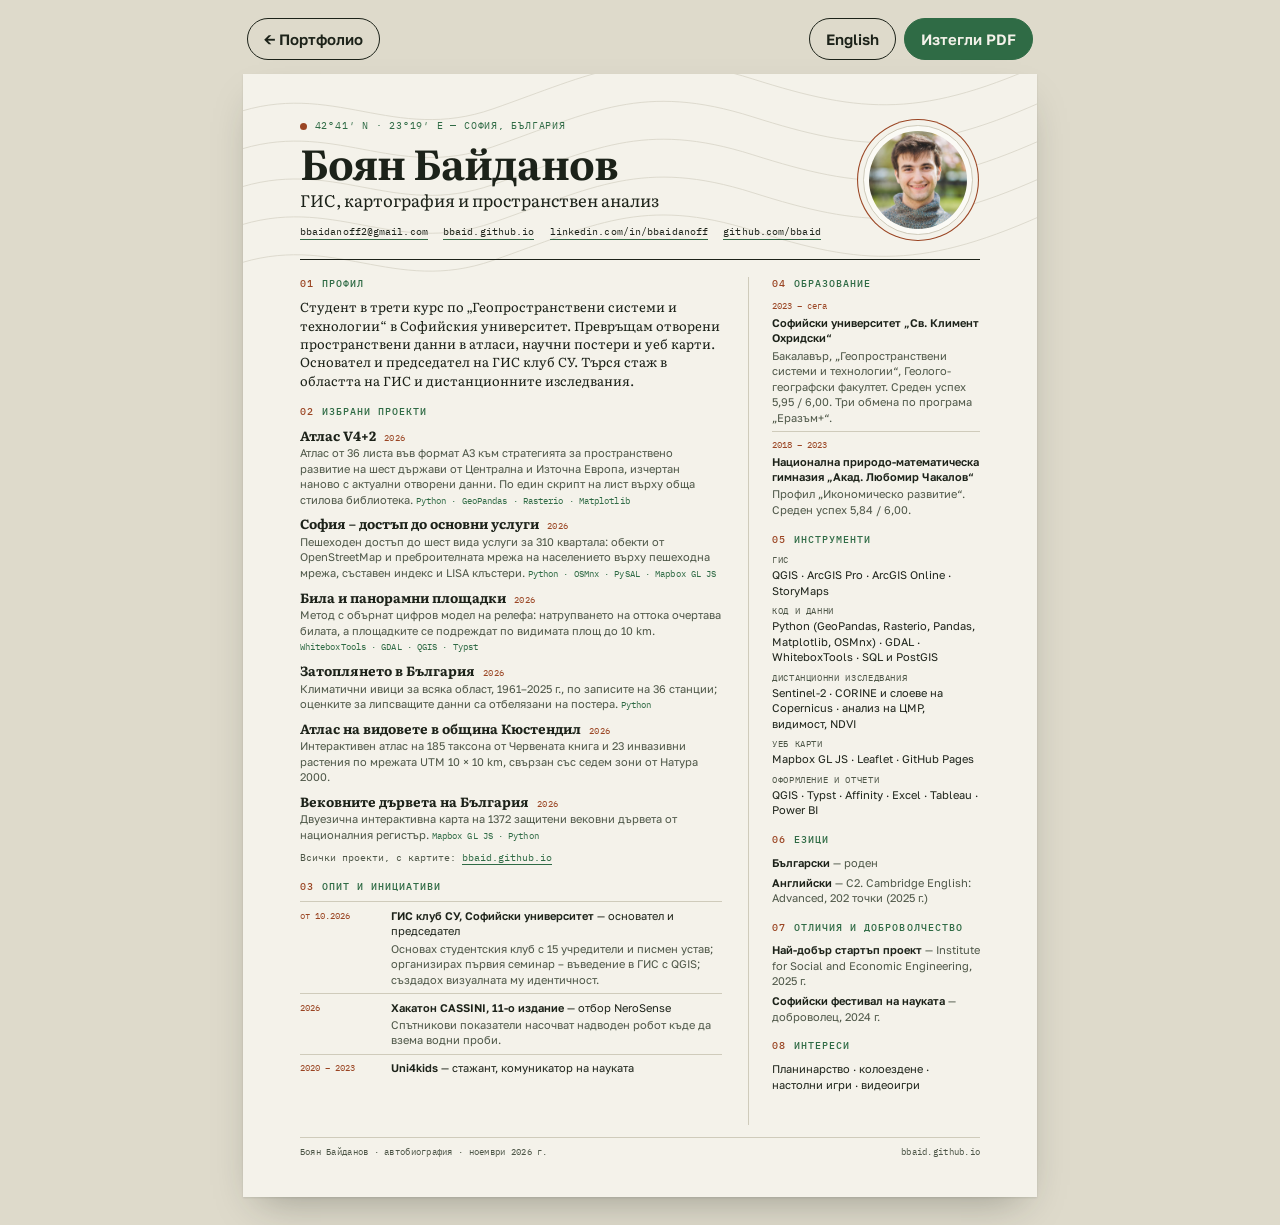
<file: cv/bg.html>
<!doctype html>
<html lang="bg">
<head>
<meta charset="utf-8">
<meta http-equiv="refresh" content="0; url=../bg/cv/">
<link rel="canonical" href="../bg/cv/">
<title>CV</title>
</head>
<body><p><a href="../bg/cv/">../bg/cv/</a></p></body>
</html>
</file>
<file: assets/css/style.css>
/* ─────────────────────────────────────────────────────────
   Bojan Baidanoff — portfolio
   Cartographic editorial: paper tones, serif display,
   mono coordinates. Light and dark themes.
   ───────────────────────────────────────────────────────── */

:root {
  --paper: #f4f2ea;
  --paper-2: #ebe8dc;
  --surface: #fbfaf5;
  --ink: #1c2219;
  --muted: #535c4c;
  --line: #d3cfbf;
  --accent: #2f6b45;
  --accent-ink: #f4f2ea;
  --rust: #9a4523;
  --shadow: 0 1px 2px rgb(28 34 25 / 6%), 0 12px 32px -12px rgb(28 34 25 / 18%);
  --header-bg: rgb(244 242 234 / 82%);

  /* GIS Club SU palette (constant in both themes) */
  --club-navy: #1f244a;
  --club-900: #28345c;
  --club-700: #224e80;
  --club-300: #8fb0db;
  --club-mist: #e3e3e3;

  --serif: "Literata", Georgia, "Times New Roman", serif;
  --sans: "Golos Text", system-ui, -apple-system, "Segoe UI", Roboto, sans-serif;
  --mono: "IBM Plex Mono", ui-monospace, "SFMono-Regular", Menlo, monospace;

  --wrap: 1200px;
  --gutter: clamp(16px, 4vw, 40px);
  --radius: 6px;
  color-scheme: light;
}

@media (prefers-color-scheme: dark) {
  :root:not([data-theme="light"]) {
    --paper: #141a15;
    --paper-2: #19211a;
    --surface: #1d261e;
    --ink: #eef0e6;
    --muted: #a9b5a1;
    --line: #2f3b30;
    --accent: #9fd0a8;
    --accent-ink: #14201a;
    --rust: #e89a74;
    --shadow: 0 1px 2px rgb(0 0 0 / 30%), 0 12px 32px -12px rgb(0 0 0 / 60%);
    --header-bg: rgb(20 26 21 / 82%);
    color-scheme: dark;
  }
}
:root[data-theme="dark"] {
  --paper: #141a15;
  --paper-2: #19211a;
  --surface: #1d261e;
  --ink: #eef0e6;
  --muted: #a9b5a1;
  --line: #2f3b30;
  --accent: #9fd0a8;
  --accent-ink: #14201a;
  --rust: #e89a74;
  --shadow: 0 1px 2px rgb(0 0 0 / 30%), 0 12px 32px -12px rgb(0 0 0 / 60%);
  --header-bg: rgb(20 26 21 / 82%);
  color-scheme: dark;
}

/* ── Base ── */
*, *::before, *::after { box-sizing: border-box; }
html { scroll-behavior: smooth; scroll-padding-top: 76px; -webkit-text-size-adjust: 100%; }
body {
  margin: 0;
  background: var(--paper);
  color: var(--ink);
  font-family: var(--sans);
  font-size: 17px;
  line-height: 1.6;
  -webkit-font-smoothing: antialiased;
  overflow-x: hidden;
}
img { display: block; max-width: 100%; height: auto; }
a { color: var(--accent); text-underline-offset: 3px; text-decoration-thickness: 1px; }
a:hover { text-decoration-thickness: 2px; }
p { margin: 0 0 1em; }
h1, h2, h3 { font-family: var(--serif); font-weight: 700; line-height: 1.12; margin: 0; letter-spacing: -0.01em; text-wrap: balance; }
button { font: inherit; color: inherit; }
:focus-visible { outline: 2px solid var(--accent); outline-offset: 3px; border-radius: 3px; }
.mono { font-family: var(--mono); font-weight: 400; letter-spacing: 0.02em; }
.wrap { width: 100%; max-width: calc(var(--wrap) + 2 * var(--gutter)); margin: 0 auto; padding: 0 var(--gutter); }

.skip { position: absolute; left: -999px; top: 8px; background: var(--ink); color: var(--paper); padding: 8px 14px; border-radius: 4px; z-index: 100; }
.skip:focus { left: 8px; }

/* ── Header ── */
.site-header {
  position: sticky; top: 0; z-index: 50;
  background: var(--header-bg);
  backdrop-filter: saturate(1.4) blur(12px);
  -webkit-backdrop-filter: saturate(1.4) blur(12px);
  border-bottom: 1px solid var(--line);
}
.header-row { display: flex; align-items: center; gap: 20px; min-height: 60px; }
.brand { display: inline-flex; align-items: center; gap: 10px; color: var(--ink); text-decoration: none; font-family: var(--serif); font-weight: 700; font-size: 18px; white-space: nowrap; }
.brand-mark { width: 26px; height: 26px; flex: none; }
.brand-mark path { fill: none; stroke: var(--accent); stroke-width: 2.2; stroke-linecap: round; }
.brand-mark path:nth-child(2) { opacity: 0.5; }
.brand-mark circle { fill: var(--rust); }
.nav { display: flex; gap: 4px; margin-left: auto; overflow-x: auto; scrollbar-width: none; }
.nav::-webkit-scrollbar { display: none; }
.nav a { color: var(--muted); text-decoration: none; font-size: 15px; font-weight: 500; padding: 8px 12px; border-radius: 999px; white-space: nowrap; transition: color 0.15s, background 0.15s; }
.nav a:hover, .nav a.is-current { color: var(--ink); background: var(--paper-2); }
.lang { flex: none; display: inline-flex; gap: 2px; padding: 3px; border: 1px solid var(--line); border-radius: 999px; }
.lang a { display: grid; place-items: center; min-width: 36px; height: 30px; padding: 0 9px; border-radius: 999px; font-family: var(--mono); font-size: 12.5px; letter-spacing: 0.04em; color: var(--muted); text-decoration: none; transition: color 0.15s, background 0.15s; }
.lang a:hover { color: var(--ink); background: var(--paper-2); }
.lang a[aria-current="true"] { background: var(--ink); color: var(--paper); }
.theme-toggle { flex: none; width: 38px; height: 38px; display: grid; place-items: center; background: none; border: 1px solid var(--line); border-radius: 50%; cursor: pointer; }
.theme-toggle svg { width: 18px; height: 18px; }
.theme-toggle circle { fill: none; stroke: var(--ink); stroke-width: 1.6; }
.theme-toggle .half { fill: var(--ink); }
.theme-toggle:hover { background: var(--paper-2); }

/* ── Shared bits ── */
.eyebrow { font-family: var(--mono); font-size: 13px; letter-spacing: 0.08em; text-transform: uppercase; color: var(--accent); margin: 0 0 16px; display: flex; align-items: center; gap: 10px; }
.eyebrow .mono { color: var(--rust); }
.eyebrow .dot { width: 8px; height: 8px; border-radius: 50%; background: var(--rust); flex: none; }
.kicker { font-family: var(--mono); font-size: 12.5px; letter-spacing: 0.07em; text-transform: uppercase; color: var(--accent); margin: 0 0 8px; }

.btn {
  display: inline-flex; align-items: center; justify-content: center;
  min-height: 46px; padding: 10px 20px;
  border: 1px solid var(--ink); border-radius: 999px;
  color: var(--ink); background: transparent;
  font-weight: 600; font-size: 15.5px; text-decoration: none;
  transition: transform 0.15s, background 0.15s, color 0.15s;
}
.btn:hover { background: var(--ink); color: var(--paper); transform: translateY(-1px); }
.btn-primary { background: var(--accent); border-color: var(--accent); color: var(--accent-ink); }
.btn-primary:hover { background: var(--ink); border-color: var(--ink); color: var(--paper); }
.btn-ghost { border-color: var(--line); color: var(--muted); }
.cta-row { display: flex; flex-wrap: wrap; gap: 12px; }

.tags { list-style: none; display: flex; flex-wrap: wrap; gap: 6px; margin: 14px 0 0; padding: 0; }
.tags li { font-family: var(--mono); font-size: 12px; color: var(--muted); border: 1px solid var(--line); border-radius: 999px; padding: 3px 10px; white-space: nowrap; }

.mini-facts { display: grid; grid-template-columns: repeat(3, minmax(0, auto)); justify-content: start; gap: 8px 24px; margin: 14px 0 0; }
.mini-facts div { display: flex; flex-direction: column; }
.mini-facts dt { font-family: var(--serif); font-weight: 700; font-size: 26px; line-height: 1.1; color: var(--accent); }
.mini-facts dd { margin: 0; font-size: 13.5px; color: var(--muted); }

/* ── Hero ── */
.hero { position: relative; padding: clamp(40px, 7vw, 88px) 0 clamp(36px, 5vw, 64px); overflow: hidden; }
.hero-contours { position: absolute; inset: 0; width: 100%; height: 100%; color: var(--line); opacity: 0.7; pointer-events: none; }
.hero-grid { position: relative; display: grid; grid-template-columns: minmax(0, 1.05fr) minmax(0, 1fr); gap: clamp(28px, 5vw, 64px); align-items: center; }
.hero h1 { font-size: clamp(44px, 7.2vw, 88px); line-height: 1; letter-spacing: -0.025em; margin-bottom: 22px; }
.hero-lead { font-family: var(--serif); font-size: clamp(21px, 2.4vw, 28px); line-height: 1.32; margin-bottom: 16px; max-width: 26ch; text-wrap: balance; }
.hero-sub { color: var(--muted); max-width: 46ch; margin-bottom: 28px; }

.hero-map { margin: 0; }
.frame { position: relative; display: block; width: 100%; padding: 10px; background: var(--surface); border: 1px solid var(--line); border-radius: var(--radius); box-shadow: var(--shadow); cursor: zoom-in; transform: rotate(1.2deg); transition: transform 0.35s cubic-bezier(.2,.7,.2,1); }
.frame:hover { transform: rotate(0deg) scale(1.01); }
.frame img { width: 100%; border-radius: 2px; background: #fff; }
.tick { position: absolute; width: 14px; height: 14px; border: 0 solid var(--rust); }
.tick.tl { top: -6px; left: -6px; border-top-width: 2px; border-left-width: 2px; }
.tick.tr { top: -6px; right: -6px; border-top-width: 2px; border-right-width: 2px; }
.tick.bl { bottom: -6px; left: -6px; border-bottom-width: 2px; border-left-width: 2px; }
.tick.br { bottom: -6px; right: -6px; border-bottom-width: 2px; border-right-width: 2px; }
.hero-map figcaption { margin-top: 16px; font-size: 14px; color: var(--muted); display: flex; gap: 10px; align-items: baseline; }
.hero-map figcaption .mono { color: var(--rust); font-size: 12px; flex: none; }

.facts { position: relative; display: grid; grid-template-columns: repeat(4, minmax(0, 1fr)); gap: 0; margin: clamp(40px, 6vw, 72px) 0 0; border-top: 1px solid var(--ink); }
.facts div { padding: 18px 20px 0 0; }
.facts div + div { padding-left: 20px; border-left: 1px solid var(--line); }
.facts dt { font-family: var(--serif); font-weight: 700; font-size: clamp(30px, 3.6vw, 44px); line-height: 1.05; }
.facts dd { margin: 6px 0 0; font-size: 14.5px; line-height: 1.4; color: var(--muted); }

/* ── Sections ── */
.section { padding: clamp(56px, 8vw, 104px) 0; }
.section-alt { background: var(--paper-2); }
.section-head { max-width: 760px; margin-bottom: clamp(28px, 4vw, 48px); }
.section-head h2, .contact h2 { font-size: clamp(32px, 4.4vw, 52px); }
.section-lead { margin: 16px 0 0; font-size: 19px; color: var(--muted); max-width: 60ch; }
.sub-head { font-size: 22px; margin: 0 0 16px; display: flex; flex-wrap: wrap; align-items: baseline; gap: 12px; }
.sub-head .mono { font-size: 12.5px; color: var(--muted); text-transform: uppercase; letter-spacing: 0.07em; }

/* ── Featured project ── */
.feature { padding: clamp(18px, 3vw, 36px); background: var(--surface); border: 1px solid var(--line); border-radius: var(--radius); box-shadow: var(--shadow); }
.feature-head { display: grid; grid-template-columns: minmax(0, 1.25fr) minmax(0, 1fr); gap: clamp(20px, 4vw, 56px); align-items: end; }
.shot { display: block; width: 100%; padding: 0; border: 1px solid var(--line); border-radius: 4px; background: #fff; overflow: hidden; cursor: zoom-in; }
.shot img { width: 100%; transition: transform 0.5s cubic-bezier(.2,.7,.2,1); }
.shot:hover img { transform: scale(1.03); }
.feature-body h3 { font-size: clamp(28px, 3.2vw, 40px); margin-bottom: 14px; }
.feature-body p { color: var(--muted); }
.feature-body p:last-child { margin-bottom: 0; }
.feature-aside .mini-facts { margin-top: 0; }
.feature-aside .method { font-size: 15px; color: var(--muted); margin: 16px 0 0; }
.feature-aside .method b { color: var(--ink); }

/* ── Atlas book ──
   Pages are leaves hinged on the spine. A leaf carries one page on its
   front and one on its back; turning it rotates it 180° about the spine.
   On narrow screens each page is its own leaf and the book shows one page. */
.book-wrap {
  --atlas: #6f2e8c;
  --atlas-deep: #4e1868;
  --atlas-tint: #cdb8dc;
  --atlas-ink: #2a2236;
  margin-top: clamp(22px, 3vw, 36px);
  padding: clamp(40px, 6vw, 64px) 12px 22px;
  background: radial-gradient(120% 90% at 50% 0%, var(--paper) 0%, var(--paper-2) 70%);
  border: 1px solid var(--line);
  border-radius: 4px;
  overflow: clip;
}
.book {
  --pw: min(calc((100vw - 2 * var(--gutter) - 110px) / 2), 500px, calc((100dvh - 290px) / 1.4142));
  --u: calc(var(--pw) / 100);
  --turn: 0.9s;
  position: relative;
  width: calc(var(--pw) * 2);
  height: calc(var(--pw) * 1.4142);
  margin: 0 auto;
  transition: transform var(--turn) cubic-bezier(0.645, 0.045, 0.355, 1);
  touch-action: pan-y;
  -webkit-user-select: none; user-select: none;
  -webkit-tap-highlight-color: transparent;
}
.book[data-mode="single"] { --pw: min(calc(100vw - 2 * var(--gutter) - 28px), 460px, calc((100dvh - 270px) / 1.4142)); width: var(--pw); }
.book[data-mode="spread"][data-state="front"] { transform: translateX(-25%); }
.book[data-mode="spread"][data-state="back"] { transform: translateX(25%); }
.book:focus-visible { outline-offset: 10px; }
.book-stage { position: absolute; inset: 0; perspective: 3000px; cursor: pointer; }

.leaf {
  position: absolute; top: 0; left: 50%; width: 50%; height: 100%;
  transform-origin: left center;
  transform-style: preserve-3d;
  transition: transform var(--turn) cubic-bezier(0.645, 0.045, 0.355, 1);
}
.book[data-mode="single"] .leaf { left: 0; width: 100%; }
.leaf.is-flipped { transform: rotateY(-180deg); }
@media (hover: hover) {
  .book[data-mode="spread"] .leaf.is-next:not(.is-turning):hover { transform: rotateY(-9deg); }
  .book[data-mode="spread"] .leaf.is-prev:not(.is-turning):hover { transform: rotateY(-171deg); }
}

.face {
  position: absolute; inset: 0; margin: 0; overflow: hidden;
  background: #fff; color: var(--atlas-ink);
  backface-visibility: hidden; -webkit-backface-visibility: hidden;
  box-shadow: 0 0 0 1px rgb(42 34 54 / 14%), 0 16px 28px -14px rgb(20 16 28 / 45%);
}
.face.back { transform: rotateY(180deg); }
.face img { width: 100%; height: 100%; object-fit: cover; -webkit-user-drag: none; pointer-events: none; }
/* Gutter shadow at the spine, and a passing shade while the leaf turns. */
.face::after { content: ""; position: absolute; inset: 0; pointer-events: none; background: linear-gradient(to right, rgb(20 16 28 / 20%), rgb(20 16 28 / 5%) 4%, rgb(20 16 28 / 0%) 10%); }
.face.back::after { background: linear-gradient(to left, rgb(20 16 28 / 20%), rgb(20 16 28 / 5%) 4%, rgb(20 16 28 / 0%) 10%); }
.book[data-mode="single"] .face::after { background: linear-gradient(to right, rgb(20 16 28 / 10%), rgb(20 16 28 / 0%) 5%); }
.face::before { content: ""; position: absolute; inset: 0; z-index: 2; pointer-events: none; background: rgb(20 16 28); opacity: 0; }
.leaf.is-turning .face::before { animation: turn-shade var(--turn) ease-in-out; }
@keyframes turn-shade { 0%, 100% { opacity: 0; } 50% { opacity: 0.22; } }

/* Cover and text pages are set in units of the page width, so they scale with the book. */
.page-cover { display: flex; flex-direction: column; padding: calc(var(--u) * 9) calc(var(--u) * 8) calc(var(--u) * 7); background: linear-gradient(160deg, var(--atlas) 0%, var(--atlas-deep) 100%); color: #fff; font-family: var(--sans); }
.page-cover p { margin: 0; position: relative; }
.cover-art { position: absolute; inset: 0; width: 100%; height: 100%; opacity: 0.16; }
.cover-kicker { font-size: calc(var(--u) * 2.25); font-weight: 600; letter-spacing: 0.14em; text-transform: uppercase; line-height: 1.7; color: var(--atlas-tint); }
.cover-title { margin-top: calc(var(--u) * 10) !important; font-size: calc(var(--u) * 12.5); font-weight: 700; line-height: 1.02; letter-spacing: -0.02em; }
.cover-title b { display: block; font-size: calc(var(--u) * 24); font-weight: 700; letter-spacing: -0.04em; line-height: 0.95; }
.cover-sub { margin-top: calc(var(--u) * 5) !important; font-size: calc(var(--u) * 3.5); line-height: 1.35; max-width: 22em; }
.cover-sub span { display: block; margin-top: calc(var(--u) * 1.2); color: var(--atlas-tint); }
.cover-foot { margin-top: auto !important; display: flex; justify-content: space-between; gap: 1em; padding-top: calc(var(--u) * 3); border-top: 1px solid rgb(255 255 255 / 35%); font-size: calc(var(--u) * 2.5); font-weight: 600; }

.page-text { display: flex; flex-direction: column; padding: calc(var(--u) * 11) calc(var(--u) * 9) calc(var(--u) * 8); font-family: var(--sans); }
.page-text p { margin: 0; }
.pt-kicker { font-size: calc(var(--u) * 2.3); font-weight: 600; letter-spacing: 0.12em; text-transform: uppercase; color: var(--atlas); }
.pt-gap { margin-top: calc(var(--u) * 7) !important; }
.pt-title { font-size: calc(var(--u) * 8.5); font-weight: 700; letter-spacing: -0.02em; line-height: 1.1; margin: calc(var(--u) * 1.5) 0 calc(var(--u) * 5) !important; padding-bottom: calc(var(--u) * 3.5); border-bottom: calc(var(--u) * 0.5) solid var(--atlas); }
.pt-toc { margin: 0; }
.pt-toc div { display: flex; align-items: baseline; justify-content: space-between; gap: 1em; padding: calc(var(--u) * 2.1) 0; border-bottom: 1px dotted #c9c1d3; font-size: calc(var(--u) * 3.3); line-height: 1.25; }
.pt-toc dd { margin: 0; font-weight: 600; white-space: nowrap; }
.pt-body { font-size: calc(var(--u) * 3.4); line-height: 1.45; }
.pt-small { font-size: calc(var(--u) * 2.5); line-height: 1.5; color: #5b5566; margin-top: calc(var(--u) * 2) !important; }
.pt-note { margin-top: auto !important; font-size: calc(var(--u) * 2.6); line-height: 1.45; color: #5b5566; }

.book-bar { display: flex; align-items: center; justify-content: center; gap: 14px; margin-top: clamp(40px, 5vw, 56px); }
.book-btn { flex: none; width: 46px; height: 46px; display: grid; place-items: center; background: var(--surface); border: 1px solid var(--ink); border-radius: 50%; cursor: pointer; transition: background 0.15s, color 0.15s; }
.book-btn svg { width: 20px; height: 20px; fill: none; stroke: currentColor; stroke-width: 2; stroke-linecap: round; stroke-linejoin: round; }
.book-btn:hover:not(:disabled) { background: var(--ink); color: var(--paper); }
.book-btn:disabled { border-color: var(--line); color: var(--line); cursor: default; }
.book-label { margin: 0; width: min(58vw, 470px); min-height: 2.9em; display: grid; place-items: center; text-align: center; font-family: var(--mono); font-size: 13px; line-height: 1.45; letter-spacing: 0.02em; color: var(--ink); }
.book-actions { display: flex; flex-wrap: wrap; justify-content: center; gap: 4px 28px; margin: 6px 0 0; }
.book-actions .more { align-self: auto; }
.book-hint { margin: 10px 0 0; text-align: center; font-size: 13.5px; color: var(--muted); }

/* Before the script runs (or without it), the pages are a strip you can scroll sideways. */
.book-pages { list-style: none; margin: 0; padding: 0 0 12px; display: flex; gap: 16px; height: 100%; overflow-x: auto; scroll-snap-type: x mandatory; }
.book-pages > .page { position: relative; flex: none; width: var(--pw); height: 100%; overflow: hidden; scroll-snap-align: center; background: #fff; color: var(--atlas-ink); box-shadow: 0 0 0 1px rgb(42 34 54 / 14%); }
.book-pages > .page-cover { background: linear-gradient(160deg, var(--atlas) 0%, var(--atlas-deep) 100%); color: #fff; }
.book-pages img { width: 100%; height: 100%; object-fit: cover; }
html:not(.js) .book-bar, html:not(.js) [data-book-zoom], html:not(.js) .book-hint { display: none; }

/* ── Filters ── */
.filters { display: flex; flex-wrap: wrap; gap: 8px; margin: clamp(32px, 5vw, 56px) 0 24px; }
.chip { min-height: 40px; padding: 6px 16px; border: 1px solid var(--line); border-radius: 999px; background: transparent; color: var(--muted); font-size: 14.5px; font-weight: 500; cursor: pointer; transition: all 0.15s; }
.chip:hover { border-color: var(--ink); color: var(--ink); }
.chip.is-active { background: var(--ink); border-color: var(--ink); color: var(--paper); }

/* ── Project grid ── */
.grid { display: grid; grid-template-columns: repeat(auto-fill, minmax(min(100%, 340px), 1fr)); gap: clamp(18px, 2.4vw, 28px); }
.card { display: flex; flex-direction: column; background: var(--surface); border: 1px solid var(--line); border-radius: var(--radius); overflow: hidden; transition: transform 0.25s, box-shadow 0.25s, border-color 0.25s; }
.card:hover { transform: translateY(-3px); box-shadow: var(--shadow); border-color: color-mix(in srgb, var(--ink) 30%, var(--line)); }
.card[hidden] { display: none; }
.card-media { position: relative; display: block; width: 100%; aspect-ratio: 3 / 2; padding: 0; border: 0; border-bottom: 1px solid var(--line); background: #fff; overflow: hidden; cursor: zoom-in; }
.card-media img { width: 100%; height: 100%; object-fit: cover; transition: transform 0.6s cubic-bezier(.2,.7,.2,1); }
.card-media.media-top img { object-position: top; }
.card-media:hover img { transform: scale(1.04); }
.card-media::after { content: attr(data-label); position: absolute; right: 10px; bottom: 10px; font-family: var(--mono); font-size: 11.5px; letter-spacing: 0.05em; text-transform: uppercase; color: #f4f2ea; background: rgb(28 34 25 / 82%); padding: 4px 10px; border-radius: 999px; opacity: 0; transform: translateY(4px); transition: opacity 0.2s, transform 0.2s; }
.card-media:hover::after, .card-media:focus-visible::after { opacity: 1; transform: none; }
.card-body { display: flex; flex-direction: column; flex: 1; padding: 20px 22px 22px; }
.card-body h3 { font-size: 23px; margin-bottom: 10px; }
.card-body p { font-size: 15.5px; line-height: 1.55; color: var(--muted); margin: 0; }
.card-body .kicker { color: var(--accent); margin-bottom: 8px; font-size: 12px; }
.card-body .tags { margin-top: auto; padding-top: 16px; }
.more { align-self: flex-start; margin-top: 14px; padding: 6px 0; min-height: 32px; background: none; border: 0; border-bottom: 1px solid var(--accent); color: var(--accent); font-size: 14.5px; font-weight: 600; cursor: zoom-in; }
.more:hover { border-bottom-width: 2px; }

/* The last card runs the full row on wide screens so the grid ends flush. */
@media (min-width: 1160px) {
  .card-wide { grid-column: 1 / -1; flex-direction: row; }
  .card-wide .card-media { width: 46%; aspect-ratio: auto; min-height: 300px; border-bottom: 0; border-right: 1px solid var(--line); }
  .card-wide .card-body { justify-content: center; padding: 32px 40px; }
  .card-wide .card-body h3 { font-size: 28px; }
  .card-wide .card-body p { max-width: 54ch; }
}

/* ── Earlier work strip ── */
.earlier { margin-top: clamp(40px, 6vw, 72px); padding-top: 28px; border-top: 1px solid var(--line); }
.strip { display: grid; grid-template-columns: repeat(5, minmax(0, 1fr)); gap: 16px; }
.tile { display: flex; flex-direction: column; padding: 0; background: var(--surface); border: 1px solid var(--line); border-radius: var(--radius); overflow: hidden; text-align: left; cursor: zoom-in; transition: transform 0.25s, box-shadow 0.25s; }
.tile:hover { transform: translateY(-3px); box-shadow: var(--shadow); }
.tile img { width: 100%; aspect-ratio: 4 / 3; object-fit: cover; background: #fff; border-bottom: 1px solid var(--line); }
.tile span { display: block; padding: 12px 14px 14px; font-size: 13px; line-height: 1.4; color: var(--muted); }
.tile b { display: block; font-family: var(--serif); font-size: 16px; color: var(--ink); margin-bottom: 2px; }

/* ── GIS Club SU ── */
.club { position: relative; overflow: hidden; background: var(--club-navy); color: #fff; padding: clamp(64px, 9vw, 120px) 0; }
.club-relief { position: absolute; top: -330px; right: -290px; width: 760px; height: 760px; opacity: 0.6; pointer-events: none; }
.club-relief path { stroke: var(--club-700); }
.club-wrap { position: relative; }
.club .eyebrow { color: var(--club-300); }
.club .eyebrow .mono { color: #fff; }
.club h2 { color: #fff; display: flex; flex-wrap: wrap; align-items: baseline; gap: 8px 18px; }
.club h2 .cyr { font-family: var(--sans); font-weight: 700; font-size: 0.42em; letter-spacing: 0.06em; text-transform: uppercase; color: var(--club-300); }
.club .section-lead { color: var(--club-mist); }
.club a { color: var(--club-300); }
.club :focus-visible { outline-color: #fff; }
.club-grid { display: grid; grid-template-columns: minmax(0, 1.15fr) minmax(0, 1fr); gap: clamp(32px, 5vw, 72px); align-items: start; }
.club-story p { color: var(--club-mist); max-width: 60ch; }
.club-sub { font-family: var(--sans); font-size: 13px; font-weight: 700; letter-spacing: 0.1em; text-transform: uppercase; color: var(--club-300); margin: 30px 0 14px; }
.club-goals { list-style: none; margin: 0; padding: 0; display: grid; gap: 0; }
.club-goals li { padding: 12px 0; border-top: 1px solid var(--club-900); color: var(--club-mist); }
.club-goals li:last-child { border-bottom: 1px solid var(--club-900); }
.club-goals b { color: #fff; font-weight: 600; }
.club-how { font-size: 16px; }
.club-note { margin-top: 26px; padding-left: 18px; border-left: 4px solid var(--club-300); font-size: 15.5px; }

.timeline { list-style: none; margin: 0 0 32px; padding: 0; display: grid; gap: 24px; }
.timeline li { padding-left: 22px; border-left: 4px solid var(--club-300); }
.timeline li.next { border-left-style: dotted; }
.timeline p { margin: 0; }
.timeline .when { font-size: clamp(22px, 2.6vw, 30px); font-weight: 700; line-height: 1.15; color: var(--club-300); }
.timeline .what { font-size: 18px; font-weight: 600; color: #fff; margin-top: 4px; }
.timeline .where { font-size: 15px; color: var(--club-mist); margin-top: 2px; }
.club-post { margin: 0; max-width: 420px; }
.club-post .shot { border-color: var(--club-900); background: var(--club-navy); }
.club-post figcaption { display: flex; align-items: center; gap: 12px; margin-top: 14px; font-size: 14px; color: var(--club-mist); }
.emblem { width: 48px; height: 48px; border-radius: 50%; border: 1px solid #fff; object-fit: cover; flex: none; }

/* ── Tutoring ── */
.tutoring { background: var(--paper-2); }
.tutor-grid { display: grid; grid-template-columns: minmax(0, 1.25fr) minmax(0, 1fr); gap: clamp(28px, 5vw, 72px); align-items: start; }
.steps { list-style: none; margin: 0; padding: 0; counter-reset: step; }
.steps li { counter-increment: step; display: grid; grid-template-columns: 52px minmax(0, 1fr); gap: 8px; align-items: start; padding: 18px 0; border-top: 1px solid var(--line); }
.steps li:last-child { border-bottom: 1px solid var(--line); }
.steps li::before { content: counter(step); font-family: var(--serif); font-weight: 700; font-size: 40px; line-height: 0.95; color: var(--accent); }
.steps p { margin: 0; color: var(--muted); }
.steps b { color: var(--ink); font-weight: 600; }
.tutor-card { padding: 26px; background: var(--surface); border: 1px solid var(--line); border-left: 3px solid var(--rust); border-radius: var(--radius); }
.tutor-card p { color: var(--muted); margin-bottom: 22px; }
.topics-block { margin-top: clamp(36px, 5vw, 60px); }
.topics { display: grid; grid-template-columns: repeat(auto-fill, minmax(min(100%, 300px), 1fr)); gap: clamp(14px, 2vw, 22px); }
.topic { display: flex; flex-direction: column; padding: 22px; background: var(--surface); border: 1px solid var(--line); border-radius: var(--radius); }
.topic h4 { font-family: var(--serif); font-weight: 700; font-size: 20px; line-height: 1.2; margin: 0 0 8px; }
.topic p { margin: 0; font-size: 15.5px; line-height: 1.55; color: var(--muted); }
.topic .topic-tools { margin-top: auto; padding-top: 14px; font-size: 12px; color: var(--accent); }

/* ── Repos ── */
.repos { display: grid; grid-template-columns: repeat(auto-fill, minmax(min(100%, 340px), 1fr)); gap: clamp(18px, 2.4vw, 28px); }
.repo { display: flex; flex-direction: column; padding: 24px; background: var(--surface); border: 1px solid var(--line); border-top: 3px solid var(--accent); border-radius: var(--radius); }
.repo-name { font-size: 13px; color: var(--rust); margin: 0 0 10px; display: flex; flex-wrap: wrap; align-items: center; gap: 8px; }
.badge { font-size: 11px; color: var(--muted); border: 1px solid var(--line); border-radius: 999px; padding: 1px 8px; letter-spacing: 0.04em; }
.repo h3 { font-size: 22px; margin-bottom: 10px; }
.repo p { font-size: 15.5px; line-height: 1.55; color: var(--muted); margin: 0; }
.repo .tags { margin-top: 16px; }
.repo .links { margin-top: auto; padding-top: 18px; display: flex; gap: 20px; }
.repo .links a { font-weight: 600; font-size: 15px; color: var(--accent); }
.repo .links a::after { content: " ↗"; font-family: var(--mono); font-size: 13px; }

/* ── About ── */
.about-grid { display: grid; grid-template-columns: minmax(0, 1.15fr) minmax(0, 1fr); gap: clamp(32px, 5vw, 72px); align-items: start; }
.lead-para { font-family: var(--serif); font-size: clamp(20px, 2.1vw, 24px); line-height: 1.4; }
.about-bio > p { max-width: 62ch; }
.about-bio .sub-head { margin-top: 36px; }
.cv { list-style: none; margin: 0; padding: 0; }
.cv li { display: grid; grid-template-columns: 116px minmax(0, 1fr); gap: 16px; padding: 14px 0; border-top: 1px solid var(--line); font-size: 15.5px; line-height: 1.5; color: var(--muted); }
.cv li:last-child { border-bottom: 1px solid var(--line); }
.cv b { color: var(--ink); font-weight: 600; }
.cv-when { font-size: 12.5px; color: var(--rust); padding-top: 3px; }
.langs { margin-top: 20px; font-size: 15.5px; color: var(--muted); }
.langs b { color: var(--ink); }

.about-side { display: grid; gap: 24px; }
.toolbox, .ai-note { padding: 26px; background: var(--surface); border: 1px solid var(--line); border-radius: var(--radius); }
.toolbox dl { margin: 0; }
.toolbox dl div { padding: 12px 0; border-top: 1px solid var(--line); }
.toolbox dl div:first-child { border-top: 0; padding-top: 0; }
.toolbox dl div:last-child { padding-bottom: 0; }
.toolbox dt { font-family: var(--mono); font-size: 12px; letter-spacing: 0.07em; text-transform: uppercase; color: var(--accent); margin-bottom: 4px; }
.toolbox dd { margin: 0; font-size: 15.5px; line-height: 1.5; }
.ai-note { border-left: 3px solid var(--rust); }
.ai-note ol { margin: 0; padding-left: 20px; display: grid; gap: 10px; font-size: 15.5px; line-height: 1.5; color: var(--muted); }
.ai-note b { color: var(--ink); font-weight: 600; }

/* ── Contact + footer ── */
.contact { padding: clamp(64px, 9vw, 120px) 0; border-top: 1px solid var(--line); }
.contact-wrap { max-width: calc(860px + 2 * var(--gutter)); }
.contact .section-lead { margin-bottom: 28px; }
.contact .btn { overflow-wrap: anywhere; }
.site-footer { border-top: 1px solid var(--line); padding: 22px 0 28px; font-size: 14px; color: var(--muted); }
.footer-row { display: flex; flex-wrap: wrap; justify-content: space-between; gap: 8px 24px; }
.footer-row p { margin: 0; }
.footer-row .mono { font-size: 12.5px; }

/* ── Lightbox ── */
.lightbox { width: 100vw; height: 100dvh; max-width: none; max-height: none; margin: 0; padding: 0; border: 0; background: rgb(14 18 15 / 96%); color: #eef0e6; }
.lightbox[open] { display: grid; grid-template-rows: auto minmax(0, 1fr) auto; }
.lightbox::backdrop { background: rgb(14 18 15 / 96%); }
.lb-bar { display: flex; align-items: center; justify-content: space-between; padding: 10px 14px; }
.lb-count { margin: 0; font-size: 13px; color: #a9b5a1; padding-left: 6px; }
.lb-stage { position: relative; display: grid; place-items: center; min-height: 0; padding: 0 12px; }
.lb-stage img { max-width: 100%; max-height: 100%; width: auto; height: auto; object-fit: contain; background: #fff; border-radius: 3px; min-height: 0; }
.lb-btn { width: 44px; height: 44px; display: grid; place-items: center; background: rgb(255 255 255 / 8%); border: 1px solid rgb(255 255 255 / 18%); border-radius: 50%; color: #eef0e6; cursor: pointer; }
.lb-btn:hover { background: rgb(255 255 255 / 18%); }
.lb-btn svg { width: 20px; height: 20px; fill: none; stroke: currentColor; stroke-width: 2; stroke-linecap: round; stroke-linejoin: round; }
.lb-btn:focus-visible { outline-color: #fff; }
.lb-nav { position: absolute; top: 50%; transform: translateY(-50%); z-index: 2; background: rgb(14 18 15 / 70%); }
#lbPrev { left: 14px; }
#lbNext { right: 14px; }
.lb-nav[hidden] { display: none; }
.lb-caption { margin: 0 auto; padding: 14px 20px 20px; max-width: 880px; text-align: center; font-size: 15px; line-height: 1.5; color: #d5dccd; }

/* ── Reveal on scroll ── */
.js .reveal { opacity: 0; transform: translateY(18px); transition: opacity 0.6s ease, transform 0.6s cubic-bezier(.2,.7,.2,1); }
.js .reveal.is-in { opacity: 1; transform: none; }

/* ── Responsive ── */
@media (max-width: 980px) {
  .hero-grid, .feature-head, .club-grid, .tutor-grid, .about-grid { grid-template-columns: minmax(0, 1fr); }
  .hero-lead { max-width: 30ch; }
  .frame { transform: none; }
  .strip { grid-template-columns: repeat(3, minmax(0, 1fr)); }
  .club-relief { width: 520px; height: 520px; top: -300px; right: -300px; }
  .club-post { max-width: 360px; }
}
@media (max-width: 720px) {
  body { font-size: 16.5px; }
  .brand-name { display: none; }
  .header-row { gap: 10px; }
  .nav { margin-left: 0; flex: 1; }
  .nav a { padding: 8px 10px; }
  .facts { grid-template-columns: repeat(2, minmax(0, 1fr)); }
  .facts div { padding: 16px 12px 16px 0; }
  .facts div + div { padding-left: 16px; }
  .facts div:nth-child(3) { padding-left: 0; border-left: 0; }
  .facts div:nth-child(n+3) { border-top: 1px solid var(--line); }
  .strip { grid-template-columns: repeat(2, minmax(0, 1fr)); }
  .cv li { grid-template-columns: minmax(0, 1fr); gap: 2px; }
  .lb-nav { top: auto; bottom: 10px; transform: none; }
  .cta-row .btn { flex: 1 1 auto; }
  /* Let the book use the full card width on phones. */
  .book-wrap { margin-inline: calc(-1 * clamp(18px, 3vw, 36px)); padding-inline: 0; border-inline: 0; border-radius: 0; }
  .book-label { width: auto; flex: 1; }
}

@media (prefers-reduced-motion: reduce) {
  html { scroll-behavior: auto; }
  *, *::before, *::after { transition-duration: 0.01ms !important; animation-duration: 0.01ms !important; }
  .js .reveal { opacity: 1; transform: none; }
}

@media print {
  .site-header, .theme-toggle, .lang, .filters, .lightbox, .hero-contours, .book-bar, .book-actions, .book-hint { display: none !important; }
  .js .reveal { opacity: 1; transform: none; }
  .club { background: #fff; color: #000; }
}
</file>
<file: cv/cv.css>
/* ─────────────────────────────────────────────────────────
   CV — one A4 sheet in the portfolio's style.
   On screen it sits on a desk; printing (or "Save as PDF")
   gives exactly the sheet, with no browser margins.
   ───────────────────────────────────────────────────────── */

:root {
  --paper: #f4f2ea;
  --ink: #1c2219;
  --muted: #4d5647;
  --line: #cfcbbb;
  --accent: #2f6b45;
  --rust: #9a4523;
  --serif: "Literata", Georgia, "Times New Roman", serif;
  --sans: "Golos Text", system-ui, -apple-system, "Segoe UI", Roboto, sans-serif;
  --mono: "IBM Plex Mono", ui-monospace, "SFMono-Regular", Menlo, monospace;
}

@page { size: A4; margin: 0; }

*, *::before, *::after { box-sizing: border-box; }
html { -webkit-text-size-adjust: 100%; }
body { margin: 0; background: #dedacb; color: var(--ink); font-family: var(--sans); -webkit-font-smoothing: antialiased; -webkit-print-color-adjust: exact; print-color-adjust: exact; }
a { color: inherit; text-decoration: none; }
p, ul, ol, dl, dd, h1, h2, h3 { margin: 0; padding: 0; }
ul, ol { list-style: none; }

/* ── Screen toolbar ── */
.bar { display: flex; flex-wrap: wrap; align-items: center; justify-content: space-between; gap: 10px 16px; max-width: 210mm; margin: 0 auto; padding: 18px 4px 14px; font-size: 15px; }
.bar a { display: inline-flex; align-items: center; min-height: 42px; padding: 8px 16px; border: 1px solid var(--ink); border-radius: 999px; font-weight: 600; color: var(--ink); transition: background 0.15s, color 0.15s; }
.bar a:hover { background: var(--ink); color: var(--paper); }
.bar a.primary { background: var(--accent); border-color: var(--accent); color: var(--paper); }
.bar a.primary:hover { background: var(--ink); border-color: var(--ink); }
.bar a:focus-visible { outline: 2px solid var(--accent); outline-offset: 3px; }
.bar div { display: flex; flex-wrap: wrap; gap: 8px; }

/* ── The sheet ── */
.sheet {
  position: relative; overflow: hidden;
  width: 210mm; height: 297mm; margin: 0 auto 28px;
  padding: 12mm 15mm 10mm;
  background: var(--paper);
  box-shadow: 0 1px 2px rgb(28 34 25 / 10%), 0 18px 40px -16px rgb(28 34 25 / 35%);
  font-size: 8.5pt; line-height: 1.4;
  display: flex; flex-direction: column;
}
/* Bulgarian runs longer than English, so it is set a touch smaller. */
@media print, screen and (min-width: 841px) { .sheet-compact { font-size: 8.3pt; } }
.contours { position: absolute; top: 0; left: 0; width: 100%; height: 62mm; color: var(--line); opacity: 0.75; pointer-events: none; }

/* ── Header ── */
.head { position: relative; display: flex; align-items: center; justify-content: space-between; gap: 10mm; }
.eyebrow { display: flex; align-items: center; gap: 2mm; font-family: var(--mono); font-size: 7.4pt; letter-spacing: 0.08em; text-transform: uppercase; color: var(--accent); }
.eyebrow::before { content: ""; width: 1.9mm; height: 1.9mm; border-radius: 50%; background: var(--rust); }
h1 { font-family: var(--serif); font-weight: 700; font-size: 31pt; line-height: 1.02; letter-spacing: -0.02em; margin-top: 2.2mm; }
.role { font-family: var(--serif); font-size: 12.5pt; line-height: 1.25; margin-top: 1.8mm; }
.contact { display: flex; flex-wrap: wrap; gap: 1mm 4mm; margin-top: 3.6mm; font-family: var(--mono); font-size: 7.3pt; letter-spacing: 0.01em; }
.contact a { border-bottom: 0.5pt solid var(--accent); padding-bottom: 0.2mm; }
.photo { flex: none; width: 29mm; height: 29mm; padding: 1.2mm; border-radius: 50%; background: #fbfaf5; border: 0.5pt solid var(--line); box-shadow: 0 0 0 1.3mm var(--paper), 0 0 0 calc(1.3mm + 0.8pt) var(--rust); margin-right: 2mm; }
.photo img { display: block; width: 100%; height: 100%; object-fit: cover; border-radius: 50%; }

/* ── Body: two columns ── */
.cols { position: relative; flex: 1; display: grid; grid-template-columns: minmax(0, 1.82fr) minmax(0, 1fr); gap: 7mm; margin-top: 5mm; padding-top: 4.4mm; border-top: 0.8pt solid var(--ink); }
.side { padding-left: 6mm; border-left: 0.5pt solid var(--line); }
section + section { margin-top: 4mm; }
h2 { display: flex; align-items: baseline; gap: 2.2mm; font-family: var(--mono); font-weight: 500; font-size: 7.6pt; letter-spacing: 0.1em; text-transform: uppercase; color: var(--accent); margin-bottom: 2mm; }
h2 span { color: var(--rust); }
.lead { font-family: var(--serif); font-size: 9.8pt; line-height: 1.4; }

/* Projects */
.projects li + li { margin-top: 2.1mm; }
h3 { font-family: var(--serif); font-weight: 700; font-size: 10pt; line-height: 1.25; }
h3 small { font-family: var(--mono); font-weight: 400; font-size: 7pt; letter-spacing: 0.04em; color: var(--rust); margin-left: 1.4mm; white-space: nowrap; }
.projects p, .entries p { color: var(--muted); margin-top: 0.5mm; }
.tools { font-family: var(--mono); font-size: 6.9pt; letter-spacing: 0.01em; color: var(--accent); white-space: nowrap; }
.more { margin-top: 2.2mm; font-family: var(--mono); font-size: 7.2pt; color: var(--muted); }
.more a { color: var(--accent); border-bottom: 0.5pt solid var(--accent); }

/* Dated entries */
.entries li { display: grid; grid-template-columns: 21mm minmax(0, 1fr); gap: 3mm; padding: 1.5mm 0; border-top: 0.5pt solid var(--line); }
.entries li:last-child { padding-bottom: 0; }
.entries time { font-family: var(--mono); font-size: 7pt; line-height: 1.75; color: var(--rust); }
.entries b { font-weight: 600; }
.side .entries li { grid-template-columns: minmax(0, 1fr); gap: 0; }
.side .entries li:first-child { border-top: 0; padding-top: 0; }

/* Toolbox and short lists */
.toolbox div + div { margin-top: 1.9mm; }
.toolbox dt { font-family: var(--mono); font-size: 6.9pt; letter-spacing: 0.07em; text-transform: uppercase; color: var(--muted); }
.plain li + li { margin-top: 1.2mm; }
.plain b { font-weight: 600; }
.plain span { color: var(--muted); }

.foot { position: relative; display: flex; justify-content: space-between; gap: 6mm; margin-top: 3mm; padding-top: 2.2mm; border-top: 0.5pt solid var(--line); font-family: var(--mono); font-size: 6.8pt; letter-spacing: 0.03em; color: var(--muted); }

/* ── Small screens: let the sheet reflow instead of shrinking ── */
@media screen and (max-width: 840px) {
  .bar { padding: 14px 16px 12px; }
  .sheet { width: auto; height: auto; margin: 0 0 24px; padding: 28px 20px 24px; font-size: 15.5px; line-height: 1.5; box-shadow: none; }
  .contours { height: 240px; }
  .head { align-items: flex-start; gap: 16px; }
  .eyebrow { font-size: 11.5px; }
  h1 { font-size: 40px; margin-top: 10px; }
  .role { font-size: 19px; margin-top: 8px; }
  .contact { font-size: 13px; gap: 8px 18px; margin-top: 16px; }
  .contact a { display: inline-block; padding: 4px 0; }
  .photo { width: 84px; height: 84px; padding: 3px; margin-right: 6px; box-shadow: 0 0 0 4px var(--paper), 0 0 0 5px var(--rust); }
  .cols { grid-template-columns: minmax(0, 1fr); gap: 28px; margin-top: 24px; padding-top: 22px; }
  .side { padding-left: 0; border-left: 0; }
  section + section { margin-top: 26px; }
  h2 { font-size: 12.5px; margin-bottom: 12px; }
  .lead, h3 { font-size: 18px; }
  h3 small, .tools, .more, .entries time, .toolbox dt { font-size: 12px; }
  .tools { white-space: normal; }
  .projects li + li { margin-top: 16px; }
  .entries li { grid-template-columns: minmax(0, 1fr); gap: 0; padding: 10px 0; }
  .toolbox div + div { margin-top: 10px; }
  .plain li + li { margin-top: 6px; }
  .foot { font-size: 11.5px; margin-top: 26px; padding-top: 12px; flex-wrap: wrap; }
}

@media print {
  body { background: none; }
  .bar { display: none; }
  /* Let text that does not fit run on to a second page, so it is noticed (build.py --pdf warns). */
  .sheet { margin: 0; box-shadow: none; height: auto; min-height: 297mm; overflow: visible; }
}
</file>
